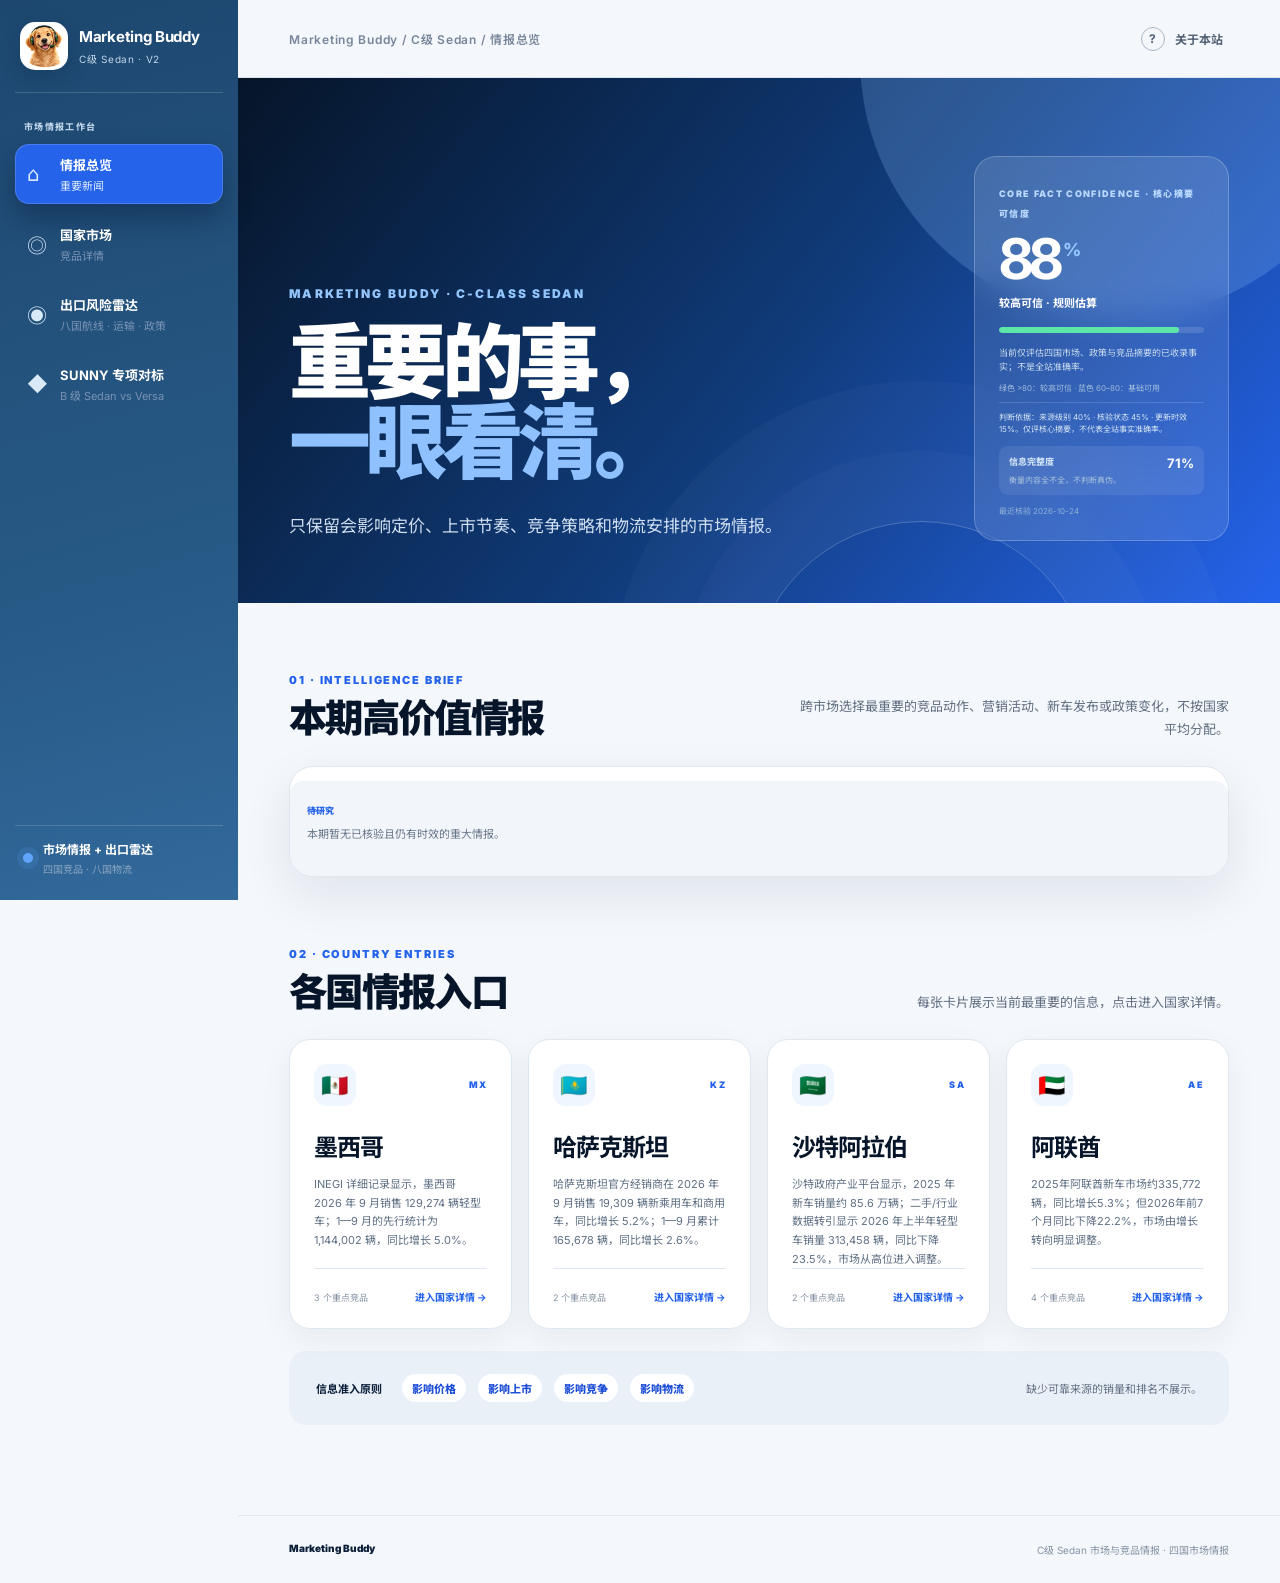
<file: index.html>
<!doctype html>
<html lang="zh-CN">
<head>
  <meta charset="utf-8">
  <meta name="viewport" content="width=device-width, initial-scale=1">
  <meta name="description" content="Marketing Buddy C级 Sedan 市场与竞品情报工作台">
  <title>Marketing Buddy · C级 Sedan</title>
  <link rel="preconnect" href="https://fonts.googleapis.com">
  <link rel="preconnect" href="https://fonts.gstatic.com" crossorigin>
  <link href="https://fonts.googleapis.com/css2?family=Inter:wght@400;500;600;700;800;900&family=Noto+Sans+SC:wght@400;500;600;700;800;900&display=swap" rel="stylesheet">
  <link rel="stylesheet" href="styles.css">
  <link rel="stylesheet" href="radar.css">
</head>
<body>
  <div class="site-shell">
    <aside class="sidebar">
      <a class="brand" href="#/overview" aria-label="Marketing Buddy 首页">
        <span class="brand-avatar"><img src="assets/marketing-buddy-golden-retriever.png" alt="Marketing Buddy 金毛标志"></span>
        <span><strong>Marketing Buddy</strong><small>C级 Sedan · V2</small></span>
      </a>

      <div class="nav-label">市场情报工作台</div>
      <nav aria-label="主要导航">
        <a class="nav-item" data-route="overview" href="#/overview"><span>⌂</span><strong>情报总览</strong><small>重要新闻</small></a>
        <a class="nav-item" data-route="markets" href="#/market/MX"><span>◎</span><strong>国家市场</strong><small>竞品详情</small></a>
        <a class="nav-item" data-route="radar" href="#/radar"><span>◉</span><strong>出口风险雷达</strong><small>八国航线 · 运输 · 政策</small></a>
        <a class="nav-item" href="reports/sunny-benchmark-mx.html"><span>◆</span><strong>SUNNY 专项对标</strong><small>B 级 Sedan vs Versa</small></a>
      </nav>

      <div class="sidebar-foot">
        <span class="version-dot"></span>
        <div><strong>市场情报 + 出口雷达</strong><small>四国竞品 · 八国物流</small></div>
      </div>
    </aside>

    <button id="drawerBackdrop" class="drawer-backdrop" aria-label="关闭导航"></button>

    <div class="workspace">
      <header class="topbar">
        <button id="mobileMenu" class="icon-button menu-button" aria-label="打开导航">☰</button>
        <div id="breadcrumb" class="breadcrumb">Marketing Buddy / C级 Sedan</div>
        <button id="helpButton" class="help-button"><span>?</span> 关于本站</button>
      </header>
      <main id="app" class="app" aria-live="polite"></main>
      <footer class="page-footer"><span>Marketing Buddy</span><p>C级 Sedan 市场与竞品情报 · 四国市场情报</p></footer>
    </div>
  </div>

  <dialog id="helpDialog" class="help-dialog">
    <button id="closeHelp" class="dialog-close" aria-label="关闭">×</button>
    <span class="dialog-kicker">ABOUT THIS REPORT</span>
    <h2>关于 Marketing Buddy</h2>
    <p>本站汇总四国 C级 Sedan 市场与竞品情报。已核验内容附原始来源；公开价格、优惠和船期会变化，请按链接复查。待复核内容仅作为研究线索。</p>
    <ul><li>不展示内部目标车型名称</li><li>不使用未经核验的销量和排名</li><li>每条正式信息保留可点击来源</li></ul>
  </dialog>

  <script src="data/public.bundle.js"></script>
  <script src="assets/radar-land.js"></script>
  <script src="data/radar.bundle.js"></script>
  <script src="radar.js"></script>
  <script src="app.js"></script>
</body>
</html>
</file>
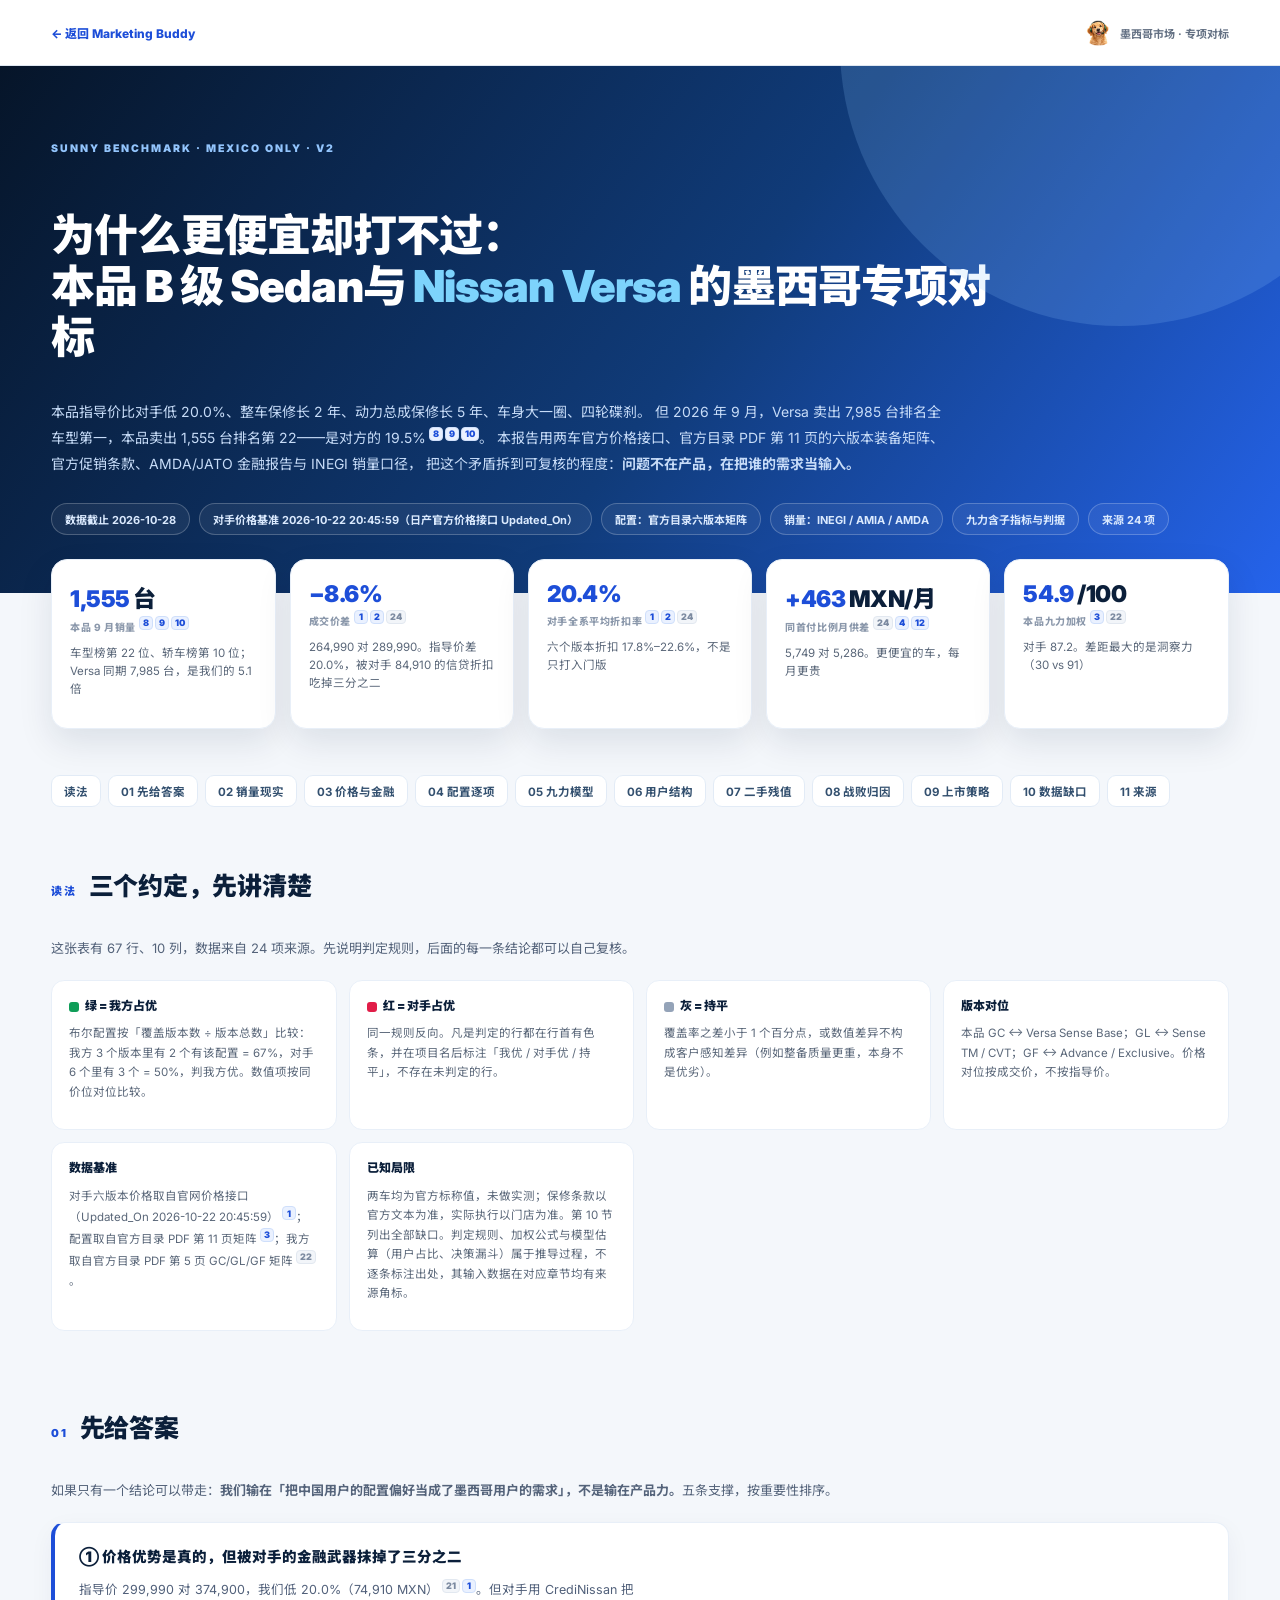
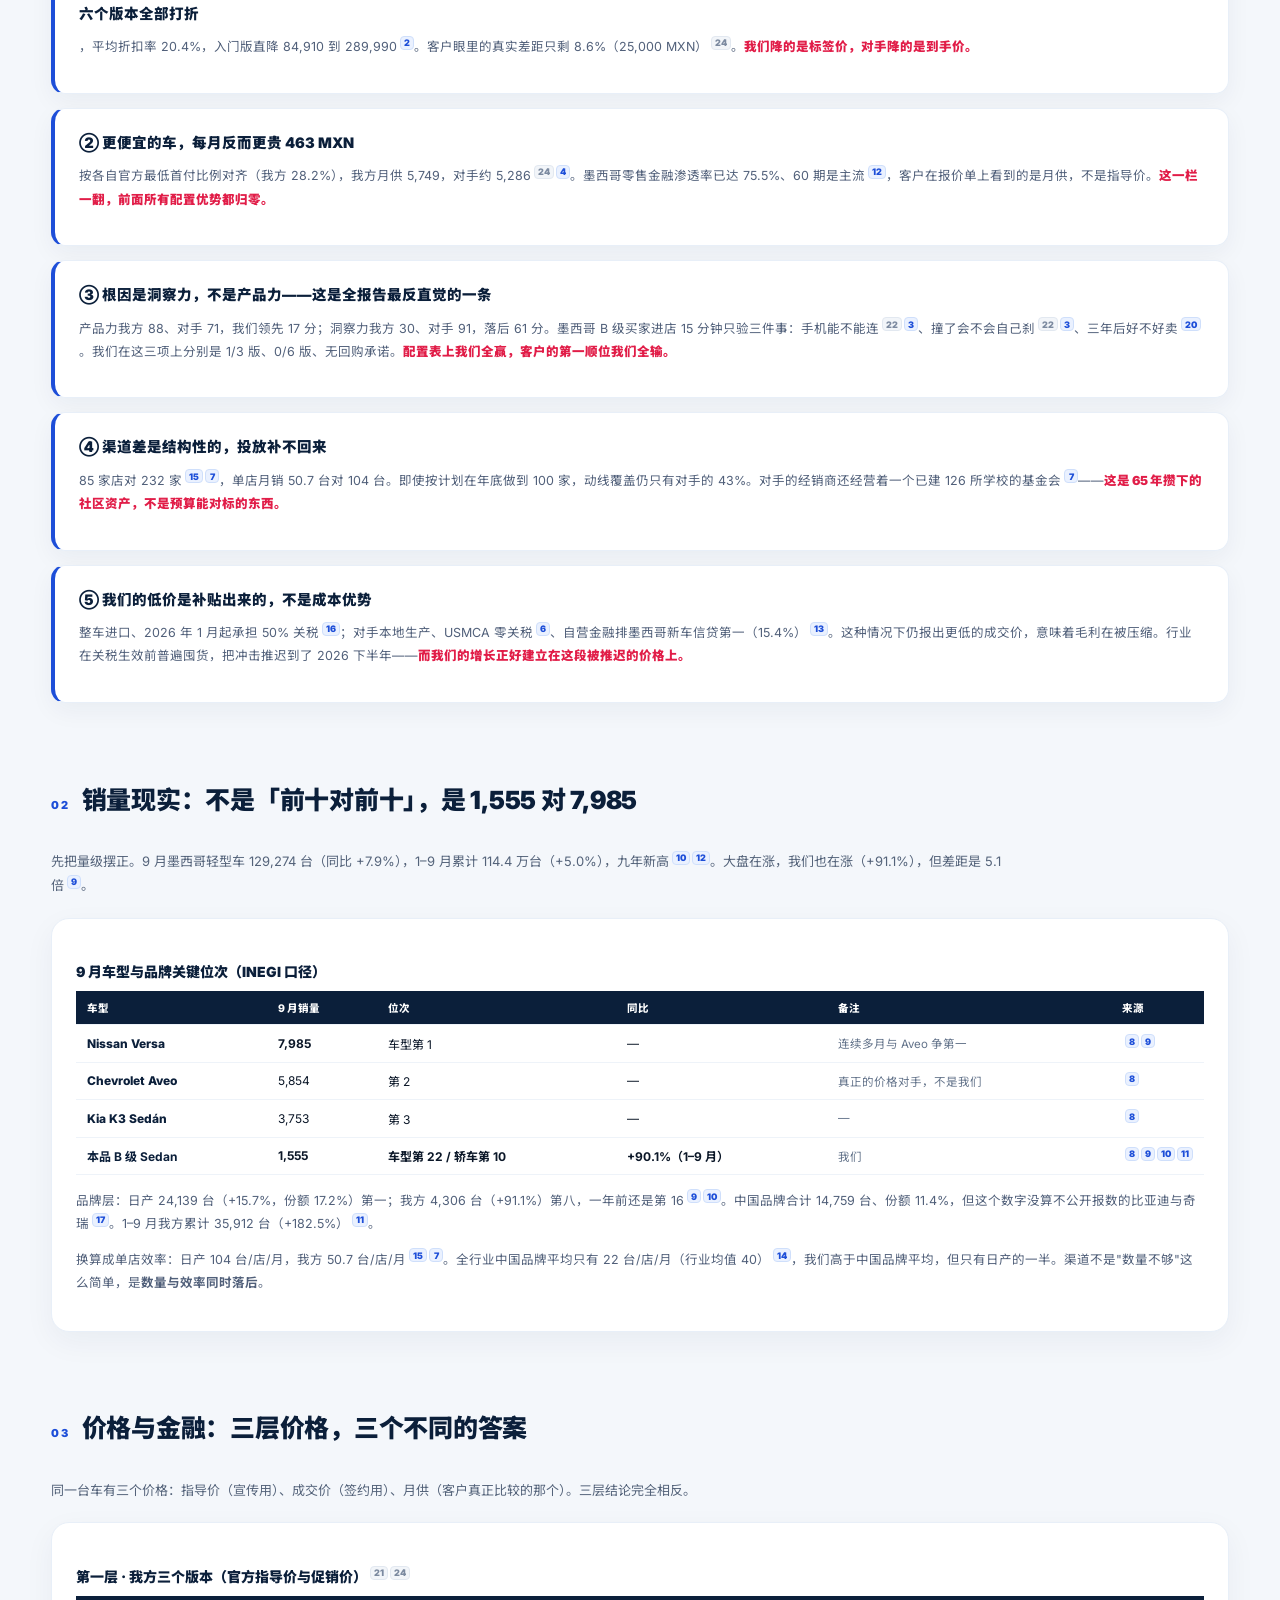
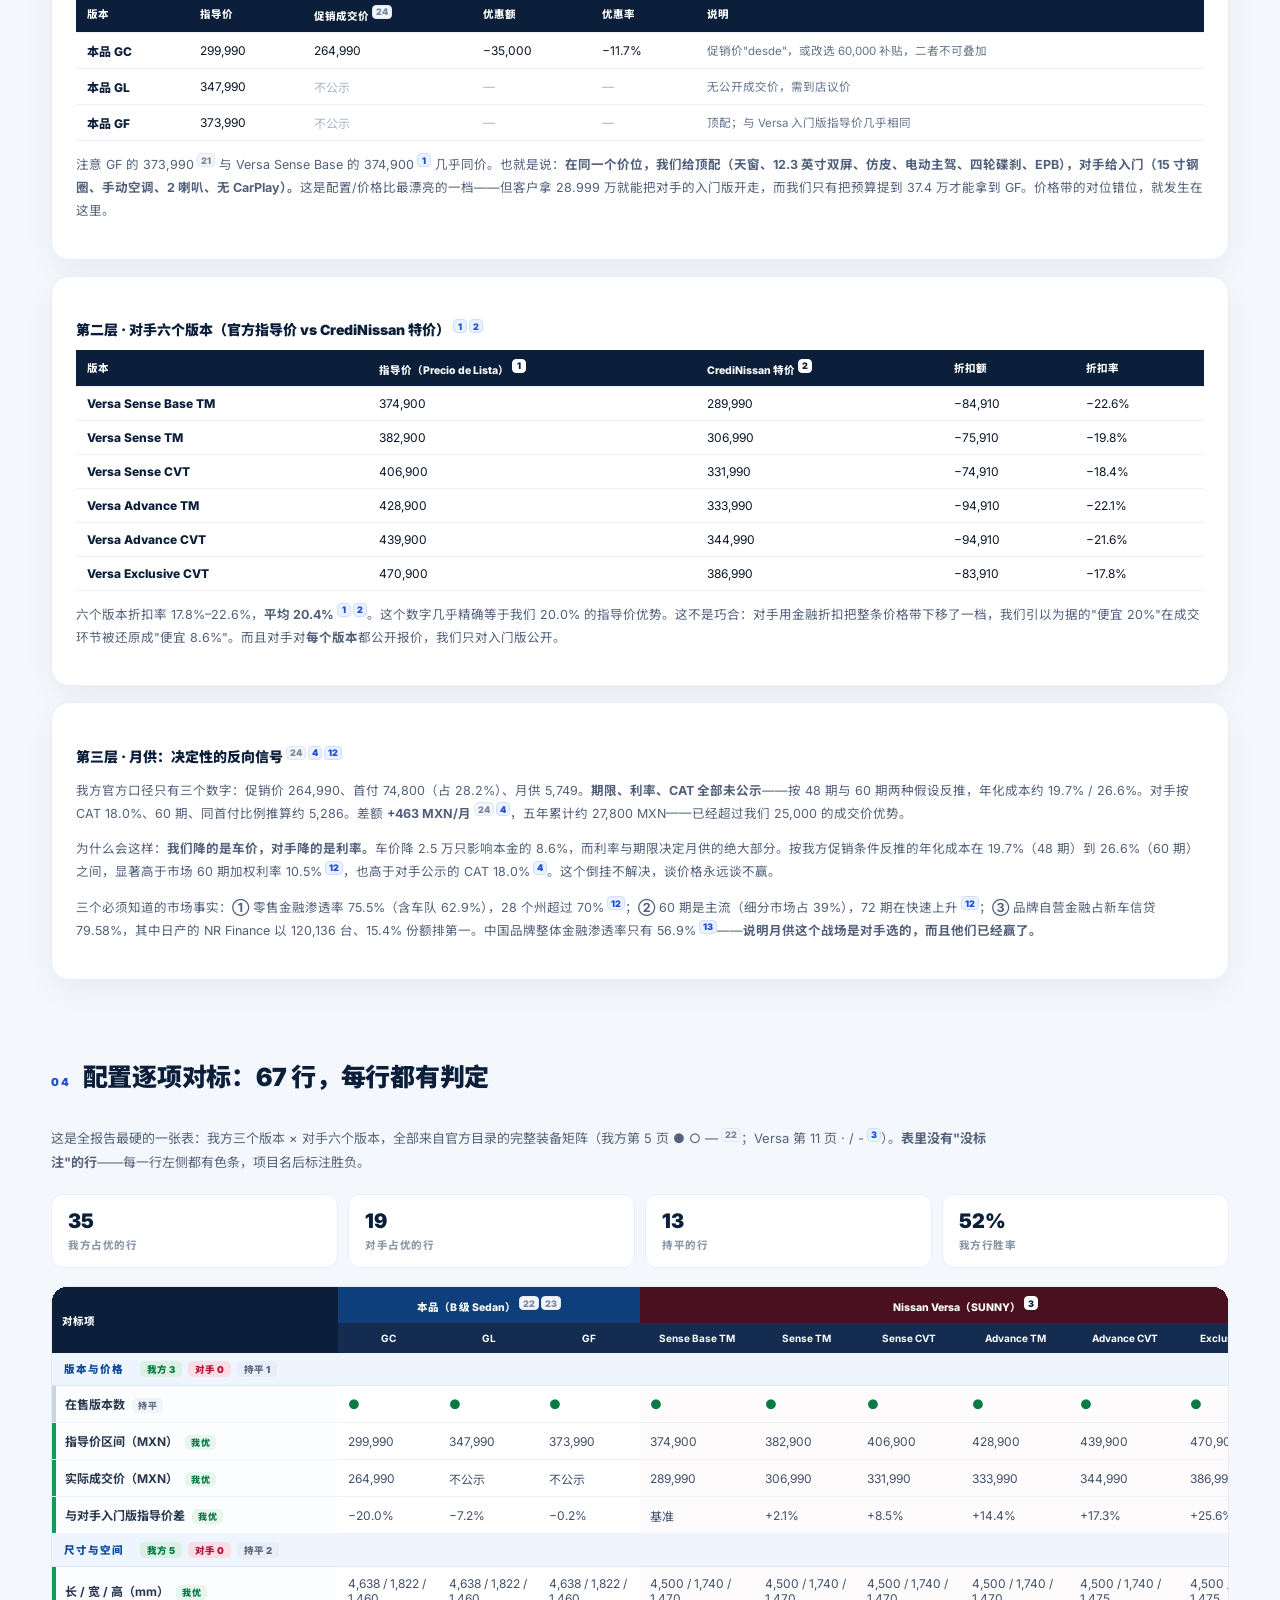
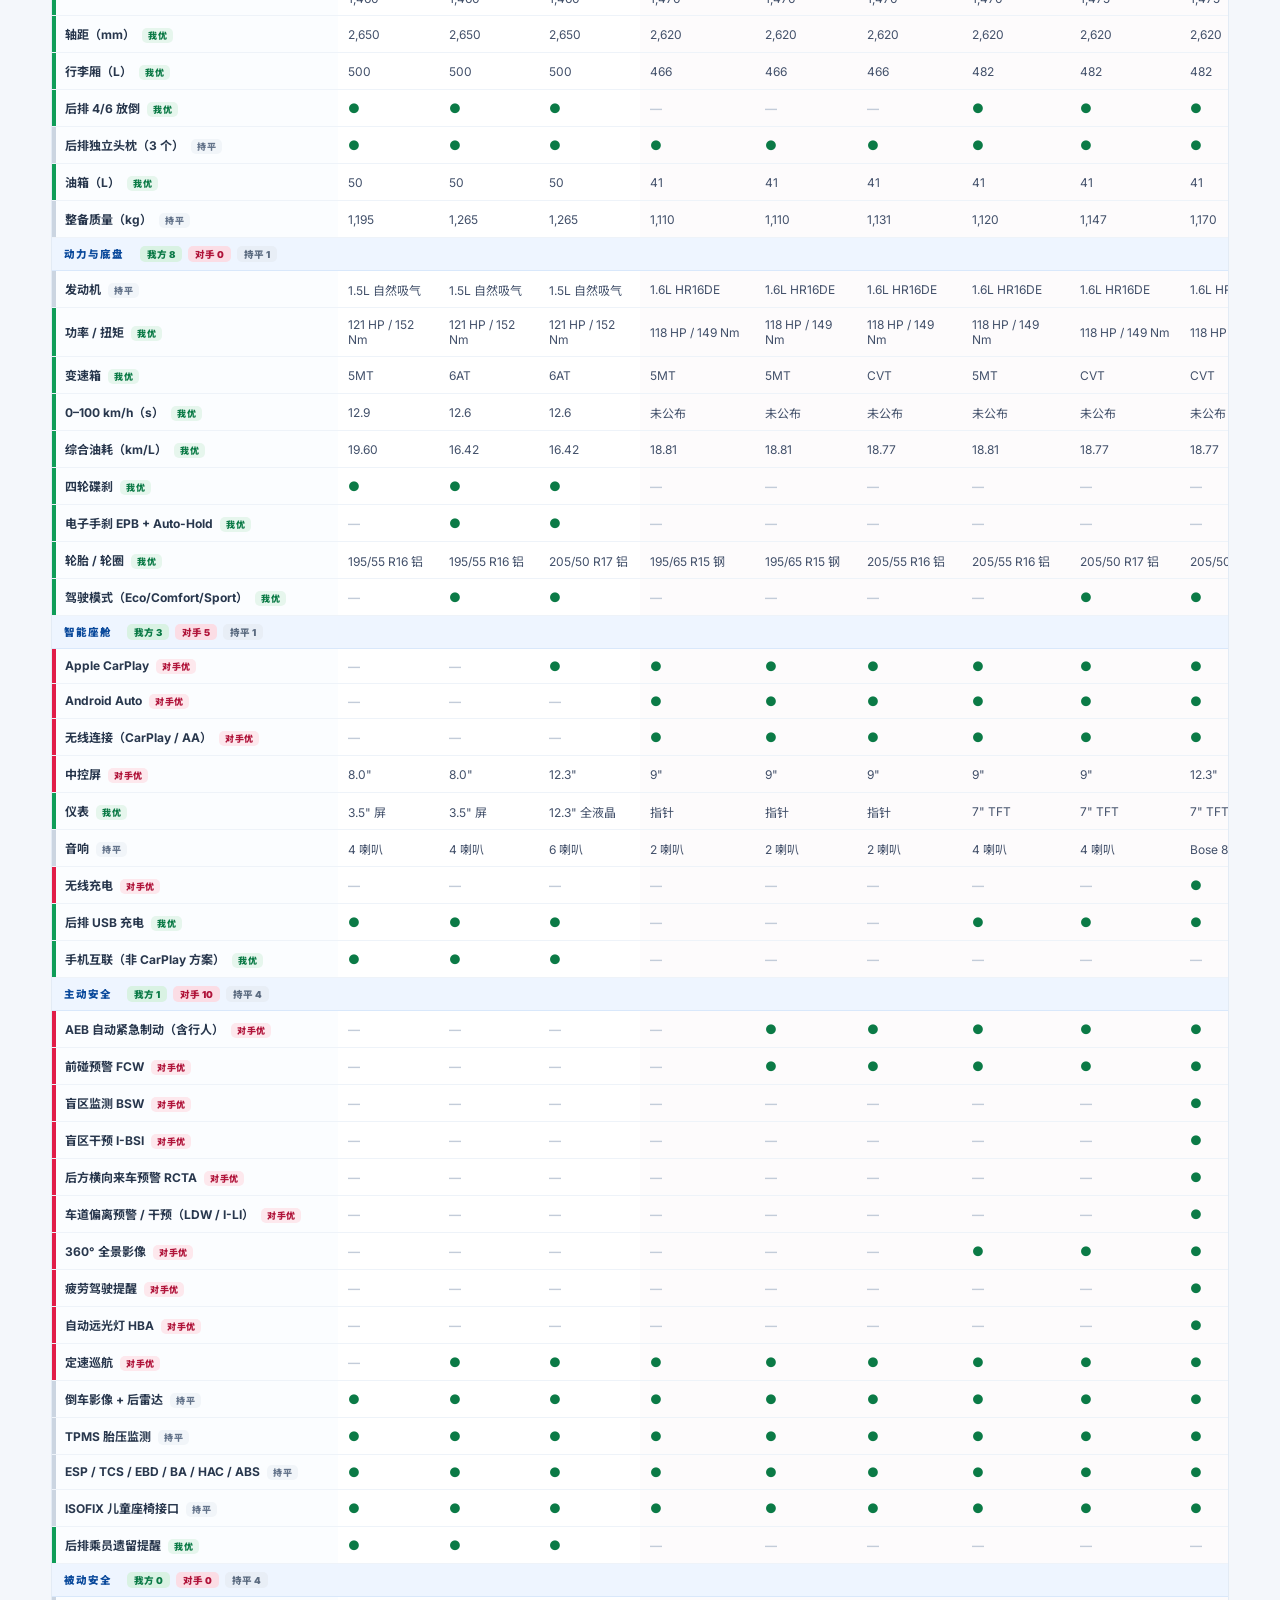
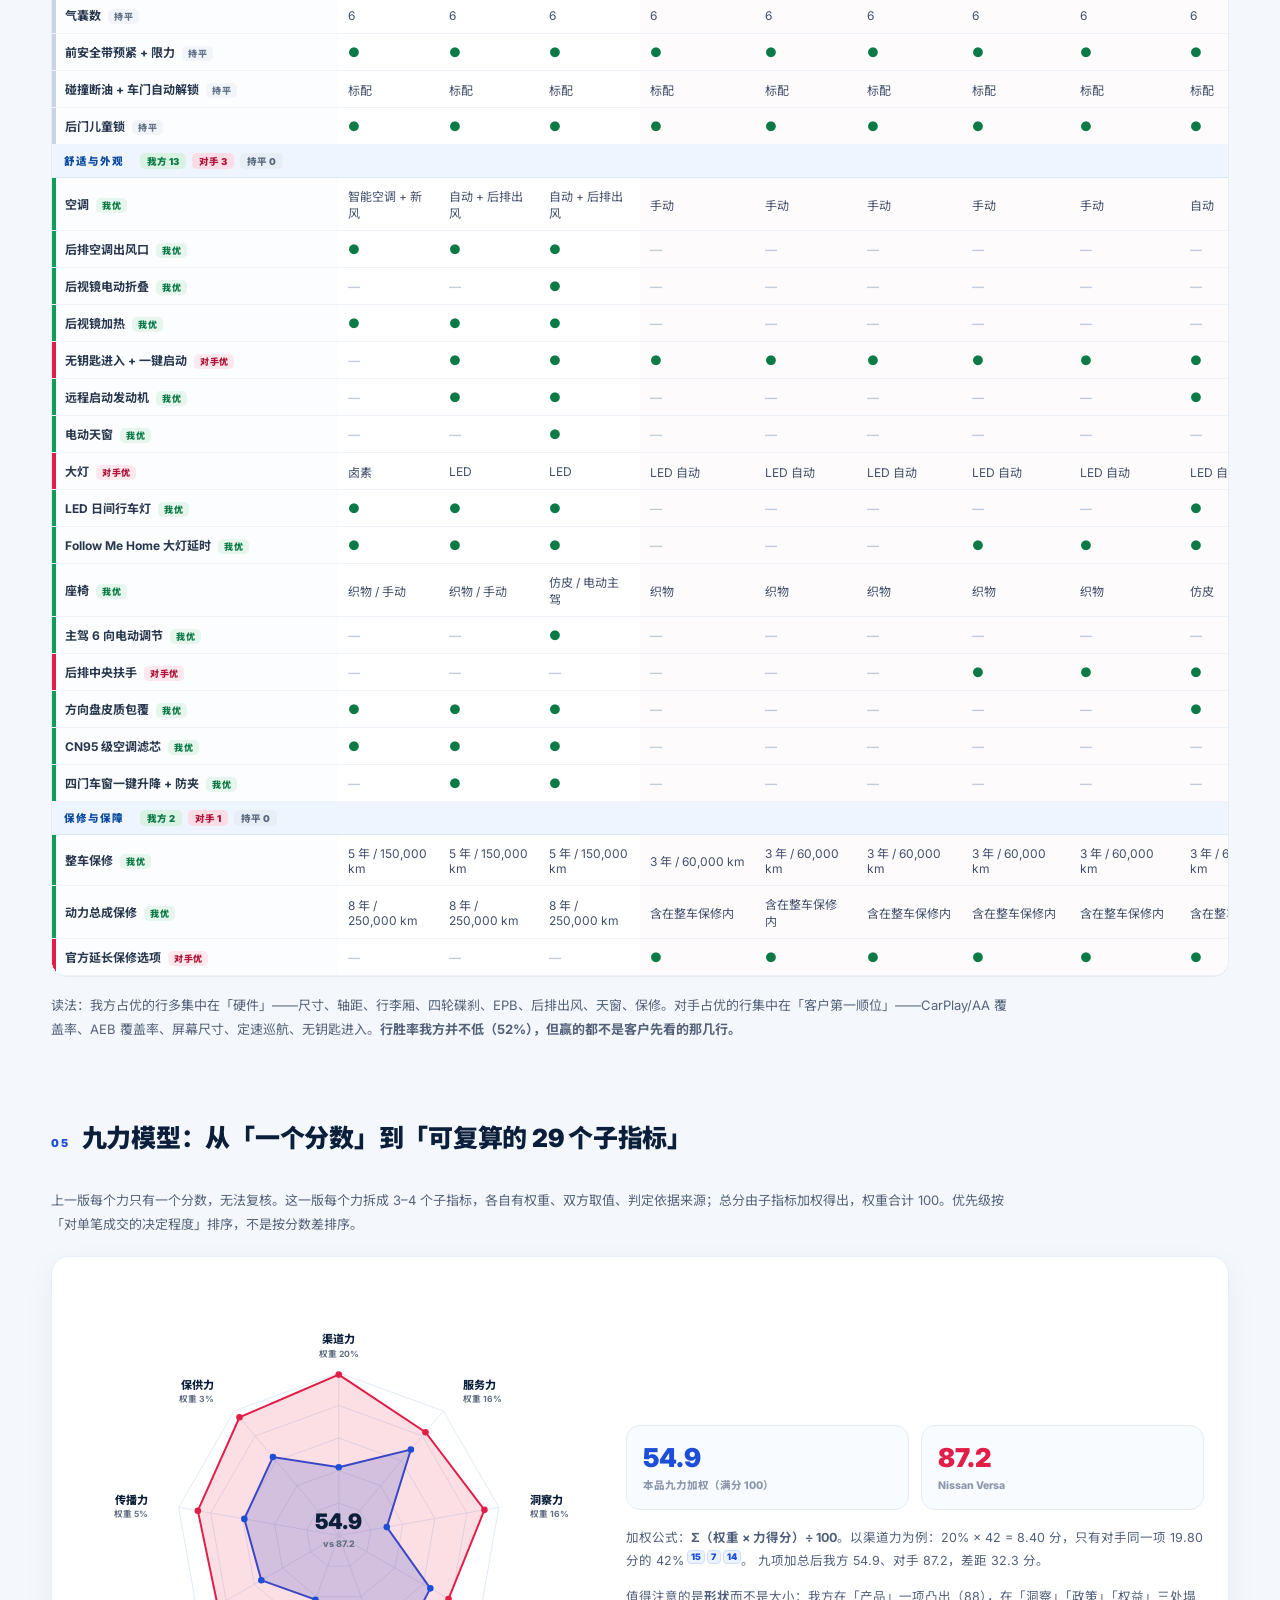
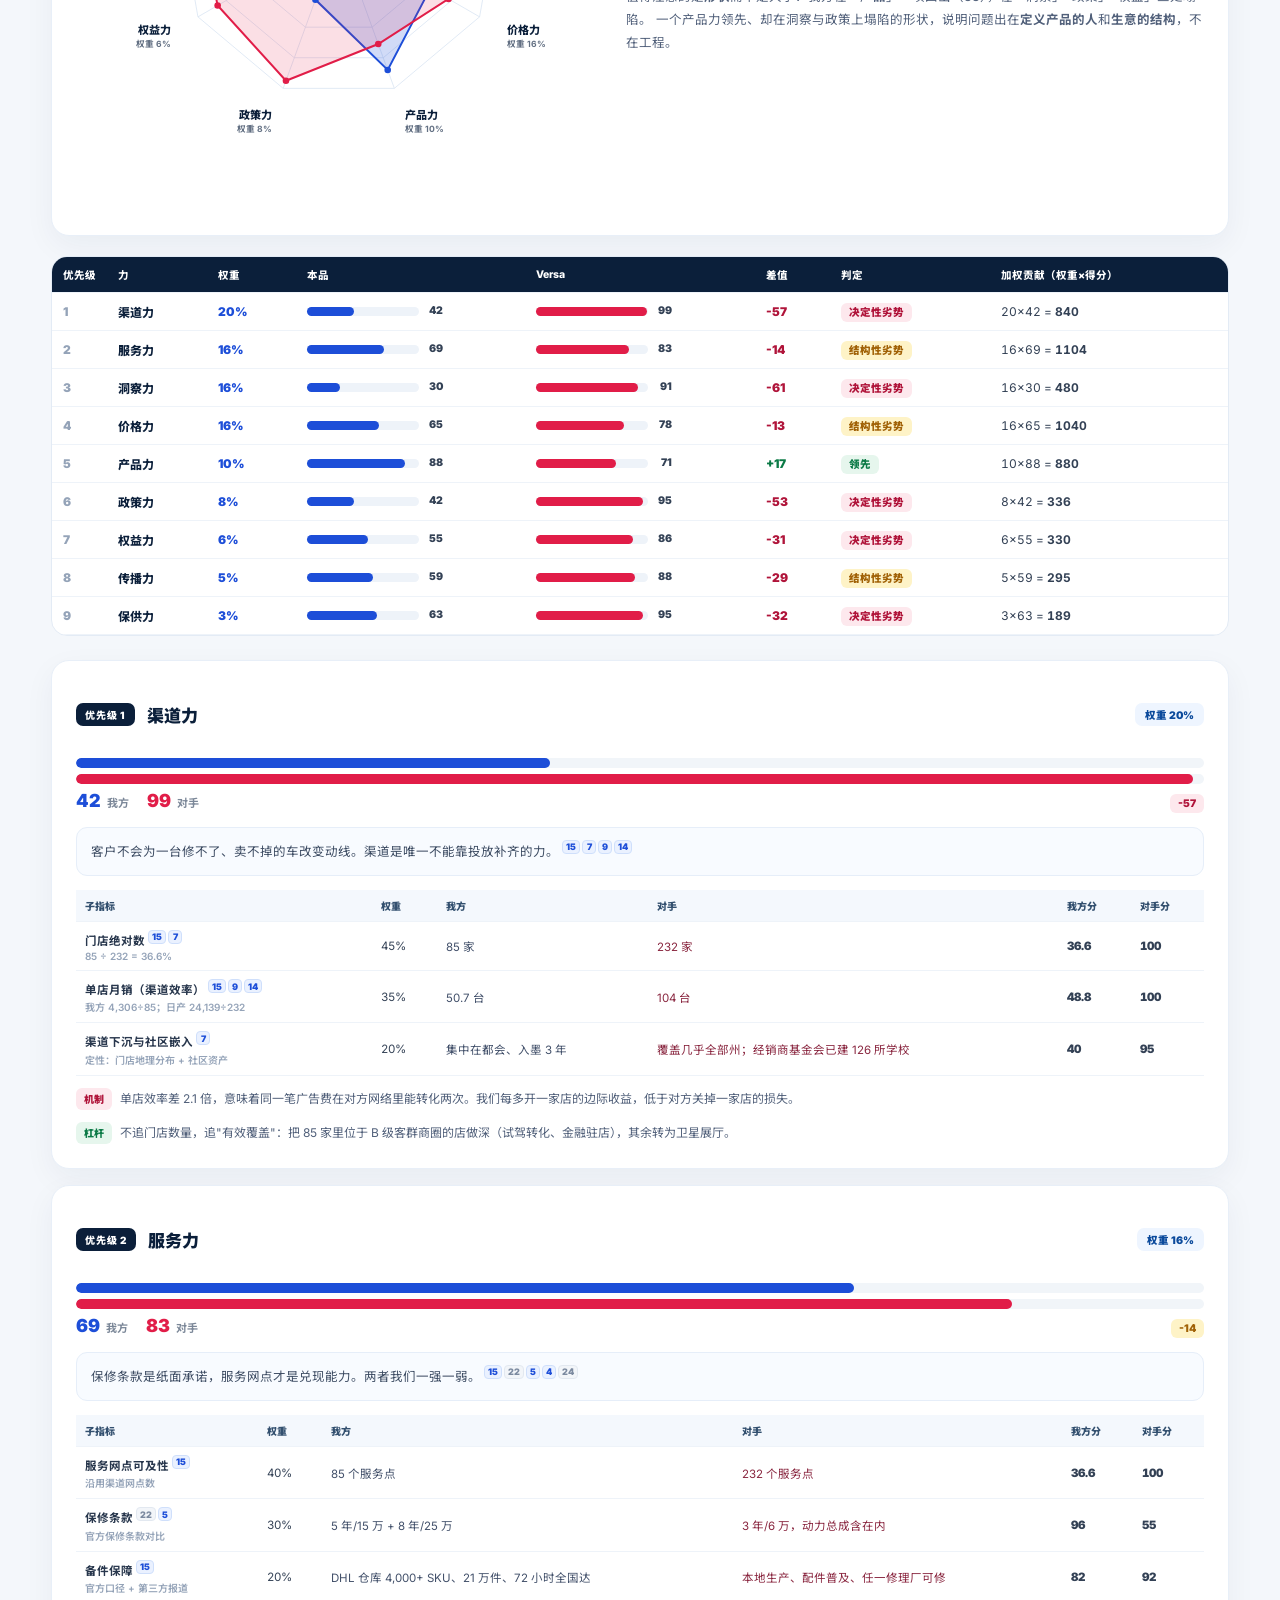
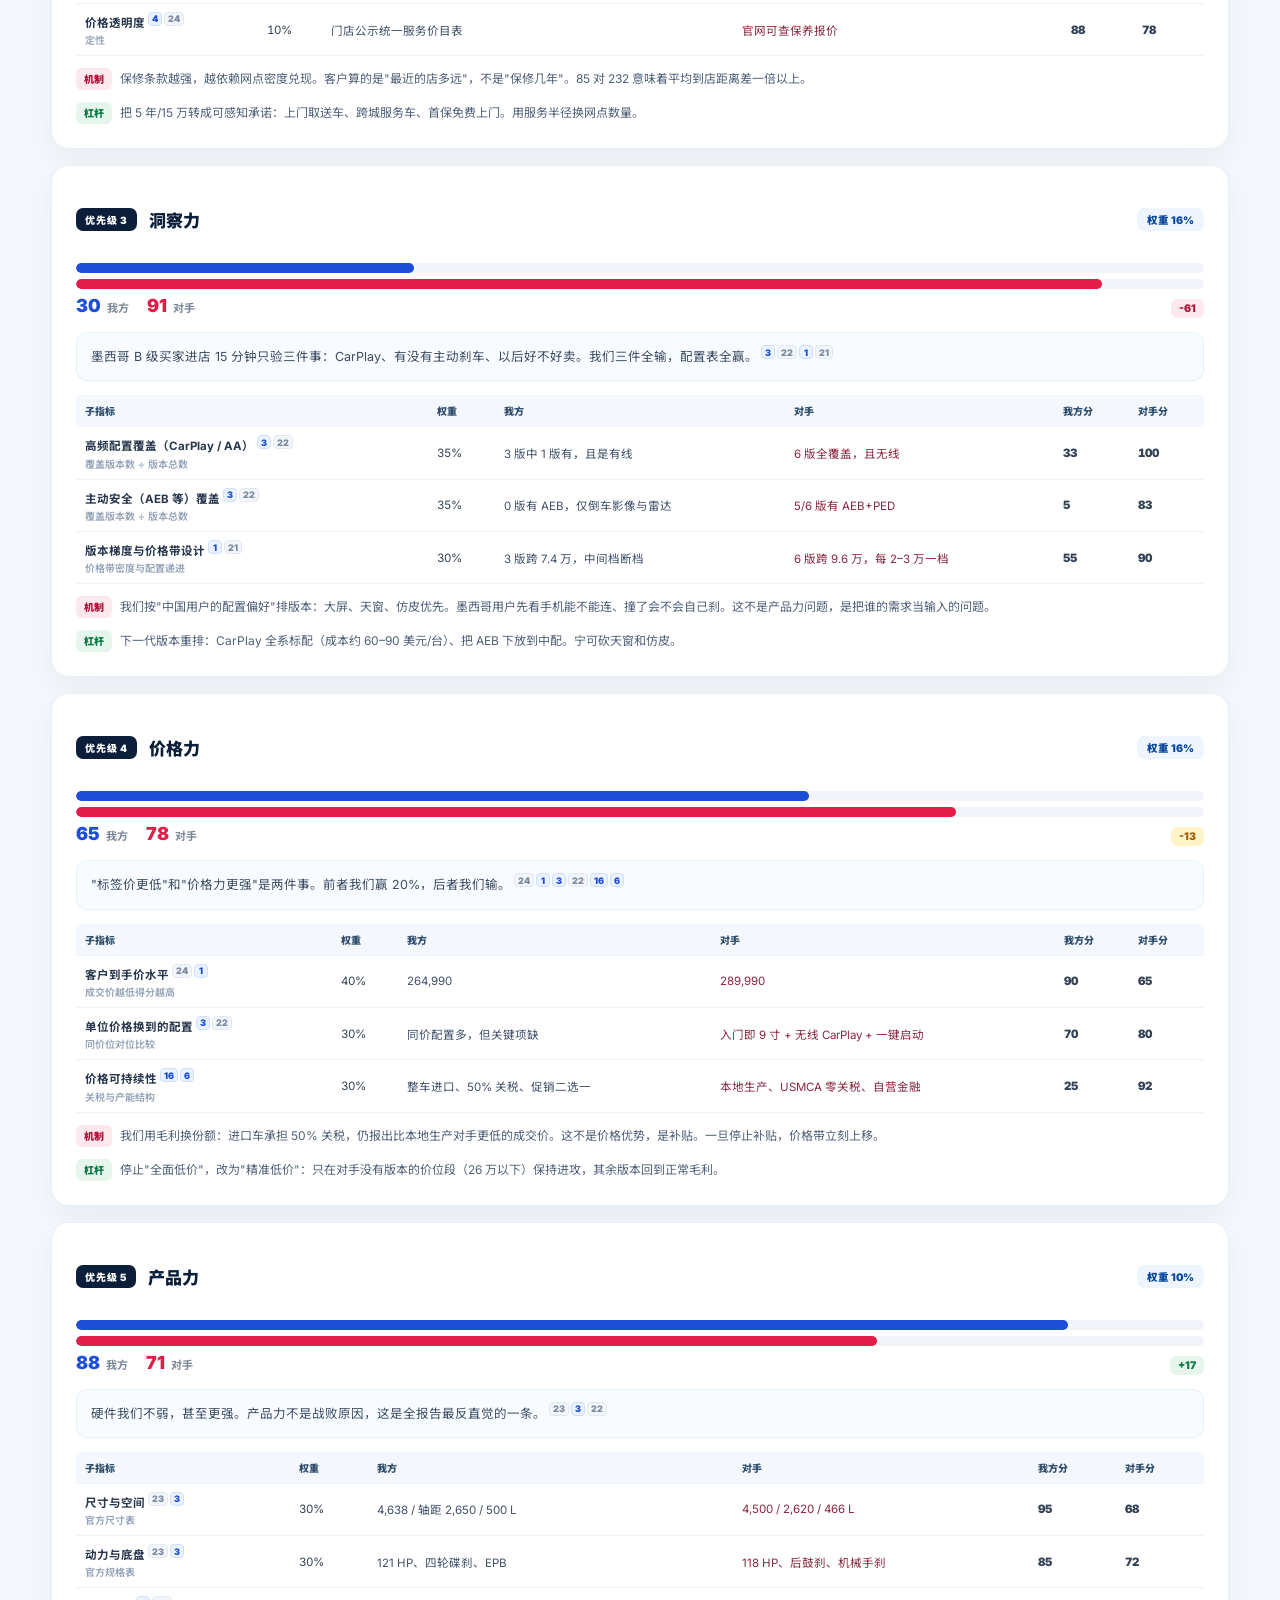
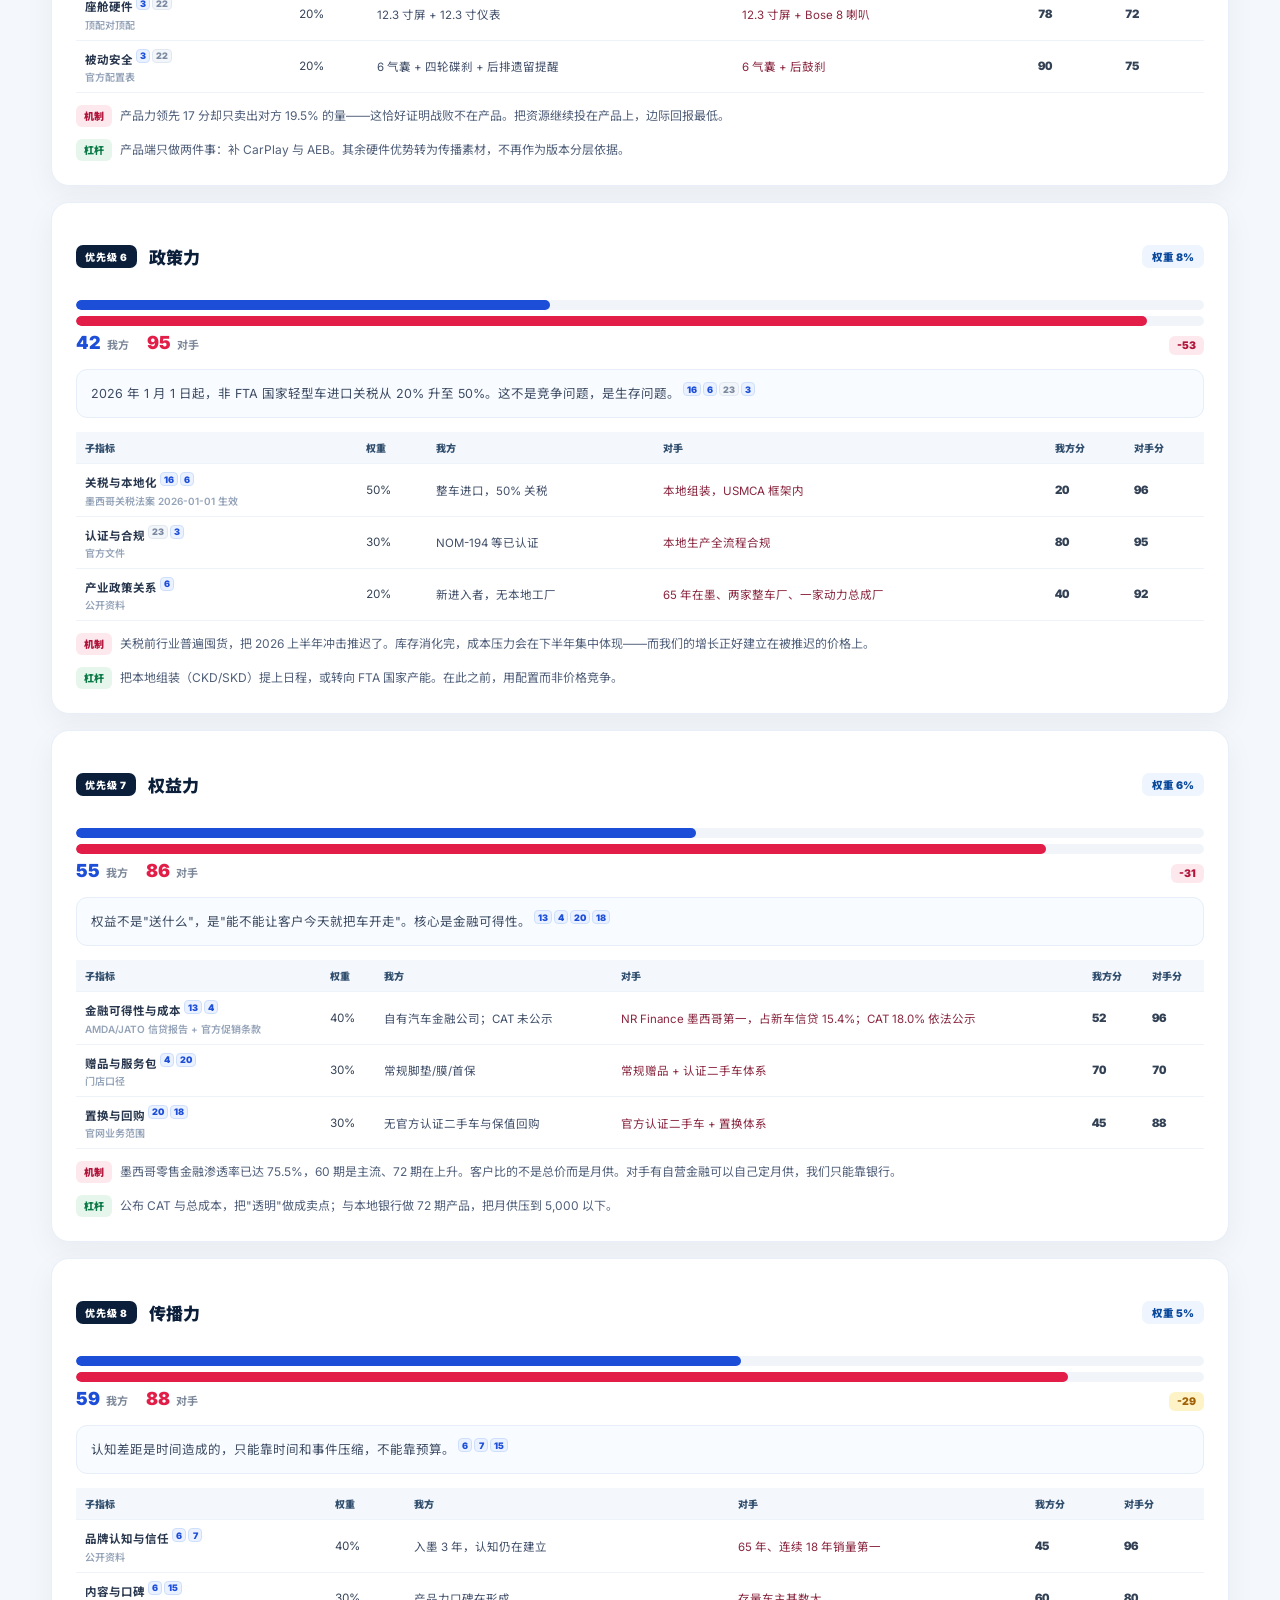
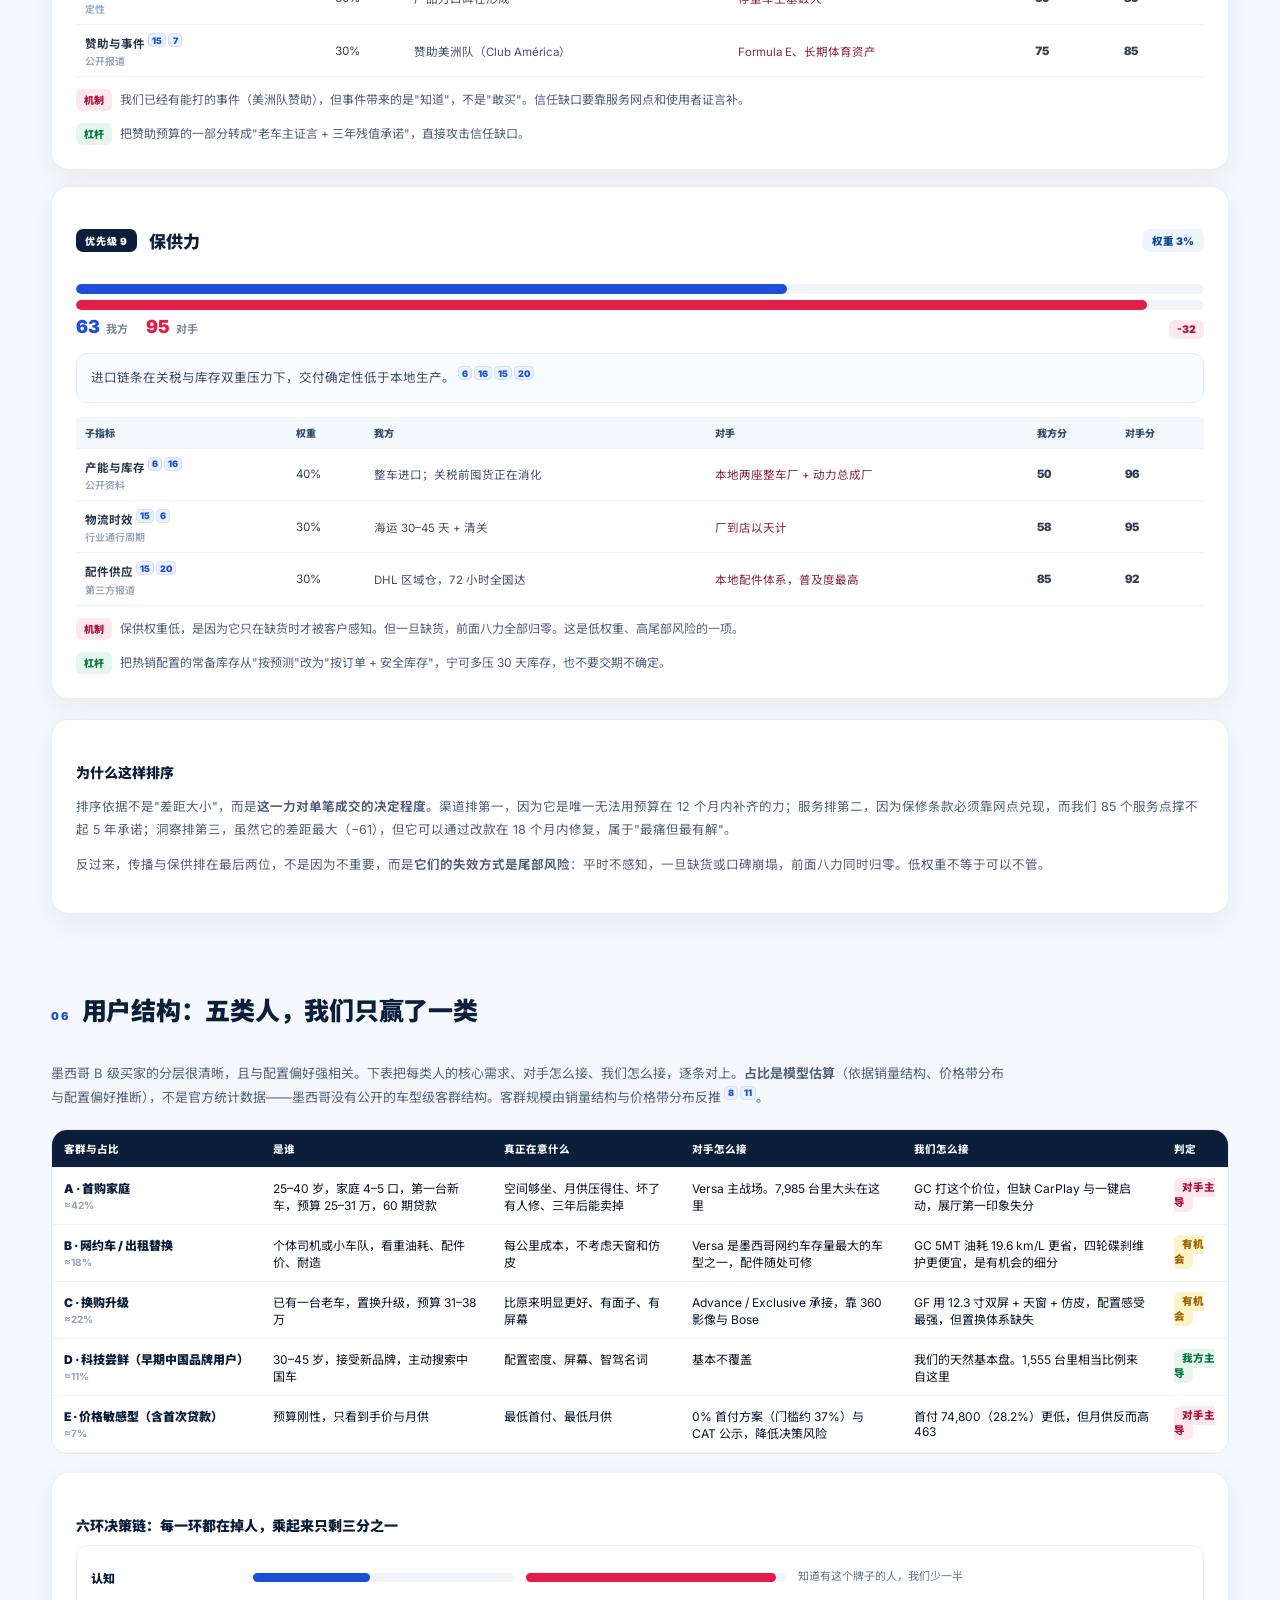
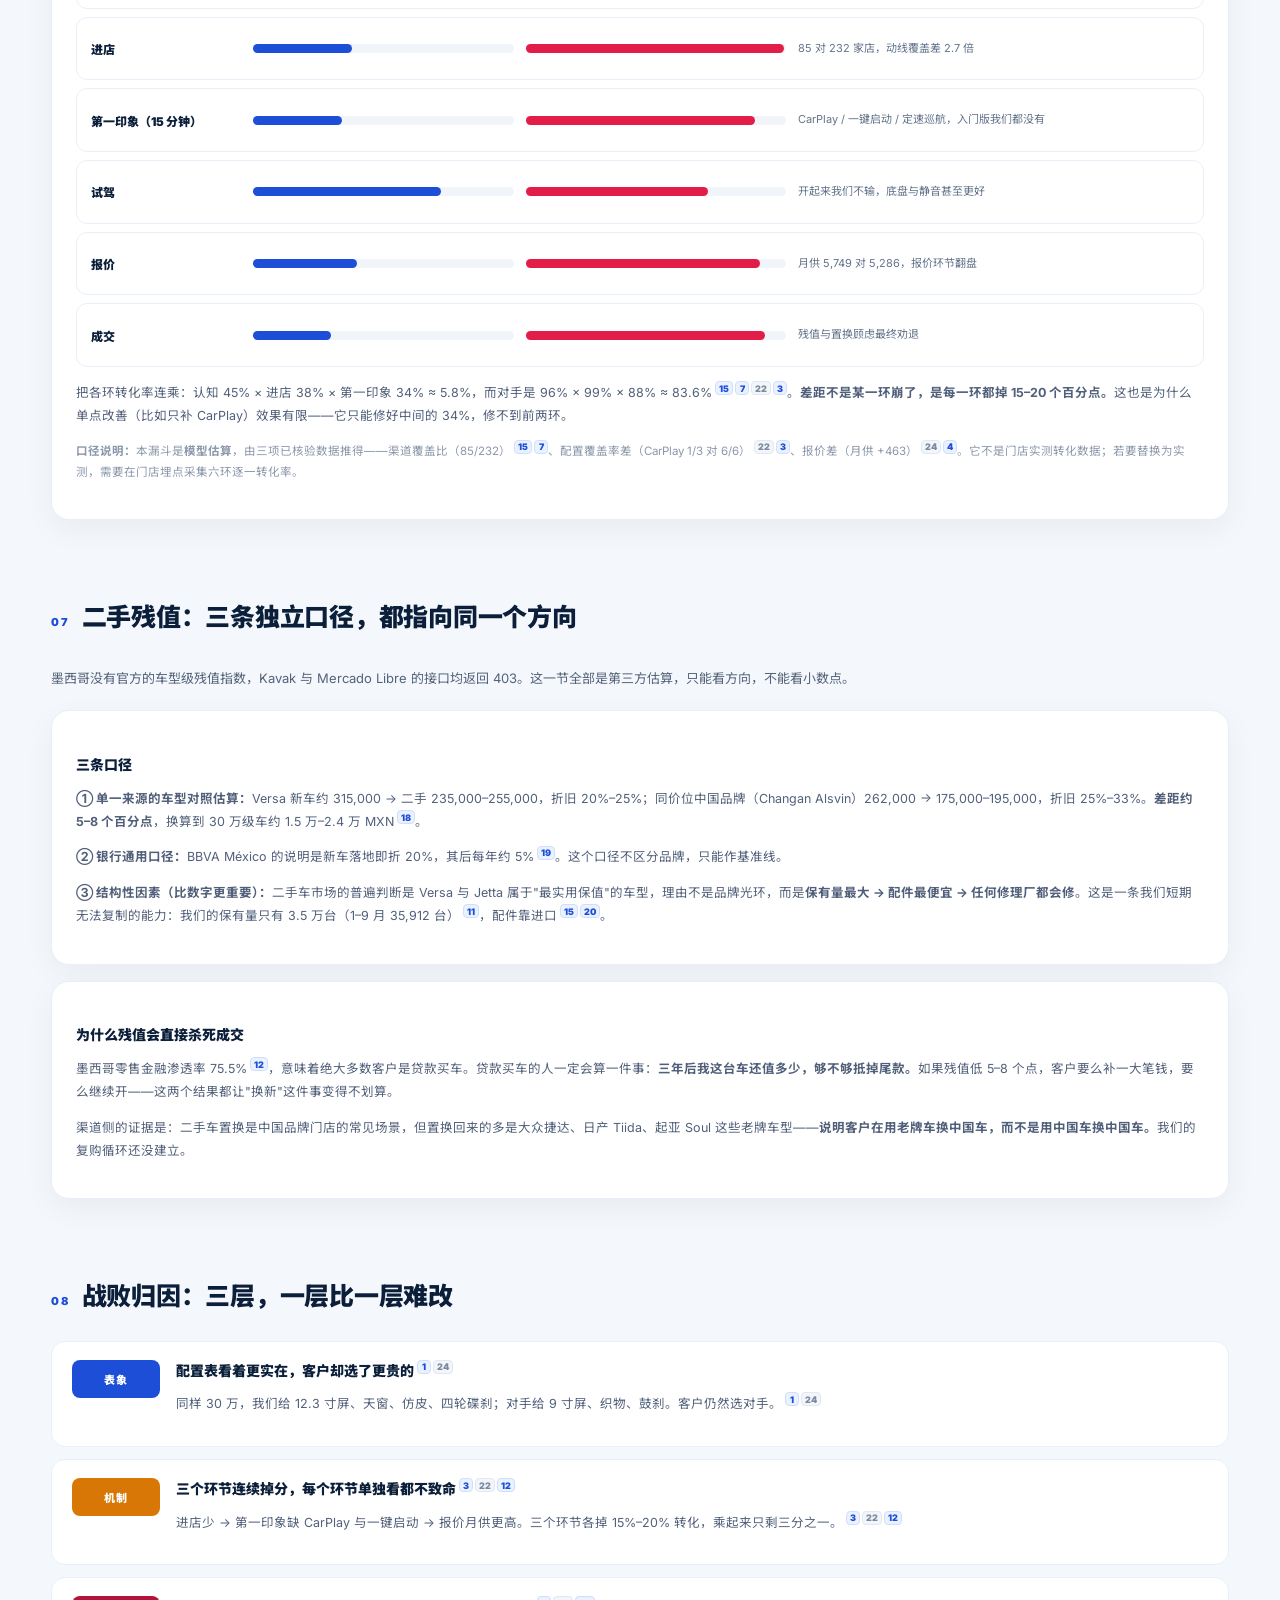
<file: reports/sunny-benchmark-mx.html>
<!doctype html>
<html lang="zh-CN">
<head>
<meta charset="utf-8">
<meta name="viewport" content="width=device-width, initial-scale=1">
<title>SUNNY 专项对标 · 本品 B 级 Sedan vs Nissan Versa 2026 · 墨西哥 | Marketing Buddy</title>
<meta name="description" content="本品 B 级 Sedan与日产 Versa（SUNNY）墨西哥市场专项对标：六版本价格与配置逐项对比、九力深层模型、用户结构与战败归因。">
<link rel="preconnect" href="https://fonts.googleapis.com">
<link rel="preconnect" href="https://fonts.gstatic.com" crossorigin>
<link href="https://fonts.googleapis.com/css2?family=Inter:wght@400;500;600;700;800;900&family=Noto+Sans+SC:wght@400;500;600;700;800;900&display=swap" rel="stylesheet">
<link rel="stylesheet" href="../styles.css">
<style>
  .rp-wrap { min-height:100vh; background:var(--canvas); }
  .rp-top { position:sticky; top:0; z-index:40; display:flex; align-items:center; gap:14px; height:66px; padding:0 clamp(18px,4vw,54px); background:rgba(255,255,255,.93); backdrop-filter:blur(16px); border-bottom:1px solid var(--line); }
  .rp-top .bk { display:inline-flex; align-items:center; gap:8px; font-size:12px; font-weight:800; color:var(--blue-700); }
  .rp-top .who { margin-left:auto; display:flex; align-items:center; gap:9px; font-size:11px; font-weight:700; color:var(--muted); }
  .rp-top .who img { width:26px; height:26px; border-radius:9px; object-fit:cover; }
  .rp { width:min(1320px,100%); margin:auto; padding:0 clamp(18px,4vw,54px) 96px; }

  .rp-hero { position:relative; overflow:hidden; margin:0 calc(clamp(18px,4vw,54px) * -1) 0; padding:70px clamp(18px,4vw,54px) 58px; color:#fff; background:linear-gradient(126deg,#061529 0%,#103b79 54%,#2563eb 100%); }
  .rp-hero::before { content:""; position:absolute; width:560px; height:560px; right:-120px; top:-300px; border-radius:50%; background:rgba(147,197,253,.18); }
  .rp-kick { display:inline-block; font-size:10.5px; font-weight:900; letter-spacing:.19em; color:#93c5fd; margin-bottom:18px; }
  .rp-hero h1 { font-size:clamp(26px,3.5vw,44px); line-height:1.16; font-weight:900; letter-spacing:-.02em; max-width:960px; }
  .rp-hero h1 span { color:#7dd3fc; }
  .rp-sub { margin-top:20px; max-width:900px; font-size:14px; line-height:1.85; color:#c7dcf8; }
  .rp-meta { display:flex; flex-wrap:wrap; gap:9px; margin-top:26px; }
  .rp-meta span { padding:7px 13px; border:1px solid rgba(255,255,255,.22); border-radius:999px; font-size:11px; font-weight:700; color:#dbeafe; background:rgba(255,255,255,.06); }

  .kpi5 { display:grid; grid-template-columns:repeat(5,1fr); gap:14px; margin:-34px 0 46px; position:relative; z-index:5; }
  .kpi5 > div { padding:20px 18px 18px; background:#fff; border-radius:16px; box-shadow:0 14px 34px rgba(11,31,58,.10); border:1px solid #e8eff8; }
  .kpi5 b { display:block; font-size:23px; font-weight:900; color:#0b1f3a; letter-spacing:-.02em; }
  .kpi5 b em { font-style:normal; color:#1d4ed8; }
  .kpi5 small { display:block; margin-top:2px; font-size:10px; font-weight:800; color:#8b98ab; letter-spacing:.06em; text-transform:uppercase; }
  .kpi5 p { margin-top:10px; font-size:11.5px; line-height:1.6; color:#5a6779; }

  .toc { display:flex; flex-wrap:wrap; gap:7px; margin-bottom:38px; }
  .toc a { padding:7px 12px; border-radius:9px; background:#fff; border:1px solid #e2ebf6; font-size:11.5px; font-weight:700; color:#33506f; }
  .toc a:hover { border-color:#b9d2f2; color:#1d4ed8; }

  .sec { margin-bottom:56px; scroll-margin-top:80px; }
  .sec-head { display:flex; align-items:baseline; gap:12px; margin-bottom:8px; }
  .sec-no { font-size:11px; font-weight:900; letter-spacing:.16em; color:#1d4ed8; }
  .sec-head h2 { font-size:clamp(19px,2.1vw,25px); font-weight:900; color:#0b1f3a; letter-spacing:-.01em; }
  .sec-lead { max-width:960px; font-size:13px; line-height:1.85; color:#54637a; margin-bottom:20px; }

  .card { padding:24px; background:#fff; border:1px solid #e8eff8; border-radius:18px; box-shadow:0 10px 30px rgba(20,48,88,.05); }
  .card + .card { margin-top:16px; }
  .card h4 { font-size:14px; font-weight:900; color:#0b1f3a; margin-bottom:10px; }
  .card p { font-size:12.5px; line-height:1.85; color:#51607a; }

  .answer { display:grid; gap:14px; }
  .ans { padding:22px 24px; background:#fff; border:1px solid #e8eff8; border-left:4px solid #1d4ed8; border-radius:14px; box-shadow:0 8px 24px rgba(20,48,88,.05); }
  .ans b { display:block; font-size:14.5px; font-weight:900; color:#0b1f3a; margin-bottom:7px; }
  .ans p { font-size:12.5px; line-height:1.85; color:#51607a; }
  .ans i { font-style:normal; font-weight:900; color:#e11d48; }
  .ans.u { border-left-color:#0f9d58; }
  .ans.u i { color:#0f7a44; }

  .legend { display:grid; grid-template-columns:repeat(auto-fit,minmax(240px,1fr)); gap:12px; }
  .lg { padding:15px 17px; background:#fff; border:1px solid #e8eff8; border-radius:13px; }
  .lg b { display:block; font-size:12px; font-weight:900; color:#0b1f3a; margin-bottom:6px; }
  .lg p { font-size:11.5px; line-height:1.7; color:#5a6779; }
  .sw { display:inline-block; width:10px; height:10px; border-radius:3px; margin-right:6px; vertical-align:middle; }
  .sw.us { background:#0f9d58; } .sw.them { background:#e11d48; } .sw.tie { background:#94a3b8; }

  .tbl-scroll { overflow-x:auto; border:1px solid #e3ebf5; border-radius:16px; background:#fff; }
  table.cmp { width:100%; min-width:1240px; border-collapse:collapse; font-size:12px; }
  table.cmp th, table.cmp td { padding:9px 10px; text-align:left; border-bottom:1px solid #eef3f9; vertical-align:middle; }
  table.cmp thead th { position:sticky; top:0; z-index:3; background:#0b1f3a; color:#fff; font-size:10.5px; font-weight:800; border-bottom:0; white-space:nowrap; }
  table.cmp thead tr:first-child th { height:33px; box-sizing:border-box; }
  table.cmp thead tr:nth-child(2) th { top:33px; background:#132c4f; font-size:10px; font-weight:700; }
  table.cmp thead th.hu { background:#0f3f7a; text-align:center; }
  table.cmp thead th.hv { background:#4a1020; text-align:center; }
  table.cmp thead th.vh { text-align:center; }
  table.cmp tbody th { width:286px; min-width:286px; font-weight:700; color:#28374d; background:#fbfdff; position:relative; padding-left:13px; }
  table.cmp tbody th::before { content:""; position:absolute; left:0; top:0; bottom:0; width:4px; }
  table.cmp tbody th.rv-us::before { background:#0f9d58; }
  table.cmp tbody th.rv-them::before { background:#e11d48; }
  table.cmp tbody th.rv-tie::before { background:#cbd5e1; }
  table.cmp td { color:#42506a; }
  table.cmp td.tv { background:#fdfbfc; }
  .yes { color:#0b7a46; font-weight:900; font-size:13px; }
  .no { color:#c3ccd9; font-weight:700; }
  .mk { display:inline-block; margin-left:7px; padding:1px 6px; border-radius:5px; font-style:normal; font-size:9px; font-weight:900; letter-spacing:.04em; white-space:nowrap; }
  .mk-us { background:#e6f6ed; color:#0b7a46; }
  .mk-them { background:#fde8ed; color:#b0143a; }
  .mk-tie { background:#f1f5f9; color:#64748b; }
  table.cmp tr.tbl-group td { background:#eef5ff; color:#0b4a9c; font-size:10.5px; font-weight:900; letter-spacing:.1em; padding:8px 12px; border-bottom:1px solid #d9e8fb; }
  .gstat { display:inline-flex; gap:6px; margin-left:12px; letter-spacing:0; }
  .gstat i { font-style:normal; padding:1px 7px; border-radius:5px; font-size:9.5px; font-weight:900; }
  .g-us { background:#d9f2e3; color:#0b7a46; }
  .g-them { background:#fbdde5; color:#b0143a; }
  .g-tie { background:#e8eef6; color:#5b6b80; }

  .sum { display:flex; flex-wrap:wrap; gap:10px; margin:16px 0 0; }
  .sum div { flex:1 1 170px; padding:14px 16px; background:#fff; border:1px solid #e8eff8; border-radius:12px; }
  .sum b { display:block; font-size:20px; font-weight:900; color:#0b1f3a; }
  .sum small { font-size:10.5px; font-weight:800; color:#8b98ab; letter-spacing:.05em; }

  .radar-wrap { display:grid; grid-template-columns:minmax(320px,1fr) minmax(360px,1.1fr); gap:24px; align-items:center; }
  .radar-wrap svg { width:100%; height:auto; }
  .radar-side .score { display:flex; gap:12px; margin-bottom:16px; }
  .radar-side .score > div { flex:1; padding:16px; border-radius:14px; background:#f8fbff; border:1px solid #e3ebf5; }
  .radar-side .score b { display:block; font-size:26px; font-weight:900; color:#1d4ed8; }
  .radar-side .score div:last-child b { color:#e11d48; }
  .radar-side .score small { font-size:10.5px; font-weight:800; color:#8b98ab; }

  .ftbl-scroll { overflow-x:auto; border:1px solid #e3ebf5; border-radius:16px; background:#fff; }
  table.ftbl { width:100%; min-width:900px; border-collapse:collapse; font-size:12px; }
  table.ftbl th, table.ftbl td { padding:10px 11px; text-align:left; border-bottom:1px solid #eef3f9; }
  table.ftbl thead th { background:#0b1f3a; color:#fff; font-size:10.5px; font-weight:800; white-space:nowrap; }
  table.ftbl td.rank { width:38px; font-weight:900; color:#94a3b8; }
  table.ftbl th[scope=row] { font-weight:800; color:#0b1f3a; white-space:nowrap; }
  .wcell { font-weight:900; color:#1d4ed8; }
  .num { font-variant-numeric:tabular-nums; color:#334155; }
  .num.b { font-weight:900; }
  .num .r { color:#b0143a; }
  .bar { position:relative; width:112px; height:9px; border-radius:5px; background:#eef3f9; }
  .bar span { position:absolute; inset:0 auto 0 0; border-radius:5px; background:#1d4ed8; }
  .bar.v span { background:#e11d48; }
  .bar i { position:absolute; right:-24px; top:-3px; font-style:normal; font-size:10.5px; font-weight:900; color:#334155; }
  .pos { color:#0b7a46; font-weight:900; }
  .neg { color:#b0143a; font-weight:900; }
  .v-bad { font-style:normal; font-weight:900; font-size:10.5px; color:#b0143a; background:#fde8ed; padding:3px 8px; border-radius:6px; }
  .v-warn { font-style:normal; font-weight:900; font-size:10.5px; color:#a16207; background:#fef3c7; padding:3px 8px; border-radius:6px; }
  .v-flat { font-style:normal; font-weight:900; font-size:10.5px; color:#475569; background:#f1f5f9; padding:3px 8px; border-radius:6px; }
  .v-good { font-style:normal; font-weight:900; font-size:10.5px; color:#0b7a46; background:#e6f6ed; padding:3px 8px; border-radius:6px; }

  .fcard { padding:24px; background:#fff; border:1px solid #e8eff8; border-radius:18px; box-shadow:0 10px 30px rgba(20,48,88,.05); margin-bottom:16px; }
  .fhead { display:flex; align-items:center; gap:12px; margin-bottom:14px; }
  .fpri { padding:4px 9px; border-radius:7px; background:#0b1f3a; color:#fff; font-size:10px; font-weight:900; letter-spacing:.08em; }
  .fhead h3 { font-size:17px; font-weight:900; color:#0b1f3a; }
  .fw { margin-left:auto; padding:4px 10px; border-radius:7px; background:#eef5ff; color:#0b4a9c; font-size:10.5px; font-weight:900; }
  .fscore { margin-bottom:14px; }
  .fbar { height:10px; border-radius:5px; background:#f1f5f9; overflow:hidden; margin-bottom:6px; }
  .fbar span { display:block; height:100%; background:#1d4ed8; border-radius:5px; }
  .fbar.them span { background:#e11d48; }
  .fnum { display:flex; align-items:baseline; gap:6px; font-size:11px; color:#7b8798; font-weight:700; }
  .fnum b { font-size:18px; font-weight:900; color:#1d4ed8; }
  .fnum b.r { color:#e11d48; margin-left:12px; }
  .fnum em { margin-left:auto; }
  .fthesis { font-size:12.5px; line-height:1.8; color:#3d4c63; padding:12px 14px; background:#f8fbff; border-radius:11px; border:1px solid #e6eef9; margin-bottom:14px; }
  .fsubwrap { overflow-x:auto; }
  table.fsub { width:100%; min-width:640px; border-collapse:collapse; font-size:11.5px; }
  table.fsub th, table.fsub td { padding:8px 9px; border-bottom:1px solid #eef3f9; text-align:left; }
  table.fsub thead th { background:#f4f8fd; color:#33506f; font-size:10px; font-weight:900; }
  table.fsub td.sn { font-weight:700; color:#28374d; }
  table.fsub td.sn small { display:block; margin-top:2px; font-size:10px; font-weight:600; color:#94a3b8; }
  table.fsub td.sv { color:#42506a; }
  table.fsub td.sv.r { color:#8a2740; }
  .fmech, .flever { margin-top:12px; font-size:12px; line-height:1.8; color:#51607a; }
  .fmech b, .flever b { display:inline-block; margin-right:8px; padding:2px 8px; border-radius:6px; font-size:10px; font-weight:900; }
  .fmech b { background:#fde8ed; color:#b0143a; }
  .flever b { background:#e6f6ed; color:#0b7a46; }

  table.pricet { width:100%; border-collapse:collapse; font-size:12px; }
  table.pricet th, table.pricet td { padding:9px 11px; border-bottom:1px solid #eef3f9; text-align:left; }
  table.pricet thead th { background:#0b1f3a; color:#fff; font-size:10.5px; font-weight:800; }
  table.pricet th[scope=row] { font-weight:800; color:#0b1f3a; white-space:nowrap; }
  table.pricet td.note, table.pricet td.note-cell { color:#64748b; font-size:11.5px; }
  .muted { color:#a8b3c2; }

  .funnel { display:grid; gap:8px; }
  .fn-row { display:grid; grid-template-columns:150px 1fr 1fr 1.5fr; gap:12px; align-items:center; padding:11px 14px; background:#fff; border:1px solid #e8eff8; border-radius:11px; }
  .fn-row b { font-size:12px; font-weight:900; color:#0b1f3a; }
  .fn-bar { position:relative; height:9px; border-radius:5px; background:#f1f5f9; }
  .fn-bar span { position:absolute; inset:0 auto 0 0; border-radius:5px; }
  .fn-bar.us span { background:#1d4ed8; }
  .fn-bar.them span { background:#e11d48; }
  .fn-row p { font-size:11px; color:#64748b; line-height:1.6; }

  table.utbl { width:100%; min-width:960px; border-collapse:collapse; font-size:12px; }
  table.utbl th, table.utbl td { padding:11px 12px; border-bottom:1px solid #eef3f9; text-align:left; vertical-align:top; }
  table.utbl thead th { background:#0b1f3a; color:#fff; font-size:10.5px; font-weight:800; }
  table.utbl td.seg { font-weight:900; color:#0b1f3a; white-space:nowrap; }
  table.utbl td.seg small { display:block; font-weight:700; color:#94a3b8; font-size:10px; margin-top:3px; }

  .attr3 { display:grid; gap:12px; }
  .at { display:grid; grid-template-columns:88px 1fr; gap:16px; padding:18px 20px; background:#fff; border:1px solid #e8eff8; border-radius:14px; }
  .at .lv { font-size:11px; font-weight:900; letter-spacing:.1em; color:#fff; background:#1d4ed8; border-radius:8px; display:flex; align-items:center; justify-content:center; height:38px; }
  .at:nth-child(2) .lv { background:#d97706; }
  .at:nth-child(3) .lv { background:#b0143a; }
  .at b { display:block; font-size:14px; font-weight:900; color:#0b1f3a; margin-bottom:6px; }
  .at p { font-size:12.5px; line-height:1.8; color:#51607a; }

  .acts { display:grid; gap:12px; }
  .act { display:grid; grid-template-columns:56px 1fr; gap:16px; padding:20px; background:#fff; border:1px solid #e8eff8; border-radius:15px; }
  .act .no { font-size:22px; font-weight:900; color:#dbe6f4; letter-spacing:-.03em; }
  .act h4 { font-size:14px; font-weight:900; color:#0b1f3a; margin-bottom:6px; }
  .act .meta { display:flex; flex-wrap:wrap; gap:7px; margin-bottom:9px; }
  .act .meta span { padding:3px 9px; border-radius:6px; background:#f1f6fd; color:#33506f; font-size:10px; font-weight:800; }
  .act p { font-size:12.5px; line-height:1.8; color:#51607a; }
  .act .kpi { margin-top:9px; padding:9px 12px; background:#f0faf4; border-left:3px solid #0f9d58; border-radius:8px; font-size:11.5px; color:#1a5c3a; }

  table.gtbl { width:100%; border-collapse:collapse; font-size:12px; }
  table.gtbl th, table.gtbl td { padding:10px 12px; border-bottom:1px solid #eef3f9; text-align:left; vertical-align:top; }
  table.gtbl thead th { background:#0b1f3a; color:#fff; font-size:10.5px; font-weight:800; }
  .lv-h { color:#b0143a; font-weight:900; }
  .lv-m { color:#a16207; font-weight:900; }
  .lv-l { color:#0b7a46; font-weight:900; }

  table.pricet td.srccell { white-space:nowrap; width:1%; }
  .refs { display:inline-flex; gap:2px; margin-left:3px; vertical-align:super; letter-spacing:normal; text-transform:none; }
  table.pricet thead a.ref, table.cmp thead a.ref, table.ftbl thead a.ref { background:#fff; border-color:#fff; color:#0b1f3a; }
  a.ref { display:inline-flex; align-items:center; justify-content:center; min-width:14px; height:14px; padding:0 3px; font-size:9px; font-weight:900; line-height:1; color:#1d4ed8; background:#eaf1ff; border:1px solid #cfdffb; border-radius:4px; text-decoration:none; }
  a.ref:hover { background:#1d4ed8; color:#fff; border-color:#1d4ed8; }
  .ref-own { display:inline-flex; align-items:center; justify-content:center; min-width:14px; height:14px; padding:0 3px; font-size:9px; font-weight:900; line-height:1; color:#7c8aa0; background:#f2f5f9; border:1px solid #e2e8f0; border-radius:4px; font-style:normal; cursor:help; }
  .src-cnt { font-size:9.5px; font-weight:800; color:#0f9d58; background:#eefaf3; border-radius:5px; padding:2px 6px; white-space:nowrap; }
  .src-cnt.zero { color:#94a3b8; background:#f4f6f9; }
  ul.src { list-style:none; display:grid; gap:8px; }
  ul.src li { display:grid; grid-template-columns:34px 1fr auto auto; gap:10px; align-items:center; padding:10px 13px; background:#fff; border:1px solid #e8eff8; border-radius:10px; font-size:12px; }
  .src-idx { font-size:10.5px; font-weight:900; color:#94a3b8; }
  ul.src a { color:#1d4ed8; font-weight:700; text-decoration:underline; text-underline-offset:2px; }
  .src-nolink { color:#475569; font-weight:700; }
  .src-kind { font-style:normal; font-size:9.5px; font-weight:900; padding:2px 7px; border-radius:5px; white-space:nowrap; }
  .k-off { background:#e6f6ed; color:#0b7a46; }
  .k-third { background:#eef5ff; color:#0b4a9c; }

  @media (max-width:1180px) { .kpi5 { grid-template-columns:repeat(2,1fr); } .radar-wrap { grid-template-columns:1fr; } }
  @media (max-width:720px) {
    .kpi5 { grid-template-columns:1fr; margin-top:-20px; }
    .fn-row { grid-template-columns:1fr; gap:6px; }
    .at, .act { grid-template-columns:1fr; }
    .at .lv { width:88px; }
  }
</style>
</head>
<body>
<div class="rp-wrap">
  <header class="rp-top">
    <a class="bk" href="../index.html#/overview">← 返回 Marketing Buddy</a>
    <div class="who"><img src="../assets/marketing-buddy-golden-retriever.png" alt=""> 墨西哥市场 · 专项对标</div>
  </header>

  <div class="rp">
    <section class="rp-hero">
      <span class="rp-kick">SUNNY BENCHMARK · MEXICO ONLY · V2</span>
      <h1>为什么更便宜却打不过：<br>本品 B 级 Sedan与 <span>Nissan Versa</span> 的墨西哥专项对标</h1>
      <p class="rp-sub">
        本品指导价比对手低 20.0%、整车保修长 2 年、动力总成保修长 5 年、车身大一圈、四轮碟刹。
        但 2026 年 9 月，Versa 卖出 7,985 台排名全车型第一，本品卖出 1,555 台排名第 22——是对方的 19.5%<span class="refs"><a class="ref" href="https://www.luznoticias.mx/2026-10-08/mexico/nissan-versa-chevrolet-aveo-y-kia-k3-lideran-las-ventas-de-autos-en-septiembre/308874" target="_blank" rel="noopener noreferrer" title="来源 08 · 9 月车型销量榜">8</a><a class="ref" href="https://www.shangyexinzhi.com/article/34442763.html" target="_blank" rel="noopener noreferrer" title="来源 09 · 9 月品牌与车型销量明细">9</a><a class="ref" href="https://www.globalautoinsight.com/read_news.php?id=11654" target="_blank" rel="noopener noreferrer" title="来源 10 · 9 月轻型车销量复核">10</a></span>。
        本报告用两车官方价格接口、官方目录 PDF 第 11 页的六版本装备矩阵、官方促销条款、AMDA/JATO 金融报告与 INEGI 销量口径，
        把这个矛盾拆到可复核的程度：<b>问题不在产品，在把谁的需求当输入。</b>
      </p>
      <div class="rp-meta">
        <span>数据截止 2026-10-28</span>
        <span>对手价格基准 2026-10-22 20:45:59（日产官方价格接口 Updated_On）</span>
        <span>配置：官方目录六版本矩阵</span>
        <span>销量：INEGI / AMIA / AMDA</span>
        <span>九力含子指标与判据</span>
        <span>来源 24 项</span>
      </div>
    </section>

    <div class="kpi5">
      <div>
        <b><em>1,555</em> 台</b>
        <small>本品 9 月销量<span class="refs"><a class="ref" href="https://www.luznoticias.mx/2026-10-08/mexico/nissan-versa-chevrolet-aveo-y-kia-k3-lideran-las-ventas-de-autos-en-septiembre/308874" target="_blank" rel="noopener noreferrer" title="来源 08 · 9 月车型销量榜">8</a><a class="ref" href="https://www.shangyexinzhi.com/article/34442763.html" target="_blank" rel="noopener noreferrer" title="来源 09 · 9 月品牌与车型销量明细">9</a><a class="ref" href="https://www.globalautoinsight.com/read_news.php?id=11654" target="_blank" rel="noopener noreferrer" title="来源 10 · 9 月轻型车销量复核">10</a></span></small>
        <p>车型榜第 22 位、轿车榜第 10 位；Versa 同期 7,985 台，是我们的 5.1 倍</p>
      </div><div>
        <b><em>−8.6%</em> </b>
        <small>成交价差<span class="refs"><a class="ref" href="https://www.nissan.com.mx/vehiculos/todos/versa/precios-y-versiones.html" target="_blank" rel="noopener noreferrer" title="来源 01 · 对手官方价格与版本页">1</a><a class="ref" href="https://www.nissan.com.mx/vehiculos/todos/versa.html" target="_blank" rel="noopener noreferrer" title="来源 02 · 对手官方车型页（指导价与信贷特价双口径）">2</a><span class="ref-own" title="来源 24 · 我方官方促销页（内部存档）">24</span></span></small>
        <p>264,990 对 289,990。指导价差 20.0%，被对手 84,910 的信贷折扣吃掉三分之二</p>
      </div><div>
        <b><em>20.4%</em> </b>
        <small>对手全系平均折扣率<span class="refs"><a class="ref" href="https://www.nissan.com.mx/vehiculos/todos/versa/precios-y-versiones.html" target="_blank" rel="noopener noreferrer" title="来源 01 · 对手官方价格与版本页">1</a><a class="ref" href="https://www.nissan.com.mx/vehiculos/todos/versa.html" target="_blank" rel="noopener noreferrer" title="来源 02 · 对手官方车型页（指导价与信贷特价双口径）">2</a><span class="ref-own" title="来源 24 · 我方官方促销页（内部存档）">24</span></span></small>
        <p>六个版本折扣 17.8%–22.6%，不是只打入门版</p>
      </div><div>
        <b><em>+463</em> MXN/月</b>
        <small>同首付比例月供差<span class="refs"><span class="ref-own" title="来源 24 · 我方官方促销页（内部存档）">24</span><a class="ref" href="https://www.nissan.com.mx/content/dam/Nissan/mexico/assets/home/nissan-2025-terminos_promociones_oferta_comercial_posventa.pdf" target="_blank" rel="noopener noreferrer" title="来源 04 · 对手促销条款与 CAT 披露 PDF">4</a><a class="ref" href="https://mexicobusiness.news/automotive/news/mexico-auto-financing-hits-record-755-early-2026" target="_blank" rel="noopener noreferrer" title="来源 12 · 金融渗透率报告">12</a></span></small>
        <p>5,749 对 5,286。更便宜的车，每月更贵</p>
      </div><div>
        <b><em>54.9</em> /100</b>
        <small>本品九力加权<span class="refs"><a class="ref" href="https://www.nissan.com.mx/content/dam/Nissan/mexico/assets/versa/my26/vlp/catalogos/nissan-2026-versa-catalogo.pdf" target="_blank" rel="noopener noreferrer" title="来源 03 · 对手官方目录 PDF（六版本装备矩阵）">3</a><span class="ref-own" title="来源 22 · 我方官方目录 PDF（内部存档）">22</span></span></small>
        <p>对手 87.2。差距最大的是洞察力（30 vs 91）</p>
      </div>
    </div>

    <nav class="toc">
      <a href="#how">读法</a>
      <a href="#answer">01 先给答案</a>
      <a href="#sales">02 销量现实</a>
      <a href="#price">03 价格与金融</a>
      <a href="#spec">04 配置逐项</a>
      <a href="#forces">05 九力模型</a>
      <a href="#users">06 用户结构</a>
      <a href="#resale">07 二手残值</a>
      <a href="#attrib">08 战败归因</a>
      <a href="#plan">09 上市策略</a>
      <a href="#gaps">10 数据缺口</a>
      <a href="#src">11 来源</a>
    </nav>

    <section class="sec" id="how">
      <div class="sec-head"><span class="sec-no">读法</span><h2>三个约定，先讲清楚</h2></div>
      <p class="sec-lead">这张表有 67 行、10 列，数据来自 24 项来源。先说明判定规则，后面的每一条结论都可以自己复核。</p>
      <div class="legend">
        <div class="lg"><b><span class="sw us"></span>绿 = 我方占优</b><p>布尔配置按「覆盖版本数 ÷ 版本总数」比较：我方 3 个版本里有 2 个有该配置 = 67%，对手 6 个里有 3 个 = 50%，判我方优。数值项按同价位对位比较。</p></div>
        <div class="lg"><b><span class="sw them"></span>红 = 对手占优</b><p>同一规则反向。凡是判定的行都在行首有色条，并在项目名后标注「我优 / 对手优 / 持平」，不存在未判定的行。</p></div>
        <div class="lg"><b><span class="sw tie"></span>灰 = 持平</b><p>覆盖率之差小于 1 个百分点，或数值差异不构成客户感知差异（例如整备质量更重，本身不是优劣）。</p></div>
        <div class="lg"><b>版本对位</b><p>本品 GC ↔ Versa Sense Base；GL ↔ Sense TM / CVT；GF ↔ Advance / Exclusive。价格对位按成交价，不按指导价。</p></div>
        <div class="lg"><b>数据基准</b><p>对手六版本价格取自官网价格接口（Updated_On 2026-10-22 20:45:59）<span class="refs"><a class="ref" href="https://www.nissan.com.mx/vehiculos/todos/versa/precios-y-versiones.html" target="_blank" rel="noopener noreferrer" title="来源 01 · 对手官方价格与版本页">1</a></span>；配置取自官方目录 PDF 第 11 页矩阵<span class="refs"><a class="ref" href="https://www.nissan.com.mx/content/dam/Nissan/mexico/assets/versa/my26/vlp/catalogos/nissan-2026-versa-catalogo.pdf" target="_blank" rel="noopener noreferrer" title="来源 03 · 对手官方目录 PDF（六版本装备矩阵）">3</a></span>；我方取自官方目录 PDF 第 5 页 GC/GL/GF 矩阵<span class="refs"><span class="ref-own" title="来源 22 · 我方官方目录 PDF（内部存档）">22</span></span>。</p></div>
        <div class="lg"><b>已知局限</b><p>两车均为官方标称值，未做实测；保修条款以官方文本为准，实际执行以门店为准。第 10 节列出全部缺口。判定规则、加权公式与模型估算（用户占比、决策漏斗）属于推导过程，不逐条标注出处，其输入数据在对应章节均有来源角标。</p></div>
      </div>
    </section>

    <section class="sec" id="answer">
      <div class="sec-head"><span class="sec-no">01</span><h2>先给答案</h2></div>
      <p class="sec-lead">如果只有一个结论可以带走：<b>我们输在「把中国用户的配置偏好当成了墨西哥用户的需求」，不是输在产品力。</b>五条支撑，按重要性排序。</p>
      <div class="answer">
        <div class="ans"><b>① 价格优势是真的，但被对手的金融武器抹掉了三分之二</b>
          <p>指导价 299,990 对 374,900，我们低 20.0%（74,910 MXN）<span class="refs"><span class="ref-own" title="来源 21 · 我方官方车型页（内部存档）">21</span><a class="ref" href="https://www.nissan.com.mx/vehiculos/todos/versa/precios-y-versiones.html" target="_blank" rel="noopener noreferrer" title="来源 01 · 对手官方价格与版本页">1</a></span>。但对手用 CrediNissan 把 <b>六个版本全部打折</b>，平均折扣率 20.4%，入门版直降 84,910 到 289,990<span class="refs"><a class="ref" href="https://www.nissan.com.mx/vehiculos/todos/versa.html" target="_blank" rel="noopener noreferrer" title="来源 02 · 对手官方车型页（指导价与信贷特价双口径）">2</a></span>。客户眼里的真实差距只剩 8.6%（25,000 MXN）<span class="refs"><span class="ref-own" title="来源 24 · 我方官方促销页（内部存档）">24</span></span>。<i>我们降的是标签价，对手降的是到手价。</i></p></div>
        <div class="ans"><b>② 更便宜的车，每月反而更贵 463 MXN</b>
          <p>按各自官方最低首付比例对齐（我方 28.2%），我方月供 5,749，对手约 5,286<span class="refs"><span class="ref-own" title="来源 24 · 我方官方促销页（内部存档）">24</span><a class="ref" href="https://www.nissan.com.mx/content/dam/Nissan/mexico/assets/home/nissan-2025-terminos_promociones_oferta_comercial_posventa.pdf" target="_blank" rel="noopener noreferrer" title="来源 04 · 对手促销条款与 CAT 披露 PDF">4</a></span>。墨西哥零售金融渗透率已达 75.5%、60 期是主流<span class="refs"><a class="ref" href="https://mexicobusiness.news/automotive/news/mexico-auto-financing-hits-record-755-early-2026" target="_blank" rel="noopener noreferrer" title="来源 12 · 金融渗透率报告">12</a></span>，客户在报价单上看到的是月供，不是指导价。<i>这一栏一翻，前面所有配置优势都归零。</i></p></div>
        <div class="ans"><b>③ 根因是洞察力，不是产品力——这是全报告最反直觉的一条</b>
          <p>产品力我方 88、对手 71，我们领先 17 分；洞察力我方 30、对手 91，落后 61 分。墨西哥 B 级买家进店 15 分钟只验三件事：手机能不能连<span class="refs"><span class="ref-own" title="来源 22 · 我方官方目录 PDF（内部存档）">22</span><a class="ref" href="https://www.nissan.com.mx/content/dam/Nissan/mexico/assets/versa/my26/vlp/catalogos/nissan-2026-versa-catalogo.pdf" target="_blank" rel="noopener noreferrer" title="来源 03 · 对手官方目录 PDF（六版本装备矩阵）">3</a></span>、撞了会不会自己刹<span class="refs"><span class="ref-own" title="来源 22 · 我方官方目录 PDF（内部存档）">22</span><a class="ref" href="https://www.nissan.com.mx/content/dam/Nissan/mexico/assets/versa/my26/vlp/catalogos/nissan-2026-versa-catalogo.pdf" target="_blank" rel="noopener noreferrer" title="来源 03 · 对手官方目录 PDF（六版本装备矩阵）">3</a></span>、三年后好不好卖<span class="refs"><a class="ref" href="https://www.abrova.com/post/used-car-market-in-mexico" target="_blank" rel="noopener noreferrer" title="来源 20 · 二手车市场结构">20</a></span>。我们在这三项上分别是 1/3 版、0/6 版、无回购承诺。<i>配置表上我们全赢，客户的第一顺位我们全输。</i></p></div>
        <div class="ans"><b>④ 渠道差是结构性的，投放补不回来</b>
          <p>85 家店对 232 家<span class="refs"><a class="ref" href="https://english.dotdotnews.com/a/202605/29/AP6a192d3ce4b09ea23316c56e.html" target="_blank" rel="noopener noreferrer" title="来源 15 · 我方网络与备件公开报道">15</a><a class="ref" href="https://za.headtopics.com/news/nissan-domina-el-mercado-en-mexico-con-unidades-vendidas-y-82462715" target="_blank" rel="noopener noreferrer" title="来源 07 · 对手经销商网络规模与社区资产">7</a></span>，单店月销 50.7 台对 104 台。即使按计划在年底做到 100 家，动线覆盖仍只有对手的 43%。对手的经销商还经营着一个已建 126 所学校的基金会<span class="refs"><a class="ref" href="https://za.headtopics.com/news/nissan-domina-el-mercado-en-mexico-con-unidades-vendidas-y-82462715" target="_blank" rel="noopener noreferrer" title="来源 07 · 对手经销商网络规模与社区资产">7</a></span>——<i>这是 65 年攒下的社区资产，不是预算能对标的东西。</i></p></div>
        <div class="ans"><b>⑤ 我们的低价是补贴出来的，不是成本优势</b>
          <p>整车进口、2026 年 1 月起承担 50% 关税<span class="refs"><a class="ref" href="https://www.ccpitcq.org.cn/web/article/web/content_1450422120825958400.html" target="_blank" rel="noopener noreferrer" title="来源 16 · 关税法案要点">16</a></span>；对手本地生产、USMCA 零关税<span class="refs"><a class="ref" href="https://www.aftermarketinternational.com/en/news/latest-news/9755-nissan-celebrates-65-years-in-mexico-and-reinforces-its-global-strategic-importance.html" target="_blank" rel="noopener noreferrer" title="来源 06 · 对手 65 周年资料：本地生产与销量地位">6</a></span>、自营金融排墨西哥新车信贷第一（15.4%）<span class="refs"><a class="ref" href="https://mexicobusiness.news/automotive/news/mexico-auto-financing-hits-nine-year-high-through-july-2026" target="_blank" rel="noopener noreferrer" title="来源 13 · 信贷市场份额报告">13</a></span>。这种情况下仍报出更低的成交价，意味着毛利在被压缩。行业在关税生效前普遍囤货，把冲击推迟到了 2026 下半年——<i>而我们的增长正好建立在这段被推迟的价格上。</i></p></div>
      </div>
    </section>

    <section class="sec" id="sales">
      <div class="sec-head"><span class="sec-no">02</span><h2>销量现实：不是「前十对前十」，是 1,555 对 7,985</h2></div>
      <p class="sec-lead">先把量级摆正。9 月墨西哥轻型车 129,274 台（同比 +7.9%），1–9 月累计 114.4 万台（+5.0%），九年新高<span class="refs"><a class="ref" href="https://www.globalautoinsight.com/read_news.php?id=11654" target="_blank" rel="noopener noreferrer" title="来源 10 · 9 月轻型车销量复核">10</a><a class="ref" href="https://mexicobusiness.news/automotive/news/mexico-auto-financing-hits-record-755-early-2026" target="_blank" rel="noopener noreferrer" title="来源 12 · 金融渗透率报告">12</a></span>。大盘在涨，我们也在涨（+91.1%），但差距是 5.1 倍<span class="refs"><a class="ref" href="https://www.shangyexinzhi.com/article/34442763.html" target="_blank" rel="noopener noreferrer" title="来源 09 · 9 月品牌与车型销量明细">9</a></span>。</p>
      <div class="card">
        <h4>9 月车型与品牌关键位次（INEGI 口径）</h4>
        <div class="tbl-scroll" style="border:0;border-radius:0">
          <table class="pricet">
            <thead><tr><th>车型</th><th>9 月销量</th><th>位次</th><th>同比</th><th>备注</th><th>来源</th></tr></thead>
            <tbody>
              <tr><th scope="row">Nissan Versa</th><td><b>7,985</b></td><td>车型第 1</td><td>—</td><td class="note-cell">连续多月与 Aveo 争第一</td><td class="srccell"><span class="refs"><a class="ref" href="https://www.luznoticias.mx/2026-10-08/mexico/nissan-versa-chevrolet-aveo-y-kia-k3-lideran-las-ventas-de-autos-en-septiembre/308874" target="_blank" rel="noopener noreferrer" title="来源 08 · 9 月车型销量榜">8</a><a class="ref" href="https://www.shangyexinzhi.com/article/34442763.html" target="_blank" rel="noopener noreferrer" title="来源 09 · 9 月品牌与车型销量明细">9</a></span></td></tr>
              <tr><th scope="row">Chevrolet Aveo</th><td>5,854</td><td>第 2</td><td>—</td><td class="note-cell">真正的价格对手，不是我们</td><td class="srccell"><span class="refs"><a class="ref" href="https://www.luznoticias.mx/2026-10-08/mexico/nissan-versa-chevrolet-aveo-y-kia-k3-lideran-las-ventas-de-autos-en-septiembre/308874" target="_blank" rel="noopener noreferrer" title="来源 08 · 9 月车型销量榜">8</a></span></td></tr>
              <tr><th scope="row">Kia K3 Sedán</th><td>3,753</td><td>第 3</td><td>—</td><td class="note-cell">—</td><td class="srccell"><span class="refs"><a class="ref" href="https://www.luznoticias.mx/2026-10-08/mexico/nissan-versa-chevrolet-aveo-y-kia-k3-lideran-las-ventas-de-autos-en-septiembre/308874" target="_blank" rel="noopener noreferrer" title="来源 08 · 9 月车型销量榜">8</a></span></td></tr>
              <tr><th scope="row"><b>本品 B 级 Sedan</b></th><td><b>1,555</b></td><td><b>车型第 22 / 轿车第 10</b></td><td><b>+90.1%（1–9 月）</b></td><td class="note-cell">我们</td><td class="srccell"><span class="refs"><a class="ref" href="https://www.luznoticias.mx/2026-10-08/mexico/nissan-versa-chevrolet-aveo-y-kia-k3-lideran-las-ventas-de-autos-en-septiembre/308874" target="_blank" rel="noopener noreferrer" title="来源 08 · 9 月车型销量榜">8</a><a class="ref" href="https://www.shangyexinzhi.com/article/34442763.html" target="_blank" rel="noopener noreferrer" title="来源 09 · 9 月品牌与车型销量明细">9</a><a class="ref" href="https://www.globalautoinsight.com/read_news.php?id=11654" target="_blank" rel="noopener noreferrer" title="来源 10 · 9 月轻型车销量复核">10</a><a class="ref" href="https://www.focus2move.com/mexico-best-selling-cars/" target="_blank" rel="noopener noreferrer" title="来源 11 · 1–9 月车型排名">11</a></span></td></tr>
            </tbody>
          </table>
        </div>
        <p style="margin-top:14px">品牌层：日产 24,139 台（+15.7%，份额 17.2%）第一；我方 4,306 台（+91.1%）第八，一年前还是第 16<span class="refs"><a class="ref" href="https://www.shangyexinzhi.com/article/34442763.html" target="_blank" rel="noopener noreferrer" title="来源 09 · 9 月品牌与车型销量明细">9</a><a class="ref" href="https://www.globalautoinsight.com/read_news.php?id=11654" target="_blank" rel="noopener noreferrer" title="来源 10 · 9 月轻型车销量复核">10</a></span>。中国品牌合计 14,759 台、份额 11.4%，但这个数字没算不公开报数的比亚迪与奇瑞<span class="refs"><a class="ref" href="https://www.cnr.cn/2013qcpd/2015xc/20260806/t20260806_527749564.shtml" target="_blank" rel="noopener noreferrer" title="来源 17 · 中国品牌在墨份额">17</a></span>。1–9 月我方累计 35,912 台（+182.5%）<span class="refs"><a class="ref" href="https://www.focus2move.com/mexico-best-selling-cars/" target="_blank" rel="noopener noreferrer" title="来源 11 · 1–9 月车型排名">11</a></span>。</p>
        <p style="margin-top:10px">换算成单店效率：日产 104 台/店/月，我方 50.7 台/店/月<span class="refs"><a class="ref" href="https://english.dotdotnews.com/a/202605/29/AP6a192d3ce4b09ea23316c56e.html" target="_blank" rel="noopener noreferrer" title="来源 15 · 我方网络与备件公开报道">15</a><a class="ref" href="https://za.headtopics.com/news/nissan-domina-el-mercado-en-mexico-con-unidades-vendidas-y-82462715" target="_blank" rel="noopener noreferrer" title="来源 07 · 对手经销商网络规模与社区资产">7</a></span>。全行业中国品牌平均只有 22 台/店/月（行业均值 40）<span class="refs"><a class="ref" href="https://mexicodailypost.com/chinese-car-dealerships-are-expected-to-close" target="_blank" rel="noopener noreferrer" title="来源 14 · 渠道效率行业数据">14</a></span>，我们高于中国品牌平均，但只有日产的一半。渠道不是"数量不够"这么简单，是<b>数量与效率同时落后</b>。</p>
      </div>
    </section>

    <section class="sec" id="price">
      <div class="sec-head"><span class="sec-no">03</span><h2>价格与金融：三层价格，三个不同的答案</h2></div>
      <p class="sec-lead">同一台车有三个价格：指导价（宣传用）、成交价（签约用）、月供（客户真正比较的那个）。三层结论完全相反。</p>

      <div class="card">
        <h4>第一层 · 我方三个版本（官方指导价与促销价）<span class="refs"><span class="ref-own" title="来源 21 · 我方官方车型页（内部存档）">21</span><span class="ref-own" title="来源 24 · 我方官方促销页（内部存档）">24</span></span></h4>
        <div class="tbl-scroll" style="border:0;border-radius:0">
          <table class="pricet">
            <thead><tr><th>版本</th><th>指导价</th><th>促销成交价<span class="refs"><span class="ref-own" title="来源 24 · 我方官方促销页（内部存档）">24</span></span></th><th>优惠额</th><th>优惠率</th><th>说明</th></tr></thead>
            <tbody><tr>
  <th scope="row">本品 GC</th>
  <td>299,990</td>
  <td>264,990</td>
  <td>−35,000</td>
  <td>−11.7%</td>
  <td class="note">促销价"desde"，或改选 60,000 补贴，二者不可叠加</td>
</tr><tr>
  <th scope="row">本品 GL</th>
  <td>347,990</td>
  <td><span class="muted">不公示</span></td>
  <td><span class="muted">—</span></td>
  <td><span class="muted">—</span></td>
  <td class="note">无公开成交价，需到店议价</td>
</tr><tr>
  <th scope="row">本品 GF</th>
  <td>373,990</td>
  <td><span class="muted">不公示</span></td>
  <td><span class="muted">—</span></td>
  <td><span class="muted">—</span></td>
  <td class="note">顶配；与 Versa 入门版指导价几乎相同</td>
</tr></tbody>
          </table>
        </div>
        <p style="margin-top:12px">注意 GF 的 373,990<span class="refs"><span class="ref-own" title="来源 21 · 我方官方车型页（内部存档）">21</span></span> 与 Versa Sense Base 的 374,900<span class="refs"><a class="ref" href="https://www.nissan.com.mx/vehiculos/todos/versa/precios-y-versiones.html" target="_blank" rel="noopener noreferrer" title="来源 01 · 对手官方价格与版本页">1</a></span> 几乎同价。也就是说：<b>在同一个价位，我们给顶配（天窗、12.3 英寸双屏、仿皮、电动主驾、四轮碟刹、EPB），对手给入门（15 寸钢圈、手动空调、2 喇叭、无 CarPlay）。</b>这是配置/价格比最漂亮的一档——但客户拿 28.999 万就能把对手的入门版开走，而我们只有把预算提到 37.4 万才能拿到 GF。价格带的对位错位，就发生在这里。</p>
      </div>

      <div class="card">
        <h4>第二层 · 对手六个版本（官方指导价 vs CrediNissan 特价）<span class="refs"><a class="ref" href="https://www.nissan.com.mx/vehiculos/todos/versa/precios-y-versiones.html" target="_blank" rel="noopener noreferrer" title="来源 01 · 对手官方价格与版本页">1</a><a class="ref" href="https://www.nissan.com.mx/vehiculos/todos/versa.html" target="_blank" rel="noopener noreferrer" title="来源 02 · 对手官方车型页（指导价与信贷特价双口径）">2</a></span></h4>
        <div class="tbl-scroll" style="border:0;border-radius:0">
          <table class="pricet">
            <thead><tr><th>版本</th><th>指导价（Precio de Lista）<span class="refs"><a class="ref" href="https://www.nissan.com.mx/vehiculos/todos/versa/precios-y-versiones.html" target="_blank" rel="noopener noreferrer" title="来源 01 · 对手官方价格与版本页">1</a></span></th><th>CrediNissan 特价<span class="refs"><a class="ref" href="https://www.nissan.com.mx/vehiculos/todos/versa.html" target="_blank" rel="noopener noreferrer" title="来源 02 · 对手官方车型页（指导价与信贷特价双口径）">2</a></span></th><th>折扣额</th><th>折扣率</th></tr></thead>
            <tbody><tr>
    <th scope="row">Versa Sense Base TM</th>
    <td>374,900</td>
    <td>289,990</td>
    <td>−84,910</td>
    <td>−22.6%</td>
  </tr><tr>
    <th scope="row">Versa Sense TM</th>
    <td>382,900</td>
    <td>306,990</td>
    <td>−75,910</td>
    <td>−19.8%</td>
  </tr><tr>
    <th scope="row">Versa Sense CVT</th>
    <td>406,900</td>
    <td>331,990</td>
    <td>−74,910</td>
    <td>−18.4%</td>
  </tr><tr>
    <th scope="row">Versa Advance TM</th>
    <td>428,900</td>
    <td>333,990</td>
    <td>−94,910</td>
    <td>−22.1%</td>
  </tr><tr>
    <th scope="row">Versa Advance CVT</th>
    <td>439,900</td>
    <td>344,990</td>
    <td>−94,910</td>
    <td>−21.6%</td>
  </tr><tr>
    <th scope="row">Versa Exclusive CVT</th>
    <td>470,900</td>
    <td>386,990</td>
    <td>−83,910</td>
    <td>−17.8%</td>
  </tr></tbody>
          </table>
        </div>
        <p style="margin-top:12px">六个版本折扣率 17.8%–22.6%，<b>平均 20.4%</b><span class="refs"><a class="ref" href="https://www.nissan.com.mx/vehiculos/todos/versa/precios-y-versiones.html" target="_blank" rel="noopener noreferrer" title="来源 01 · 对手官方价格与版本页">1</a><a class="ref" href="https://www.nissan.com.mx/vehiculos/todos/versa.html" target="_blank" rel="noopener noreferrer" title="来源 02 · 对手官方车型页（指导价与信贷特价双口径）">2</a></span>。这个数字几乎精确等于我们 20.0% 的指导价优势。这不是巧合：对手用金融折扣把整条价格带下移了一档，我们引以为据的"便宜 20%"在成交环节被还原成"便宜 8.6%"。而且对手对<b>每个版本</b>都公开报价，我们只对入门版公开。</p>
      </div>

      <div class="card">
        <h4>第三层 · 月供：决定性的反向信号<span class="refs"><span class="ref-own" title="来源 24 · 我方官方促销页（内部存档）">24</span><a class="ref" href="https://www.nissan.com.mx/content/dam/Nissan/mexico/assets/home/nissan-2025-terminos_promociones_oferta_comercial_posventa.pdf" target="_blank" rel="noopener noreferrer" title="来源 04 · 对手促销条款与 CAT 披露 PDF">4</a><a class="ref" href="https://mexicobusiness.news/automotive/news/mexico-auto-financing-hits-record-755-early-2026" target="_blank" rel="noopener noreferrer" title="来源 12 · 金融渗透率报告">12</a></span></h4>
        <p>我方官方口径只有三个数字：促销价 264,990、首付 74,800（占 28.2%）、月供 5,749。<b>期限、利率、CAT 全部未公示</b>——按 48 期与 60 期两种假设反推，年化成本约 19.7% / 26.6%。对手按 CAT 18.0%、60 期、同首付比例推算约 5,286。差额 <b>+463 MXN/月</b><span class="refs"><span class="ref-own" title="来源 24 · 我方官方促销页（内部存档）">24</span><a class="ref" href="https://www.nissan.com.mx/content/dam/Nissan/mexico/assets/home/nissan-2025-terminos_promociones_oferta_comercial_posventa.pdf" target="_blank" rel="noopener noreferrer" title="来源 04 · 对手促销条款与 CAT 披露 PDF">4</a></span>，五年累计约 27,800 MXN——已经超过我们 25,000 的成交价优势。</p>
        <p style="margin-top:10px">为什么会这样：<b>我们降的是车价，对手降的是利率。</b>车价降 2.5 万只影响本金的 8.6%，而利率与期限决定月供的绝大部分。按我方促销条件反推的年化成本在 19.7%（48 期）到 26.6%（60 期）之间，显著高于市场 60 期加权利率 10.5%<span class="refs"><a class="ref" href="https://mexicobusiness.news/automotive/news/mexico-auto-financing-hits-record-755-early-2026" target="_blank" rel="noopener noreferrer" title="来源 12 · 金融渗透率报告">12</a></span>，也高于对手公示的 CAT 18.0%<span class="refs"><a class="ref" href="https://www.nissan.com.mx/content/dam/Nissan/mexico/assets/home/nissan-2025-terminos_promociones_oferta_comercial_posventa.pdf" target="_blank" rel="noopener noreferrer" title="来源 04 · 对手促销条款与 CAT 披露 PDF">4</a></span>。这个倒挂不解决，谈价格永远谈不赢。</p>
        <p style="margin-top:10px">三个必须知道的市场事实：<b>①</b> 零售金融渗透率 75.5%（含车队 62.9%），28 个州超过 70%<span class="refs"><a class="ref" href="https://mexicobusiness.news/automotive/news/mexico-auto-financing-hits-record-755-early-2026" target="_blank" rel="noopener noreferrer" title="来源 12 · 金融渗透率报告">12</a></span>；<b>②</b> 60 期是主流（细分市场占 39%），72 期在快速上升<span class="refs"><a class="ref" href="https://mexicobusiness.news/automotive/news/mexico-auto-financing-hits-record-755-early-2026" target="_blank" rel="noopener noreferrer" title="来源 12 · 金融渗透率报告">12</a></span>；<b>③</b> 品牌自营金融占新车信贷 79.58%，其中日产的 NR Finance 以 120,136 台、15.4% 份额排第一。中国品牌整体金融渗透率只有 56.9%<span class="refs"><a class="ref" href="https://mexicobusiness.news/automotive/news/mexico-auto-financing-hits-nine-year-high-through-july-2026" target="_blank" rel="noopener noreferrer" title="来源 13 · 信贷市场份额报告">13</a></span>——<b>说明月供这个战场是对手选的，而且他们已经赢了。</b></p>
      </div>
    </section>

    <section class="sec" id="spec">
      <div class="sec-head"><span class="sec-no">04</span><h2>配置逐项对标：67 行，每行都有判定</h2></div>
      <p class="sec-lead">这是全报告最硬的一张表：我方三个版本 × 对手六个版本，全部来自官方目录的完整装备矩阵（我方第 5 页 ● ○ —<span class="refs"><span class="ref-own" title="来源 22 · 我方官方目录 PDF（内部存档）">22</span></span>；Versa 第 11 页 · / -<span class="refs"><a class="ref" href="https://www.nissan.com.mx/content/dam/Nissan/mexico/assets/versa/my26/vlp/catalogos/nissan-2026-versa-catalogo.pdf" target="_blank" rel="noopener noreferrer" title="来源 03 · 对手官方目录 PDF（六版本装备矩阵）">3</a></span>）。<b>表里没有"没标注"的行</b>——每一行左侧都有色条，项目名后标注胜负。</p>
      <div class="sum">
        <div><b class="pos">35</b><small>我方占优的行</small></div>
        <div><b class="neg">19</b><small>对手占优的行</small></div>
        <div><b>13</b><small>持平的行</small></div>
        <div><b>52%</b><small>我方行胜率</small></div>
      </div>
      <div class="tbl-scroll" style="margin-top:18px">
        <table class="cmp">
          <thead>
            <tr>
              <th rowspan="2">对标项</th>
              <th colspan="3" class="hu">本品（B 级 Sedan）<span class="refs"><span class="ref-own" title="来源 22 · 我方官方目录 PDF（内部存档）">22</span><span class="ref-own" title="来源 23 · 我方官方技术参数表（内部存档）">23</span></span></th>
              <th colspan="6" class="hv">Nissan Versa（SUNNY）<span class="refs"><a class="ref" href="https://www.nissan.com.mx/content/dam/Nissan/mexico/assets/versa/my26/vlp/catalogos/nissan-2026-versa-catalogo.pdf" target="_blank" rel="noopener noreferrer" title="来源 03 · 对手官方目录 PDF（六版本装备矩阵）">3</a></span></th>
            </tr>
            <tr>
              <th class="vh hu">GC</th><th class="vh hu">GL</th><th class="vh hu">GF</th>
              <th class="vh hv">Sense Base TM</th><th class="vh hv">Sense TM</th><th class="vh hv">Sense CVT</th><th class="vh hv">Advance TM</th><th class="vh hv">Advance CVT</th><th class="vh hv">Exclusive CVT</th>
            </tr>
          </thead>
          <tbody><tr class="tbl-group"><td colspan="10">版本与价格
    <span class="gstat"><i class="g-us">我方 3</i><i class="g-them">对手 0</i><i class="g-tie">持平 1</i></span></td></tr><tr><th scope="row" class="rv-tie">在售版本数<em class="mk mk-tie">持平</em></th><td><span class="yes">●</span></td><td><span class="yes">●</span></td><td><span class="yes">●</span></td><td class="tv"><span class="yes">●</span></td><td class="tv"><span class="yes">●</span></td><td class="tv"><span class="yes">●</span></td><td class="tv"><span class="yes">●</span></td><td class="tv"><span class="yes">●</span></td><td class="tv"><span class="yes">●</span></td></tr><tr><th scope="row" class="rv-us">指导价区间（MXN）<em class="mk mk-us">我优</em></th><td>299,990</td><td>347,990</td><td>373,990</td><td class="tv">374,900</td><td class="tv">382,900</td><td class="tv">406,900</td><td class="tv">428,900</td><td class="tv">439,900</td><td class="tv">470,900</td></tr><tr><th scope="row" class="rv-us">实际成交价（MXN）<em class="mk mk-us">我优</em></th><td>264,990</td><td>不公示</td><td>不公示</td><td class="tv">289,990</td><td class="tv">306,990</td><td class="tv">331,990</td><td class="tv">333,990</td><td class="tv">344,990</td><td class="tv">386,990</td></tr><tr><th scope="row" class="rv-us">与对手入门版指导价差<em class="mk mk-us">我优</em></th><td>−20.0%</td><td>−7.2%</td><td>−0.2%</td><td class="tv">基准</td><td class="tv">+2.1%</td><td class="tv">+8.5%</td><td class="tv">+14.4%</td><td class="tv">+17.3%</td><td class="tv">+25.6%</td></tr><tr class="tbl-group"><td colspan="10">尺寸与空间
    <span class="gstat"><i class="g-us">我方 5</i><i class="g-them">对手 0</i><i class="g-tie">持平 2</i></span></td></tr><tr><th scope="row" class="rv-us">长 / 宽 / 高（mm）<em class="mk mk-us">我优</em></th><td>4,638 / 1,822 / 1,460</td><td>4,638 / 1,822 / 1,460</td><td>4,638 / 1,822 / 1,460</td><td class="tv">4,500 / 1,740 / 1,470</td><td class="tv">4,500 / 1,740 / 1,470</td><td class="tv">4,500 / 1,740 / 1,470</td><td class="tv">4,500 / 1,740 / 1,470</td><td class="tv">4,500 / 1,740 / 1,475</td><td class="tv">4,500 / 1,740 / 1,475</td></tr><tr><th scope="row" class="rv-us">轴距（mm）<em class="mk mk-us">我优</em></th><td>2,650</td><td>2,650</td><td>2,650</td><td class="tv">2,620</td><td class="tv">2,620</td><td class="tv">2,620</td><td class="tv">2,620</td><td class="tv">2,620</td><td class="tv">2,620</td></tr><tr><th scope="row" class="rv-us">行李厢（L）<em class="mk mk-us">我优</em></th><td>500</td><td>500</td><td>500</td><td class="tv">466</td><td class="tv">466</td><td class="tv">466</td><td class="tv">482</td><td class="tv">482</td><td class="tv">482</td></tr><tr><th scope="row" class="rv-us">后排 4/6 放倒<em class="mk mk-us">我优</em></th><td><span class="yes">●</span></td><td><span class="yes">●</span></td><td><span class="yes">●</span></td><td class="tv"><span class="no">—</span></td><td class="tv"><span class="no">—</span></td><td class="tv"><span class="no">—</span></td><td class="tv"><span class="yes">●</span></td><td class="tv"><span class="yes">●</span></td><td class="tv"><span class="yes">●</span></td></tr><tr><th scope="row" class="rv-tie">后排独立头枕（3 个）<em class="mk mk-tie">持平</em></th><td><span class="yes">●</span></td><td><span class="yes">●</span></td><td><span class="yes">●</span></td><td class="tv"><span class="yes">●</span></td><td class="tv"><span class="yes">●</span></td><td class="tv"><span class="yes">●</span></td><td class="tv"><span class="yes">●</span></td><td class="tv"><span class="yes">●</span></td><td class="tv"><span class="yes">●</span></td></tr><tr><th scope="row" class="rv-us">油箱（L）<em class="mk mk-us">我优</em></th><td>50</td><td>50</td><td>50</td><td class="tv">41</td><td class="tv">41</td><td class="tv">41</td><td class="tv">41</td><td class="tv">41</td><td class="tv">41</td></tr><tr><th scope="row" class="rv-tie">整备质量（kg）<em class="mk mk-tie">持平</em></th><td>1,195</td><td>1,265</td><td>1,265</td><td class="tv">1,110</td><td class="tv">1,110</td><td class="tv">1,131</td><td class="tv">1,120</td><td class="tv">1,147</td><td class="tv">1,170</td></tr><tr class="tbl-group"><td colspan="10">动力与底盘
    <span class="gstat"><i class="g-us">我方 8</i><i class="g-them">对手 0</i><i class="g-tie">持平 1</i></span></td></tr><tr><th scope="row" class="rv-tie">发动机<em class="mk mk-tie">持平</em></th><td>1.5L 自然吸气</td><td>1.5L 自然吸气</td><td>1.5L 自然吸气</td><td class="tv">1.6L HR16DE</td><td class="tv">1.6L HR16DE</td><td class="tv">1.6L HR16DE</td><td class="tv">1.6L HR16DE</td><td class="tv">1.6L HR16DE</td><td class="tv">1.6L HR16DE</td></tr><tr><th scope="row" class="rv-us">功率 / 扭矩<em class="mk mk-us">我优</em></th><td>121 HP / 152 Nm</td><td>121 HP / 152 Nm</td><td>121 HP / 152 Nm</td><td class="tv">118 HP / 149 Nm</td><td class="tv">118 HP / 149 Nm</td><td class="tv">118 HP / 149 Nm</td><td class="tv">118 HP / 149 Nm</td><td class="tv">118 HP / 149 Nm</td><td class="tv">118 HP / 149 Nm</td></tr><tr><th scope="row" class="rv-us">变速箱<em class="mk mk-us">我优</em></th><td>5MT</td><td>6AT</td><td>6AT</td><td class="tv">5MT</td><td class="tv">5MT</td><td class="tv">CVT</td><td class="tv">5MT</td><td class="tv">CVT</td><td class="tv">CVT</td></tr><tr><th scope="row" class="rv-us">0–100 km/h（s）<em class="mk mk-us">我优</em></th><td>12.9</td><td>12.6</td><td>12.6</td><td class="tv">未公布</td><td class="tv">未公布</td><td class="tv">未公布</td><td class="tv">未公布</td><td class="tv">未公布</td><td class="tv">未公布</td></tr><tr><th scope="row" class="rv-us">综合油耗（km/L）<em class="mk mk-us">我优</em></th><td>19.60</td><td>16.42</td><td>16.42</td><td class="tv">18.81</td><td class="tv">18.81</td><td class="tv">18.77</td><td class="tv">18.81</td><td class="tv">18.77</td><td class="tv">18.77</td></tr><tr><th scope="row" class="rv-us">四轮碟刹<em class="mk mk-us">我优</em></th><td><span class="yes">●</span></td><td><span class="yes">●</span></td><td><span class="yes">●</span></td><td class="tv"><span class="no">—</span></td><td class="tv"><span class="no">—</span></td><td class="tv"><span class="no">—</span></td><td class="tv"><span class="no">—</span></td><td class="tv"><span class="no">—</span></td><td class="tv"><span class="no">—</span></td></tr><tr><th scope="row" class="rv-us">电子手刹 EPB + Auto-Hold<em class="mk mk-us">我优</em></th><td><span class="no">—</span></td><td><span class="yes">●</span></td><td><span class="yes">●</span></td><td class="tv"><span class="no">—</span></td><td class="tv"><span class="no">—</span></td><td class="tv"><span class="no">—</span></td><td class="tv"><span class="no">—</span></td><td class="tv"><span class="no">—</span></td><td class="tv"><span class="no">—</span></td></tr><tr><th scope="row" class="rv-us">轮胎 / 轮圈<em class="mk mk-us">我优</em></th><td>195/55 R16 铝</td><td>195/55 R16 铝</td><td>205/50 R17 铝</td><td class="tv">195/65 R15 钢</td><td class="tv">195/65 R15 钢</td><td class="tv">205/55 R16 铝</td><td class="tv">205/55 R16 铝</td><td class="tv">205/50 R17 铝</td><td class="tv">205/50 R17 铝</td></tr><tr><th scope="row" class="rv-us">驾驶模式（Eco/Comfort/Sport）<em class="mk mk-us">我优</em></th><td><span class="no">—</span></td><td><span class="yes">●</span></td><td><span class="yes">●</span></td><td class="tv"><span class="no">—</span></td><td class="tv"><span class="no">—</span></td><td class="tv"><span class="no">—</span></td><td class="tv"><span class="no">—</span></td><td class="tv"><span class="yes">●</span></td><td class="tv"><span class="yes">●</span></td></tr><tr class="tbl-group"><td colspan="10">智能座舱
    <span class="gstat"><i class="g-us">我方 3</i><i class="g-them">对手 5</i><i class="g-tie">持平 1</i></span></td></tr><tr><th scope="row" class="rv-them">Apple CarPlay<em class="mk mk-them">对手优</em></th><td><span class="no">—</span></td><td><span class="no">—</span></td><td><span class="yes">●</span></td><td class="tv"><span class="yes">●</span></td><td class="tv"><span class="yes">●</span></td><td class="tv"><span class="yes">●</span></td><td class="tv"><span class="yes">●</span></td><td class="tv"><span class="yes">●</span></td><td class="tv"><span class="yes">●</span></td></tr><tr><th scope="row" class="rv-them">Android Auto<em class="mk mk-them">对手优</em></th><td><span class="no">—</span></td><td><span class="no">—</span></td><td><span class="no">—</span></td><td class="tv"><span class="yes">●</span></td><td class="tv"><span class="yes">●</span></td><td class="tv"><span class="yes">●</span></td><td class="tv"><span class="yes">●</span></td><td class="tv"><span class="yes">●</span></td><td class="tv"><span class="yes">●</span></td></tr><tr><th scope="row" class="rv-them">无线连接（CarPlay / AA）<em class="mk mk-them">对手优</em></th><td><span class="no">—</span></td><td><span class="no">—</span></td><td><span class="no">—</span></td><td class="tv"><span class="yes">●</span></td><td class="tv"><span class="yes">●</span></td><td class="tv"><span class="yes">●</span></td><td class="tv"><span class="yes">●</span></td><td class="tv"><span class="yes">●</span></td><td class="tv"><span class="yes">●</span></td></tr><tr><th scope="row" class="rv-them">中控屏<em class="mk mk-them">对手优</em></th><td>8.0"</td><td>8.0"</td><td>12.3"</td><td class="tv">9"</td><td class="tv">9"</td><td class="tv">9"</td><td class="tv">9"</td><td class="tv">9"</td><td class="tv">12.3"</td></tr><tr><th scope="row" class="rv-us">仪表<em class="mk mk-us">我优</em></th><td>3.5" 屏</td><td>3.5" 屏</td><td>12.3" 全液晶</td><td class="tv">指针</td><td class="tv">指针</td><td class="tv">指针</td><td class="tv">7" TFT</td><td class="tv">7" TFT</td><td class="tv">7" TFT</td></tr><tr><th scope="row" class="rv-tie">音响<em class="mk mk-tie">持平</em></th><td>4 喇叭</td><td>4 喇叭</td><td>6 喇叭</td><td class="tv">2 喇叭</td><td class="tv">2 喇叭</td><td class="tv">2 喇叭</td><td class="tv">4 喇叭</td><td class="tv">4 喇叭</td><td class="tv">Bose 8 喇叭</td></tr><tr><th scope="row" class="rv-them">无线充电<em class="mk mk-them">对手优</em></th><td><span class="no">—</span></td><td><span class="no">—</span></td><td><span class="no">—</span></td><td class="tv"><span class="no">—</span></td><td class="tv"><span class="no">—</span></td><td class="tv"><span class="no">—</span></td><td class="tv"><span class="no">—</span></td><td class="tv"><span class="no">—</span></td><td class="tv"><span class="yes">●</span></td></tr><tr><th scope="row" class="rv-us">后排 USB 充电<em class="mk mk-us">我优</em></th><td><span class="yes">●</span></td><td><span class="yes">●</span></td><td><span class="yes">●</span></td><td class="tv"><span class="no">—</span></td><td class="tv"><span class="no">—</span></td><td class="tv"><span class="no">—</span></td><td class="tv"><span class="yes">●</span></td><td class="tv"><span class="yes">●</span></td><td class="tv"><span class="yes">●</span></td></tr><tr><th scope="row" class="rv-us">手机互联（非 CarPlay 方案）<em class="mk mk-us">我优</em></th><td><span class="yes">●</span></td><td><span class="yes">●</span></td><td><span class="yes">●</span></td><td class="tv"><span class="no">—</span></td><td class="tv"><span class="no">—</span></td><td class="tv"><span class="no">—</span></td><td class="tv"><span class="no">—</span></td><td class="tv"><span class="no">—</span></td><td class="tv"><span class="no">—</span></td></tr><tr class="tbl-group"><td colspan="10">主动安全
    <span class="gstat"><i class="g-us">我方 1</i><i class="g-them">对手 10</i><i class="g-tie">持平 4</i></span></td></tr><tr><th scope="row" class="rv-them">AEB 自动紧急制动（含行人）<em class="mk mk-them">对手优</em></th><td><span class="no">—</span></td><td><span class="no">—</span></td><td><span class="no">—</span></td><td class="tv"><span class="no">—</span></td><td class="tv"><span class="yes">●</span></td><td class="tv"><span class="yes">●</span></td><td class="tv"><span class="yes">●</span></td><td class="tv"><span class="yes">●</span></td><td class="tv"><span class="yes">●</span></td></tr><tr><th scope="row" class="rv-them">前碰预警 FCW<em class="mk mk-them">对手优</em></th><td><span class="no">—</span></td><td><span class="no">—</span></td><td><span class="no">—</span></td><td class="tv"><span class="no">—</span></td><td class="tv"><span class="yes">●</span></td><td class="tv"><span class="yes">●</span></td><td class="tv"><span class="yes">●</span></td><td class="tv"><span class="yes">●</span></td><td class="tv"><span class="yes">●</span></td></tr><tr><th scope="row" class="rv-them">盲区监测 BSW<em class="mk mk-them">对手优</em></th><td><span class="no">—</span></td><td><span class="no">—</span></td><td><span class="no">—</span></td><td class="tv"><span class="no">—</span></td><td class="tv"><span class="no">—</span></td><td class="tv"><span class="no">—</span></td><td class="tv"><span class="no">—</span></td><td class="tv"><span class="no">—</span></td><td class="tv"><span class="yes">●</span></td></tr><tr><th scope="row" class="rv-them">盲区干预 I-BSI<em class="mk mk-them">对手优</em></th><td><span class="no">—</span></td><td><span class="no">—</span></td><td><span class="no">—</span></td><td class="tv"><span class="no">—</span></td><td class="tv"><span class="no">—</span></td><td class="tv"><span class="no">—</span></td><td class="tv"><span class="no">—</span></td><td class="tv"><span class="no">—</span></td><td class="tv"><span class="yes">●</span></td></tr><tr><th scope="row" class="rv-them">后方横向来车预警 RCTA<em class="mk mk-them">对手优</em></th><td><span class="no">—</span></td><td><span class="no">—</span></td><td><span class="no">—</span></td><td class="tv"><span class="no">—</span></td><td class="tv"><span class="no">—</span></td><td class="tv"><span class="no">—</span></td><td class="tv"><span class="no">—</span></td><td class="tv"><span class="no">—</span></td><td class="tv"><span class="yes">●</span></td></tr><tr><th scope="row" class="rv-them">车道偏离预警 / 干预（LDW / I-LI）<em class="mk mk-them">对手优</em></th><td><span class="no">—</span></td><td><span class="no">—</span></td><td><span class="no">—</span></td><td class="tv"><span class="no">—</span></td><td class="tv"><span class="no">—</span></td><td class="tv"><span class="no">—</span></td><td class="tv"><span class="no">—</span></td><td class="tv"><span class="no">—</span></td><td class="tv"><span class="yes">●</span></td></tr><tr><th scope="row" class="rv-them">360° 全景影像<em class="mk mk-them">对手优</em></th><td><span class="no">—</span></td><td><span class="no">—</span></td><td><span class="no">—</span></td><td class="tv"><span class="no">—</span></td><td class="tv"><span class="no">—</span></td><td class="tv"><span class="no">—</span></td><td class="tv"><span class="yes">●</span></td><td class="tv"><span class="yes">●</span></td><td class="tv"><span class="yes">●</span></td></tr><tr><th scope="row" class="rv-them">疲劳驾驶提醒<em class="mk mk-them">对手优</em></th><td><span class="no">—</span></td><td><span class="no">—</span></td><td><span class="no">—</span></td><td class="tv"><span class="no">—</span></td><td class="tv"><span class="no">—</span></td><td class="tv"><span class="no">—</span></td><td class="tv"><span class="no">—</span></td><td class="tv"><span class="no">—</span></td><td class="tv"><span class="yes">●</span></td></tr><tr><th scope="row" class="rv-them">自动远光灯 HBA<em class="mk mk-them">对手优</em></th><td><span class="no">—</span></td><td><span class="no">—</span></td><td><span class="no">—</span></td><td class="tv"><span class="no">—</span></td><td class="tv"><span class="no">—</span></td><td class="tv"><span class="no">—</span></td><td class="tv"><span class="no">—</span></td><td class="tv"><span class="no">—</span></td><td class="tv"><span class="yes">●</span></td></tr><tr><th scope="row" class="rv-them">定速巡航<em class="mk mk-them">对手优</em></th><td><span class="no">—</span></td><td><span class="yes">●</span></td><td><span class="yes">●</span></td><td class="tv"><span class="yes">●</span></td><td class="tv"><span class="yes">●</span></td><td class="tv"><span class="yes">●</span></td><td class="tv"><span class="yes">●</span></td><td class="tv"><span class="yes">●</span></td><td class="tv"><span class="yes">●</span></td></tr><tr><th scope="row" class="rv-tie">倒车影像 + 后雷达<em class="mk mk-tie">持平</em></th><td><span class="yes">●</span></td><td><span class="yes">●</span></td><td><span class="yes">●</span></td><td class="tv"><span class="yes">●</span></td><td class="tv"><span class="yes">●</span></td><td class="tv"><span class="yes">●</span></td><td class="tv"><span class="yes">●</span></td><td class="tv"><span class="yes">●</span></td><td class="tv"><span class="yes">●</span></td></tr><tr><th scope="row" class="rv-tie">TPMS 胎压监测<em class="mk mk-tie">持平</em></th><td><span class="yes">●</span></td><td><span class="yes">●</span></td><td><span class="yes">●</span></td><td class="tv"><span class="yes">●</span></td><td class="tv"><span class="yes">●</span></td><td class="tv"><span class="yes">●</span></td><td class="tv"><span class="yes">●</span></td><td class="tv"><span class="yes">●</span></td><td class="tv"><span class="yes">●</span></td></tr><tr><th scope="row" class="rv-tie">ESP / TCS / EBD / BA / HAC / ABS<em class="mk mk-tie">持平</em></th><td><span class="yes">●</span></td><td><span class="yes">●</span></td><td><span class="yes">●</span></td><td class="tv"><span class="yes">●</span></td><td class="tv"><span class="yes">●</span></td><td class="tv"><span class="yes">●</span></td><td class="tv"><span class="yes">●</span></td><td class="tv"><span class="yes">●</span></td><td class="tv"><span class="yes">●</span></td></tr><tr><th scope="row" class="rv-tie">ISOFIX 儿童座椅接口<em class="mk mk-tie">持平</em></th><td><span class="yes">●</span></td><td><span class="yes">●</span></td><td><span class="yes">●</span></td><td class="tv"><span class="yes">●</span></td><td class="tv"><span class="yes">●</span></td><td class="tv"><span class="yes">●</span></td><td class="tv"><span class="yes">●</span></td><td class="tv"><span class="yes">●</span></td><td class="tv"><span class="yes">●</span></td></tr><tr><th scope="row" class="rv-us">后排乘员遗留提醒<em class="mk mk-us">我优</em></th><td><span class="yes">●</span></td><td><span class="yes">●</span></td><td><span class="yes">●</span></td><td class="tv"><span class="no">—</span></td><td class="tv"><span class="no">—</span></td><td class="tv"><span class="no">—</span></td><td class="tv"><span class="no">—</span></td><td class="tv"><span class="no">—</span></td><td class="tv"><span class="no">—</span></td></tr><tr class="tbl-group"><td colspan="10">被动安全
    <span class="gstat"><i class="g-us">我方 0</i><i class="g-them">对手 0</i><i class="g-tie">持平 4</i></span></td></tr><tr><th scope="row" class="rv-tie">气囊数<em class="mk mk-tie">持平</em></th><td>6</td><td>6</td><td>6</td><td class="tv">6</td><td class="tv">6</td><td class="tv">6</td><td class="tv">6</td><td class="tv">6</td><td class="tv">6</td></tr><tr><th scope="row" class="rv-tie">前安全带预紧 + 限力<em class="mk mk-tie">持平</em></th><td><span class="yes">●</span></td><td><span class="yes">●</span></td><td><span class="yes">●</span></td><td class="tv"><span class="yes">●</span></td><td class="tv"><span class="yes">●</span></td><td class="tv"><span class="yes">●</span></td><td class="tv"><span class="yes">●</span></td><td class="tv"><span class="yes">●</span></td><td class="tv"><span class="yes">●</span></td></tr><tr><th scope="row" class="rv-tie">碰撞断油 + 车门自动解锁<em class="mk mk-tie">持平</em></th><td>标配</td><td>标配</td><td>标配</td><td class="tv">标配</td><td class="tv">标配</td><td class="tv">标配</td><td class="tv">标配</td><td class="tv">标配</td><td class="tv">标配</td></tr><tr><th scope="row" class="rv-tie">后门儿童锁<em class="mk mk-tie">持平</em></th><td><span class="yes">●</span></td><td><span class="yes">●</span></td><td><span class="yes">●</span></td><td class="tv"><span class="yes">●</span></td><td class="tv"><span class="yes">●</span></td><td class="tv"><span class="yes">●</span></td><td class="tv"><span class="yes">●</span></td><td class="tv"><span class="yes">●</span></td><td class="tv"><span class="yes">●</span></td></tr><tr class="tbl-group"><td colspan="10">舒适与外观
    <span class="gstat"><i class="g-us">我方 13</i><i class="g-them">对手 3</i><i class="g-tie">持平 0</i></span></td></tr><tr><th scope="row" class="rv-us">空调<em class="mk mk-us">我优</em></th><td>智能空调 + 新风</td><td>自动 + 后排出风</td><td>自动 + 后排出风</td><td class="tv">手动</td><td class="tv">手动</td><td class="tv">手动</td><td class="tv">手动</td><td class="tv">手动</td><td class="tv">自动</td></tr><tr><th scope="row" class="rv-us">后排空调出风口<em class="mk mk-us">我优</em></th><td><span class="yes">●</span></td><td><span class="yes">●</span></td><td><span class="yes">●</span></td><td class="tv"><span class="no">—</span></td><td class="tv"><span class="no">—</span></td><td class="tv"><span class="no">—</span></td><td class="tv"><span class="no">—</span></td><td class="tv"><span class="no">—</span></td><td class="tv"><span class="no">—</span></td></tr><tr><th scope="row" class="rv-us">后视镜电动折叠<em class="mk mk-us">我优</em></th><td><span class="no">—</span></td><td><span class="no">—</span></td><td><span class="yes">●</span></td><td class="tv"><span class="no">—</span></td><td class="tv"><span class="no">—</span></td><td class="tv"><span class="no">—</span></td><td class="tv"><span class="no">—</span></td><td class="tv"><span class="no">—</span></td><td class="tv"><span class="no">—</span></td></tr><tr><th scope="row" class="rv-us">后视镜加热<em class="mk mk-us">我优</em></th><td><span class="yes">●</span></td><td><span class="yes">●</span></td><td><span class="yes">●</span></td><td class="tv"><span class="no">—</span></td><td class="tv"><span class="no">—</span></td><td class="tv"><span class="no">—</span></td><td class="tv"><span class="no">—</span></td><td class="tv"><span class="no">—</span></td><td class="tv"><span class="no">—</span></td></tr><tr><th scope="row" class="rv-them">无钥匙进入 + 一键启动<em class="mk mk-them">对手优</em></th><td><span class="no">—</span></td><td><span class="yes">●</span></td><td><span class="yes">●</span></td><td class="tv"><span class="yes">●</span></td><td class="tv"><span class="yes">●</span></td><td class="tv"><span class="yes">●</span></td><td class="tv"><span class="yes">●</span></td><td class="tv"><span class="yes">●</span></td><td class="tv"><span class="yes">●</span></td></tr><tr><th scope="row" class="rv-us">远程启动发动机<em class="mk mk-us">我优</em></th><td><span class="no">—</span></td><td><span class="yes">●</span></td><td><span class="yes">●</span></td><td class="tv"><span class="no">—</span></td><td class="tv"><span class="no">—</span></td><td class="tv"><span class="no">—</span></td><td class="tv"><span class="no">—</span></td><td class="tv"><span class="no">—</span></td><td class="tv"><span class="yes">●</span></td></tr><tr><th scope="row" class="rv-us">电动天窗<em class="mk mk-us">我优</em></th><td><span class="no">—</span></td><td><span class="no">—</span></td><td><span class="yes">●</span></td><td class="tv"><span class="no">—</span></td><td class="tv"><span class="no">—</span></td><td class="tv"><span class="no">—</span></td><td class="tv"><span class="no">—</span></td><td class="tv"><span class="no">—</span></td><td class="tv"><span class="no">—</span></td></tr><tr><th scope="row" class="rv-them">大灯<em class="mk mk-them">对手优</em></th><td>卤素</td><td>LED</td><td>LED</td><td class="tv">LED 自动</td><td class="tv">LED 自动</td><td class="tv">LED 自动</td><td class="tv">LED 自动</td><td class="tv">LED 自动</td><td class="tv">LED 自动</td></tr><tr><th scope="row" class="rv-us">LED 日间行车灯<em class="mk mk-us">我优</em></th><td><span class="yes">●</span></td><td><span class="yes">●</span></td><td><span class="yes">●</span></td><td class="tv"><span class="no">—</span></td><td class="tv"><span class="no">—</span></td><td class="tv"><span class="no">—</span></td><td class="tv"><span class="no">—</span></td><td class="tv"><span class="no">—</span></td><td class="tv"><span class="yes">●</span></td></tr><tr><th scope="row" class="rv-us">Follow Me Home 大灯延时<em class="mk mk-us">我优</em></th><td><span class="yes">●</span></td><td><span class="yes">●</span></td><td><span class="yes">●</span></td><td class="tv"><span class="no">—</span></td><td class="tv"><span class="no">—</span></td><td class="tv"><span class="no">—</span></td><td class="tv"><span class="yes">●</span></td><td class="tv"><span class="yes">●</span></td><td class="tv"><span class="yes">●</span></td></tr><tr><th scope="row" class="rv-us">座椅<em class="mk mk-us">我优</em></th><td>织物 / 手动</td><td>织物 / 手动</td><td>仿皮 / 电动主驾</td><td class="tv">织物</td><td class="tv">织物</td><td class="tv">织物</td><td class="tv">织物</td><td class="tv">织物</td><td class="tv">仿皮</td></tr><tr><th scope="row" class="rv-us">主驾 6 向电动调节<em class="mk mk-us">我优</em></th><td><span class="no">—</span></td><td><span class="no">—</span></td><td><span class="yes">●</span></td><td class="tv"><span class="no">—</span></td><td class="tv"><span class="no">—</span></td><td class="tv"><span class="no">—</span></td><td class="tv"><span class="no">—</span></td><td class="tv"><span class="no">—</span></td><td class="tv"><span class="no">—</span></td></tr><tr><th scope="row" class="rv-them">后排中央扶手<em class="mk mk-them">对手优</em></th><td><span class="no">—</span></td><td><span class="no">—</span></td><td><span class="no">—</span></td><td class="tv"><span class="no">—</span></td><td class="tv"><span class="no">—</span></td><td class="tv"><span class="no">—</span></td><td class="tv"><span class="yes">●</span></td><td class="tv"><span class="yes">●</span></td><td class="tv"><span class="yes">●</span></td></tr><tr><th scope="row" class="rv-us">方向盘皮质包覆<em class="mk mk-us">我优</em></th><td><span class="yes">●</span></td><td><span class="yes">●</span></td><td><span class="yes">●</span></td><td class="tv"><span class="no">—</span></td><td class="tv"><span class="no">—</span></td><td class="tv"><span class="no">—</span></td><td class="tv"><span class="no">—</span></td><td class="tv"><span class="no">—</span></td><td class="tv"><span class="yes">●</span></td></tr><tr><th scope="row" class="rv-us">CN95 级空调滤芯<em class="mk mk-us">我优</em></th><td><span class="yes">●</span></td><td><span class="yes">●</span></td><td><span class="yes">●</span></td><td class="tv"><span class="no">—</span></td><td class="tv"><span class="no">—</span></td><td class="tv"><span class="no">—</span></td><td class="tv"><span class="no">—</span></td><td class="tv"><span class="no">—</span></td><td class="tv"><span class="no">—</span></td></tr><tr><th scope="row" class="rv-us">四门车窗一键升降 + 防夹<em class="mk mk-us">我优</em></th><td><span class="no">—</span></td><td><span class="yes">●</span></td><td><span class="yes">●</span></td><td class="tv"><span class="no">—</span></td><td class="tv"><span class="no">—</span></td><td class="tv"><span class="no">—</span></td><td class="tv"><span class="no">—</span></td><td class="tv"><span class="no">—</span></td><td class="tv"><span class="no">—</span></td></tr><tr class="tbl-group"><td colspan="10">保修与保障
    <span class="gstat"><i class="g-us">我方 2</i><i class="g-them">对手 1</i><i class="g-tie">持平 0</i></span></td></tr><tr><th scope="row" class="rv-us">整车保修<em class="mk mk-us">我优</em></th><td>5 年 / 150,000 km</td><td>5 年 / 150,000 km</td><td>5 年 / 150,000 km</td><td class="tv">3 年 / 60,000 km</td><td class="tv">3 年 / 60,000 km</td><td class="tv">3 年 / 60,000 km</td><td class="tv">3 年 / 60,000 km</td><td class="tv">3 年 / 60,000 km</td><td class="tv">3 年 / 60,000 km</td></tr><tr><th scope="row" class="rv-us">动力总成保修<em class="mk mk-us">我优</em></th><td>8 年 / 250,000 km</td><td>8 年 / 250,000 km</td><td>8 年 / 250,000 km</td><td class="tv">含在整车保修内</td><td class="tv">含在整车保修内</td><td class="tv">含在整车保修内</td><td class="tv">含在整车保修内</td><td class="tv">含在整车保修内</td><td class="tv">含在整车保修内</td></tr><tr><th scope="row" class="rv-them">官方延长保修选项<em class="mk mk-them">对手优</em></th><td><span class="no">—</span></td><td><span class="no">—</span></td><td><span class="no">—</span></td><td class="tv"><span class="yes">●</span></td><td class="tv"><span class="yes">●</span></td><td class="tv"><span class="yes">●</span></td><td class="tv"><span class="yes">●</span></td><td class="tv"><span class="yes">●</span></td><td class="tv"><span class="yes">●</span></td></tr></tbody>
        </table>
      </div>
      <p class="sec-lead" style="margin-top:16px">读法：我方占优的行多集中在「硬件」——尺寸、轴距、行李厢、四轮碟刹、EPB、后排出风、天窗、保修。对手占优的行集中在「客户第一顺位」——CarPlay/AA 覆盖率、AEB 覆盖率、屏幕尺寸、定速巡航、无钥匙进入。<b>行胜率我方并不低（52%），但赢的都不是客户先看的那几行。</b></p>
    </section>

    <section class="sec" id="forces">
      <div class="sec-head"><span class="sec-no">05</span><h2>九力模型：从「一个分数」到「可复算的 29 个子指标」</h2></div>
      <p class="sec-lead">上一版每个力只有一个分数，无法复核。这一版每个力拆成 3–4 个子指标，各自有权重、双方取值、判定依据来源；总分由子指标加权得出，权重合计 100。优先级按「对单笔成交的决定程度」排序，不是按分数差排序。</p>

      <div class="card" style="margin-bottom:20px">
        <div class="radar-wrap">
          <div><svg viewBox="0 0 640 640" role="img" aria-label="九力雷达图">
  <polygon points="320.0,270.4 345.5,279.7 359.0,303.1 354.3,329.8 333.5,347.2 306.5,347.2 285.7,329.8 281.0,303.1 294.5,279.7" fill="none" stroke="#dbe6f3" stroke-width="1"/><polygon points="320.0,230.8 370.9,249.3 398.0,296.2 388.6,349.6 347.1,384.4 292.9,384.4 251.4,349.6 242.0,296.2 269.1,249.3" fill="none" stroke="#dbe6f3" stroke-width="1"/><polygon points="320.0,191.2 396.4,219.0 437.0,289.4 422.9,369.4 360.6,421.6 279.4,421.6 217.1,369.4 203.0,289.4 243.6,219.0" fill="none" stroke="#dbe6f3" stroke-width="1"/><polygon points="320.0,151.6 421.8,188.7 476.0,282.5 457.2,389.2 374.2,458.8 265.8,458.8 182.8,389.2 164.0,282.5 218.2,188.7" fill="none" stroke="#dbe6f3" stroke-width="1"/><polygon points="320.0,112.0 447.3,158.3 515.0,275.6 491.5,409.0 387.7,496.1 252.3,496.1 148.5,409.0 125.0,275.6 192.7,158.3" fill="none" stroke="#dbe6f3" stroke-width="1"/><line x1="320" y1="310" x2="320.0" y2="112.0" stroke="#dbe6f3" stroke-width="1"/><line x1="320" y1="310" x2="447.3" y2="158.3" stroke="#dbe6f3" stroke-width="1"/><line x1="320" y1="310" x2="515.0" y2="275.6" stroke="#dbe6f3" stroke-width="1"/><line x1="320" y1="310" x2="491.5" y2="409.0" stroke="#dbe6f3" stroke-width="1"/><line x1="320" y1="310" x2="387.7" y2="496.1" stroke="#dbe6f3" stroke-width="1"/><line x1="320" y1="310" x2="252.3" y2="496.1" stroke="#dbe6f3" stroke-width="1"/><line x1="320" y1="310" x2="148.5" y2="409.0" stroke="#dbe6f3" stroke-width="1"/><line x1="320" y1="310" x2="125.0" y2="275.6" stroke="#dbe6f3" stroke-width="1"/><line x1="320" y1="310" x2="192.7" y2="158.3" stroke="#dbe6f3" stroke-width="1"/>
  <polygon points="320.0,226.8 407.8,205.3 378.5,299.7 431.5,374.3 379.6,473.7 291.6,388.1 225.7,364.4 205.0,289.7 239.8,214.4" fill="rgba(29,78,216,.20)" stroke="#1d4ed8" stroke-width="2.4"/>
  <polygon points="320.0,114.0 425.6,184.1 497.4,278.7 453.7,387.2 368.1,442.1 255.7,486.8 172.5,395.1 148.4,279.7 199.1,165.9" fill="rgba(225,29,72,.14)" stroke="#e11d48" stroke-width="2.4"/>
  <circle cx="320.0" cy="226.8" r="4" fill="#1d4ed8"/><circle cx="320.0" cy="114.0" r="4" fill="#e11d48"/><circle cx="407.8" cy="205.3" r="4" fill="#1d4ed8"/><circle cx="425.6" cy="184.1" r="4" fill="#e11d48"/><circle cx="378.5" cy="299.7" r="4" fill="#1d4ed8"/><circle cx="497.4" cy="278.7" r="4" fill="#e11d48"/><circle cx="431.5" cy="374.3" r="4" fill="#1d4ed8"/><circle cx="453.7" cy="387.2" r="4" fill="#e11d48"/><circle cx="379.6" cy="473.7" r="4" fill="#1d4ed8"/><circle cx="368.1" cy="442.1" r="4" fill="#e11d48"/><circle cx="291.6" cy="388.1" r="4" fill="#1d4ed8"/><circle cx="255.7" cy="486.8" r="4" fill="#e11d48"/><circle cx="225.7" cy="364.4" r="4" fill="#1d4ed8"/><circle cx="172.5" cy="395.1" r="4" fill="#e11d48"/><circle cx="205.0" cy="289.7" r="4" fill="#1d4ed8"/><circle cx="148.4" cy="279.7" r="4" fill="#e11d48"/><circle cx="239.8" cy="214.4" r="4" fill="#1d4ed8"/><circle cx="199.1" cy="165.9" r="4" fill="#e11d48"/><text x="320.0" y="76.0" text-anchor="middle" font-size="13.5" font-weight="800" fill="#0b1f3a">渠道力</text><text x="320.0" y="92.0" text-anchor="middle" font-size="10.5" font-weight="700" fill="#637083">权重 20%</text><text x="471.7" y="131.2" text-anchor="start" font-size="13.5" font-weight="800" fill="#0b1f3a">服务力</text><text x="471.7" y="147.2" text-anchor="start" font-size="10.5" font-weight="700" fill="#637083">权重 16%</text><text x="552.4" y="271.0" text-anchor="start" font-size="13.5" font-weight="800" fill="#0b1f3a">洞察力</text><text x="552.4" y="287.0" text-anchor="start" font-size="10.5" font-weight="700" fill="#637083">权重 16%</text><text x="524.4" y="430.0" text-anchor="start" font-size="13.5" font-weight="800" fill="#0b1f3a">价格力</text><text x="524.4" y="446.0" text-anchor="start" font-size="10.5" font-weight="700" fill="#637083">权重 16%</text><text x="400.7" y="533.8" text-anchor="start" font-size="13.5" font-weight="800" fill="#0b1f3a">产品力</text><text x="400.7" y="549.8" text-anchor="start" font-size="10.5" font-weight="700" fill="#637083">权重 10%</text><text x="239.3" y="533.8" text-anchor="end" font-size="13.5" font-weight="800" fill="#0b1f3a">政策力</text><text x="239.3" y="549.8" text-anchor="end" font-size="10.5" font-weight="700" fill="#637083">权重 8%</text><text x="115.6" y="430.0" text-anchor="end" font-size="13.5" font-weight="800" fill="#0b1f3a">权益力</text><text x="115.6" y="446.0" text-anchor="end" font-size="10.5" font-weight="700" fill="#637083">权重 6%</text><text x="87.6" y="271.0" text-anchor="end" font-size="13.5" font-weight="800" fill="#0b1f3a">传播力</text><text x="87.6" y="287.0" text-anchor="end" font-size="10.5" font-weight="700" fill="#637083">权重 5%</text><text x="168.3" y="131.2" text-anchor="end" font-size="13.5" font-weight="800" fill="#0b1f3a">保供力</text><text x="168.3" y="147.2" text-anchor="end" font-size="10.5" font-weight="700" fill="#637083">权重 3%</text>
  <text x="320" y="302" text-anchor="middle" font-size="26" font-weight="900" fill="#0b1f3a">54.9</text>
  <text x="320" y="324" text-anchor="middle" font-size="11" font-weight="800" fill="#637083">vs 87.2</text>
</svg></div>
          <div class="radar-side">
            <div class="score">
              <div><b>54.9</b><small>本品九力加权（满分 100）</small></div>
              <div><b>87.2</b><small>Nissan Versa</small></div>
            </div>
            <p style="font-size:12.5px;line-height:1.85;color:#51607a">
              加权公式：<b>Σ（权重 × 力得分）÷ 100</b>。以渠道力为例：20% × 42 = 8.40 分，只有对手同一项 19.80 分的 42%<span class="refs"><a class="ref" href="https://english.dotdotnews.com/a/202605/29/AP6a192d3ce4b09ea23316c56e.html" target="_blank" rel="noopener noreferrer" title="来源 15 · 我方网络与备件公开报道">15</a><a class="ref" href="https://za.headtopics.com/news/nissan-domina-el-mercado-en-mexico-con-unidades-vendidas-y-82462715" target="_blank" rel="noopener noreferrer" title="来源 07 · 对手经销商网络规模与社区资产">7</a><a class="ref" href="https://mexicodailypost.com/chinese-car-dealerships-are-expected-to-close" target="_blank" rel="noopener noreferrer" title="来源 14 · 渠道效率行业数据">14</a></span>。
              九项加总后我方 54.9、对手 87.2，差距 32.3 分。
            </p>
            <p style="font-size:12.5px;line-height:1.85;color:#51607a;margin-top:10px">
              值得注意的是<b>形状</b>而不是大小：我方在「产品」一项凸出（88），在「洞察」「政策」「权益」三处塌陷。
              一个产品力领先、却在洞察与政策上塌陷的形状，说明问题出在<b>定义产品的人</b>和<b>生意的结构</b>，不在工程。
            </p>
          </div>
        </div>
      </div>

      <div class="ftbl-scroll" style="margin-bottom:24px">
        <table class="ftbl">
          <thead><tr><th>优先级</th><th>力</th><th>权重</th><th>本品</th><th>Versa</th><th>差值</th><th>判定</th><th>加权贡献（权重×得分）</th></tr></thead>
          <tbody><tr>
    <td class="rank">1</td>
    <th scope="row">渠道力</th>
    <td class="wcell">20%</td>
    <td><div class="bar"><span style="width:42%"></span><i>42</i></div></td>
    <td><div class="bar v"><span style="width:99%"></span><i>99</i></div></td>
    <td><span class="neg">-57</span></td>
    <td><em class="v-bad">决定性劣势</em></td>
    <td class="num">20×42 = <b>840</b></td>
  </tr><tr>
    <td class="rank">2</td>
    <th scope="row">服务力</th>
    <td class="wcell">16%</td>
    <td><div class="bar"><span style="width:69%"></span><i>69</i></div></td>
    <td><div class="bar v"><span style="width:83%"></span><i>83</i></div></td>
    <td><span class="neg">-14</span></td>
    <td><em class="v-warn">结构性劣势</em></td>
    <td class="num">16×69 = <b>1104</b></td>
  </tr><tr>
    <td class="rank">3</td>
    <th scope="row">洞察力</th>
    <td class="wcell">16%</td>
    <td><div class="bar"><span style="width:30%"></span><i>30</i></div></td>
    <td><div class="bar v"><span style="width:91%"></span><i>91</i></div></td>
    <td><span class="neg">-61</span></td>
    <td><em class="v-bad">决定性劣势</em></td>
    <td class="num">16×30 = <b>480</b></td>
  </tr><tr>
    <td class="rank">4</td>
    <th scope="row">价格力</th>
    <td class="wcell">16%</td>
    <td><div class="bar"><span style="width:65%"></span><i>65</i></div></td>
    <td><div class="bar v"><span style="width:78%"></span><i>78</i></div></td>
    <td><span class="neg">-13</span></td>
    <td><em class="v-warn">结构性劣势</em></td>
    <td class="num">16×65 = <b>1040</b></td>
  </tr><tr>
    <td class="rank">5</td>
    <th scope="row">产品力</th>
    <td class="wcell">10%</td>
    <td><div class="bar"><span style="width:88%"></span><i>88</i></div></td>
    <td><div class="bar v"><span style="width:71%"></span><i>71</i></div></td>
    <td><span class="pos">+17</span></td>
    <td><em class="v-good">领先</em></td>
    <td class="num">10×88 = <b>880</b></td>
  </tr><tr>
    <td class="rank">6</td>
    <th scope="row">政策力</th>
    <td class="wcell">8%</td>
    <td><div class="bar"><span style="width:42%"></span><i>42</i></div></td>
    <td><div class="bar v"><span style="width:95%"></span><i>95</i></div></td>
    <td><span class="neg">-53</span></td>
    <td><em class="v-bad">决定性劣势</em></td>
    <td class="num">8×42 = <b>336</b></td>
  </tr><tr>
    <td class="rank">7</td>
    <th scope="row">权益力</th>
    <td class="wcell">6%</td>
    <td><div class="bar"><span style="width:55%"></span><i>55</i></div></td>
    <td><div class="bar v"><span style="width:86%"></span><i>86</i></div></td>
    <td><span class="neg">-31</span></td>
    <td><em class="v-bad">决定性劣势</em></td>
    <td class="num">6×55 = <b>330</b></td>
  </tr><tr>
    <td class="rank">8</td>
    <th scope="row">传播力</th>
    <td class="wcell">5%</td>
    <td><div class="bar"><span style="width:59%"></span><i>59</i></div></td>
    <td><div class="bar v"><span style="width:88%"></span><i>88</i></div></td>
    <td><span class="neg">-29</span></td>
    <td><em class="v-warn">结构性劣势</em></td>
    <td class="num">5×59 = <b>295</b></td>
  </tr><tr>
    <td class="rank">9</td>
    <th scope="row">保供力</th>
    <td class="wcell">3%</td>
    <td><div class="bar"><span style="width:63%"></span><i>63</i></div></td>
    <td><div class="bar v"><span style="width:95%"></span><i>95</i></div></td>
    <td><span class="neg">-32</span></td>
    <td><em class="v-bad">决定性劣势</em></td>
    <td class="num">3×63 = <b>189</b></td>
  </tr></tbody>
        </table>
      </div>

      
  <article class="fcard">
    <div class="fhead">
      <span class="fpri">优先级 1</span>
      <h3>渠道力</h3>
      <span class="fw">权重 20%</span>
    </div>
    <div class="fscore">
      <div class="fbar"><span style="width:42%"></span></div>
      <div class="fbar them"><span style="width:99%"></span></div>
      <div class="fnum"><b>42</b><span>我方</span><b class="r">99</b><span>对手</span><em class="v-bad">-57</em></div>
    </div>
    <p class="fthesis">客户不会为一台修不了、卖不掉的车改变动线。渠道是唯一不能靠投放补齐的力。<span class="refs"><a class="ref" href="https://english.dotdotnews.com/a/202605/29/AP6a192d3ce4b09ea23316c56e.html" target="_blank" rel="noopener noreferrer" title="来源 15 · 我方网络与备件公开报道">15</a><a class="ref" href="https://za.headtopics.com/news/nissan-domina-el-mercado-en-mexico-con-unidades-vendidas-y-82462715" target="_blank" rel="noopener noreferrer" title="来源 07 · 对手经销商网络规模与社区资产">7</a><a class="ref" href="https://www.shangyexinzhi.com/article/34442763.html" target="_blank" rel="noopener noreferrer" title="来源 09 · 9 月品牌与车型销量明细">9</a><a class="ref" href="https://mexicodailypost.com/chinese-car-dealerships-are-expected-to-close" target="_blank" rel="noopener noreferrer" title="来源 14 · 渠道效率行业数据">14</a></span></p>
    <div class="fsubwrap">
      <table class="fsub">
        <thead><tr><th>子指标</th><th>权重</th><th>我方</th><th>对手</th><th>我方分</th><th>对手分</th></tr></thead>
        <tbody>
          <tr>
            <td class="sn">门店绝对数<span class="refs"><a class="ref" href="https://english.dotdotnews.com/a/202605/29/AP6a192d3ce4b09ea23316c56e.html" target="_blank" rel="noopener noreferrer" title="来源 15 · 我方网络与备件公开报道">15</a><a class="ref" href="https://za.headtopics.com/news/nissan-domina-el-mercado-en-mexico-con-unidades-vendidas-y-82462715" target="_blank" rel="noopener noreferrer" title="来源 07 · 对手经销商网络规模与社区资产">7</a></span><small>85 ÷ 232 = 36.6%</small></td>
            <td class="num">45%</td>
            <td class="sv">85 家</td>
            <td class="sv r">232 家</td>
            <td class="num b">36.6</td>
            <td class="num b r">100</td>
          </tr><tr>
            <td class="sn">单店月销（渠道效率）<span class="refs"><a class="ref" href="https://english.dotdotnews.com/a/202605/29/AP6a192d3ce4b09ea23316c56e.html" target="_blank" rel="noopener noreferrer" title="来源 15 · 我方网络与备件公开报道">15</a><a class="ref" href="https://www.shangyexinzhi.com/article/34442763.html" target="_blank" rel="noopener noreferrer" title="来源 09 · 9 月品牌与车型销量明细">9</a><a class="ref" href="https://mexicodailypost.com/chinese-car-dealerships-are-expected-to-close" target="_blank" rel="noopener noreferrer" title="来源 14 · 渠道效率行业数据">14</a></span><small>我方 4,306÷85；日产 24,139÷232</small></td>
            <td class="num">35%</td>
            <td class="sv">50.7 台</td>
            <td class="sv r">104 台</td>
            <td class="num b">48.8</td>
            <td class="num b r">100</td>
          </tr><tr>
            <td class="sn">渠道下沉与社区嵌入<span class="refs"><a class="ref" href="https://za.headtopics.com/news/nissan-domina-el-mercado-en-mexico-con-unidades-vendidas-y-82462715" target="_blank" rel="noopener noreferrer" title="来源 07 · 对手经销商网络规模与社区资产">7</a></span><small>定性：门店地理分布 + 社区资产</small></td>
            <td class="num">20%</td>
            <td class="sv">集中在都会、入墨 3 年</td>
            <td class="sv r">覆盖几乎全部州；经销商基金会已建 126 所学校</td>
            <td class="num b">40</td>
            <td class="num b r">95</td>
          </tr>
        </tbody>
      </table>
    </div>
    <div class="fmech"><b>机制</b>单店效率差 2.1 倍，意味着同一笔广告费在对方网络里能转化两次。我们每多开一家店的边际收益，低于对方关掉一家店的损失。</div>
    <div class="flever"><b>杠杆</b>不追门店数量，追"有效覆盖"：把 85 家里位于 B 级客群商圈的店做深（试驾转化、金融驻店），其余转为卫星展厅。</div>
  </article>
  <article class="fcard">
    <div class="fhead">
      <span class="fpri">优先级 2</span>
      <h3>服务力</h3>
      <span class="fw">权重 16%</span>
    </div>
    <div class="fscore">
      <div class="fbar"><span style="width:69%"></span></div>
      <div class="fbar them"><span style="width:83%"></span></div>
      <div class="fnum"><b>69</b><span>我方</span><b class="r">83</b><span>对手</span><em class="v-warn">-14</em></div>
    </div>
    <p class="fthesis">保修条款是纸面承诺，服务网点才是兑现能力。两者我们一强一弱。<span class="refs"><a class="ref" href="https://english.dotdotnews.com/a/202605/29/AP6a192d3ce4b09ea23316c56e.html" target="_blank" rel="noopener noreferrer" title="来源 15 · 我方网络与备件公开报道">15</a><span class="ref-own" title="来源 22 · 我方官方目录 PDF（内部存档）">22</span><a class="ref" href="https://www.nissan.com.mx/duenos-nissan/respaldo-nissan/garantia-extendida.html" target="_blank" rel="noopener noreferrer" title="来源 05 · 对手官方延长保修说明">5</a><a class="ref" href="https://www.nissan.com.mx/content/dam/Nissan/mexico/assets/home/nissan-2025-terminos_promociones_oferta_comercial_posventa.pdf" target="_blank" rel="noopener noreferrer" title="来源 04 · 对手促销条款与 CAT 披露 PDF">4</a><span class="ref-own" title="来源 24 · 我方官方促销页（内部存档）">24</span></span></p>
    <div class="fsubwrap">
      <table class="fsub">
        <thead><tr><th>子指标</th><th>权重</th><th>我方</th><th>对手</th><th>我方分</th><th>对手分</th></tr></thead>
        <tbody>
          <tr>
            <td class="sn">服务网点可及性<span class="refs"><a class="ref" href="https://english.dotdotnews.com/a/202605/29/AP6a192d3ce4b09ea23316c56e.html" target="_blank" rel="noopener noreferrer" title="来源 15 · 我方网络与备件公开报道">15</a></span><small>沿用渠道网点数</small></td>
            <td class="num">40%</td>
            <td class="sv">85 个服务点</td>
            <td class="sv r">232 个服务点</td>
            <td class="num b">36.6</td>
            <td class="num b r">100</td>
          </tr><tr>
            <td class="sn">保修条款<span class="refs"><span class="ref-own" title="来源 22 · 我方官方目录 PDF（内部存档）">22</span><a class="ref" href="https://www.nissan.com.mx/duenos-nissan/respaldo-nissan/garantia-extendida.html" target="_blank" rel="noopener noreferrer" title="来源 05 · 对手官方延长保修说明">5</a></span><small>官方保修条款对比</small></td>
            <td class="num">30%</td>
            <td class="sv">5 年/15 万 + 8 年/25 万</td>
            <td class="sv r">3 年/6 万，动力总成含在内</td>
            <td class="num b">96</td>
            <td class="num b r">55</td>
          </tr><tr>
            <td class="sn">备件保障<span class="refs"><a class="ref" href="https://english.dotdotnews.com/a/202605/29/AP6a192d3ce4b09ea23316c56e.html" target="_blank" rel="noopener noreferrer" title="来源 15 · 我方网络与备件公开报道">15</a></span><small>官方口径 + 第三方报道</small></td>
            <td class="num">20%</td>
            <td class="sv">DHL 仓库 4,000+ SKU、21 万件、72 小时全国达</td>
            <td class="sv r">本地生产、配件普及、任一修理厂可修</td>
            <td class="num b">82</td>
            <td class="num b r">92</td>
          </tr><tr>
            <td class="sn">价格透明度<span class="refs"><a class="ref" href="https://www.nissan.com.mx/content/dam/Nissan/mexico/assets/home/nissan-2025-terminos_promociones_oferta_comercial_posventa.pdf" target="_blank" rel="noopener noreferrer" title="来源 04 · 对手促销条款与 CAT 披露 PDF">4</a><span class="ref-own" title="来源 24 · 我方官方促销页（内部存档）">24</span></span><small>定性</small></td>
            <td class="num">10%</td>
            <td class="sv">门店公示统一服务价目表</td>
            <td class="sv r">官网可查保养报价</td>
            <td class="num b">88</td>
            <td class="num b r">78</td>
          </tr>
        </tbody>
      </table>
    </div>
    <div class="fmech"><b>机制</b>保修条款越强，越依赖网点密度兑现。客户算的是"最近的店多远"，不是"保修几年"。85 对 232 意味着平均到店距离差一倍以上。</div>
    <div class="flever"><b>杠杆</b>把 5 年/15 万转成可感知承诺：上门取送车、跨城服务车、首保免费上门。用服务半径换网点数量。</div>
  </article>
  <article class="fcard">
    <div class="fhead">
      <span class="fpri">优先级 3</span>
      <h3>洞察力</h3>
      <span class="fw">权重 16%</span>
    </div>
    <div class="fscore">
      <div class="fbar"><span style="width:30%"></span></div>
      <div class="fbar them"><span style="width:91%"></span></div>
      <div class="fnum"><b>30</b><span>我方</span><b class="r">91</b><span>对手</span><em class="v-bad">-61</em></div>
    </div>
    <p class="fthesis">墨西哥 B 级买家进店 15 分钟只验三件事：CarPlay、有没有主动刹车、以后好不好卖。我们三件全输，配置表全赢。<span class="refs"><a class="ref" href="https://www.nissan.com.mx/content/dam/Nissan/mexico/assets/versa/my26/vlp/catalogos/nissan-2026-versa-catalogo.pdf" target="_blank" rel="noopener noreferrer" title="来源 03 · 对手官方目录 PDF（六版本装备矩阵）">3</a><span class="ref-own" title="来源 22 · 我方官方目录 PDF（内部存档）">22</span><a class="ref" href="https://www.nissan.com.mx/vehiculos/todos/versa/precios-y-versiones.html" target="_blank" rel="noopener noreferrer" title="来源 01 · 对手官方价格与版本页">1</a><span class="ref-own" title="来源 21 · 我方官方车型页（内部存档）">21</span></span></p>
    <div class="fsubwrap">
      <table class="fsub">
        <thead><tr><th>子指标</th><th>权重</th><th>我方</th><th>对手</th><th>我方分</th><th>对手分</th></tr></thead>
        <tbody>
          <tr>
            <td class="sn">高频配置覆盖（CarPlay / AA）<span class="refs"><a class="ref" href="https://www.nissan.com.mx/content/dam/Nissan/mexico/assets/versa/my26/vlp/catalogos/nissan-2026-versa-catalogo.pdf" target="_blank" rel="noopener noreferrer" title="来源 03 · 对手官方目录 PDF（六版本装备矩阵）">3</a><span class="ref-own" title="来源 22 · 我方官方目录 PDF（内部存档）">22</span></span><small>覆盖版本数 ÷ 版本总数</small></td>
            <td class="num">35%</td>
            <td class="sv">3 版中 1 版有，且是有线</td>
            <td class="sv r">6 版全覆盖，且无线</td>
            <td class="num b">33</td>
            <td class="num b r">100</td>
          </tr><tr>
            <td class="sn">主动安全（AEB 等）覆盖<span class="refs"><a class="ref" href="https://www.nissan.com.mx/content/dam/Nissan/mexico/assets/versa/my26/vlp/catalogos/nissan-2026-versa-catalogo.pdf" target="_blank" rel="noopener noreferrer" title="来源 03 · 对手官方目录 PDF（六版本装备矩阵）">3</a><span class="ref-own" title="来源 22 · 我方官方目录 PDF（内部存档）">22</span></span><small>覆盖版本数 ÷ 版本总数</small></td>
            <td class="num">35%</td>
            <td class="sv">0 版有 AEB，仅倒车影像与雷达</td>
            <td class="sv r">5/6 版有 AEB+PED</td>
            <td class="num b">5</td>
            <td class="num b r">83</td>
          </tr><tr>
            <td class="sn">版本梯度与价格带设计<span class="refs"><a class="ref" href="https://www.nissan.com.mx/vehiculos/todos/versa/precios-y-versiones.html" target="_blank" rel="noopener noreferrer" title="来源 01 · 对手官方价格与版本页">1</a><span class="ref-own" title="来源 21 · 我方官方车型页（内部存档）">21</span></span><small>价格带密度与配置递进</small></td>
            <td class="num">30%</td>
            <td class="sv">3 版跨 7.4 万，中间档断档</td>
            <td class="sv r">6 版跨 9.6 万，每 2–3 万一档</td>
            <td class="num b">55</td>
            <td class="num b r">90</td>
          </tr>
        </tbody>
      </table>
    </div>
    <div class="fmech"><b>机制</b>我们按"中国用户的配置偏好"排版本：大屏、天窗、仿皮优先。墨西哥用户先看手机能不能连、撞了会不会自己刹。这不是产品力问题，是把谁的需求当输入的问题。</div>
    <div class="flever"><b>杠杆</b>下一代版本重排：CarPlay 全系标配（成本约 60–90 美元/台）、把 AEB 下放到中配。宁可砍天窗和仿皮。</div>
  </article>
  <article class="fcard">
    <div class="fhead">
      <span class="fpri">优先级 4</span>
      <h3>价格力</h3>
      <span class="fw">权重 16%</span>
    </div>
    <div class="fscore">
      <div class="fbar"><span style="width:65%"></span></div>
      <div class="fbar them"><span style="width:78%"></span></div>
      <div class="fnum"><b>65</b><span>我方</span><b class="r">78</b><span>对手</span><em class="v-warn">-13</em></div>
    </div>
    <p class="fthesis">"标签价更低"和"价格力更强"是两件事。前者我们赢 20%，后者我们输。<span class="refs"><span class="ref-own" title="来源 24 · 我方官方促销页（内部存档）">24</span><a class="ref" href="https://www.nissan.com.mx/vehiculos/todos/versa/precios-y-versiones.html" target="_blank" rel="noopener noreferrer" title="来源 01 · 对手官方价格与版本页">1</a><a class="ref" href="https://www.nissan.com.mx/content/dam/Nissan/mexico/assets/versa/my26/vlp/catalogos/nissan-2026-versa-catalogo.pdf" target="_blank" rel="noopener noreferrer" title="来源 03 · 对手官方目录 PDF（六版本装备矩阵）">3</a><span class="ref-own" title="来源 22 · 我方官方目录 PDF（内部存档）">22</span><a class="ref" href="https://www.ccpitcq.org.cn/web/article/web/content_1450422120825958400.html" target="_blank" rel="noopener noreferrer" title="来源 16 · 关税法案要点">16</a><a class="ref" href="https://www.aftermarketinternational.com/en/news/latest-news/9755-nissan-celebrates-65-years-in-mexico-and-reinforces-its-global-strategic-importance.html" target="_blank" rel="noopener noreferrer" title="来源 06 · 对手 65 周年资料：本地生产与销量地位">6</a></span></p>
    <div class="fsubwrap">
      <table class="fsub">
        <thead><tr><th>子指标</th><th>权重</th><th>我方</th><th>对手</th><th>我方分</th><th>对手分</th></tr></thead>
        <tbody>
          <tr>
            <td class="sn">客户到手价水平<span class="refs"><span class="ref-own" title="来源 24 · 我方官方促销页（内部存档）">24</span><a class="ref" href="https://www.nissan.com.mx/vehiculos/todos/versa/precios-y-versiones.html" target="_blank" rel="noopener noreferrer" title="来源 01 · 对手官方价格与版本页">1</a></span><small>成交价越低得分越高</small></td>
            <td class="num">40%</td>
            <td class="sv">264,990</td>
            <td class="sv r">289,990</td>
            <td class="num b">90</td>
            <td class="num b r">65</td>
          </tr><tr>
            <td class="sn">单位价格换到的配置<span class="refs"><a class="ref" href="https://www.nissan.com.mx/content/dam/Nissan/mexico/assets/versa/my26/vlp/catalogos/nissan-2026-versa-catalogo.pdf" target="_blank" rel="noopener noreferrer" title="来源 03 · 对手官方目录 PDF（六版本装备矩阵）">3</a><span class="ref-own" title="来源 22 · 我方官方目录 PDF（内部存档）">22</span></span><small>同价位对位比较</small></td>
            <td class="num">30%</td>
            <td class="sv">同价配置多，但关键项缺</td>
            <td class="sv r">入门即 9 寸 + 无线 CarPlay + 一键启动</td>
            <td class="num b">70</td>
            <td class="num b r">80</td>
          </tr><tr>
            <td class="sn">价格可持续性<span class="refs"><a class="ref" href="https://www.ccpitcq.org.cn/web/article/web/content_1450422120825958400.html" target="_blank" rel="noopener noreferrer" title="来源 16 · 关税法案要点">16</a><a class="ref" href="https://www.aftermarketinternational.com/en/news/latest-news/9755-nissan-celebrates-65-years-in-mexico-and-reinforces-its-global-strategic-importance.html" target="_blank" rel="noopener noreferrer" title="来源 06 · 对手 65 周年资料：本地生产与销量地位">6</a></span><small>关税与产能结构</small></td>
            <td class="num">30%</td>
            <td class="sv">整车进口、50% 关税、促销二选一</td>
            <td class="sv r">本地生产、USMCA 零关税、自营金融</td>
            <td class="num b">25</td>
            <td class="num b r">92</td>
          </tr>
        </tbody>
      </table>
    </div>
    <div class="fmech"><b>机制</b>我们用毛利换份额：进口车承担 50% 关税，仍报出比本地生产对手更低的成交价。这不是价格优势，是补贴。一旦停止补贴，价格带立刻上移。</div>
    <div class="flever"><b>杠杆</b>停止"全面低价"，改为"精准低价"：只在对手没有版本的价位段（26 万以下）保持进攻，其余版本回到正常毛利。</div>
  </article>
  <article class="fcard">
    <div class="fhead">
      <span class="fpri">优先级 5</span>
      <h3>产品力</h3>
      <span class="fw">权重 10%</span>
    </div>
    <div class="fscore">
      <div class="fbar"><span style="width:88%"></span></div>
      <div class="fbar them"><span style="width:71%"></span></div>
      <div class="fnum"><b>88</b><span>我方</span><b class="r">71</b><span>对手</span><em class="v-good">+17</em></div>
    </div>
    <p class="fthesis">硬件我们不弱，甚至更强。产品力不是战败原因，这是全报告最反直觉的一条。<span class="refs"><span class="ref-own" title="来源 23 · 我方官方技术参数表（内部存档）">23</span><a class="ref" href="https://www.nissan.com.mx/content/dam/Nissan/mexico/assets/versa/my26/vlp/catalogos/nissan-2026-versa-catalogo.pdf" target="_blank" rel="noopener noreferrer" title="来源 03 · 对手官方目录 PDF（六版本装备矩阵）">3</a><span class="ref-own" title="来源 22 · 我方官方目录 PDF（内部存档）">22</span></span></p>
    <div class="fsubwrap">
      <table class="fsub">
        <thead><tr><th>子指标</th><th>权重</th><th>我方</th><th>对手</th><th>我方分</th><th>对手分</th></tr></thead>
        <tbody>
          <tr>
            <td class="sn">尺寸与空间<span class="refs"><span class="ref-own" title="来源 23 · 我方官方技术参数表（内部存档）">23</span><a class="ref" href="https://www.nissan.com.mx/content/dam/Nissan/mexico/assets/versa/my26/vlp/catalogos/nissan-2026-versa-catalogo.pdf" target="_blank" rel="noopener noreferrer" title="来源 03 · 对手官方目录 PDF（六版本装备矩阵）">3</a></span><small>官方尺寸表</small></td>
            <td class="num">30%</td>
            <td class="sv">4,638 / 轴距 2,650 / 500 L</td>
            <td class="sv r">4,500 / 2,620 / 466 L</td>
            <td class="num b">95</td>
            <td class="num b r">68</td>
          </tr><tr>
            <td class="sn">动力与底盘<span class="refs"><span class="ref-own" title="来源 23 · 我方官方技术参数表（内部存档）">23</span><a class="ref" href="https://www.nissan.com.mx/content/dam/Nissan/mexico/assets/versa/my26/vlp/catalogos/nissan-2026-versa-catalogo.pdf" target="_blank" rel="noopener noreferrer" title="来源 03 · 对手官方目录 PDF（六版本装备矩阵）">3</a></span><small>官方规格表</small></td>
            <td class="num">30%</td>
            <td class="sv">121 HP、四轮碟刹、EPB</td>
            <td class="sv r">118 HP、后鼓刹、机械手刹</td>
            <td class="num b">85</td>
            <td class="num b r">72</td>
          </tr><tr>
            <td class="sn">座舱硬件<span class="refs"><a class="ref" href="https://www.nissan.com.mx/content/dam/Nissan/mexico/assets/versa/my26/vlp/catalogos/nissan-2026-versa-catalogo.pdf" target="_blank" rel="noopener noreferrer" title="来源 03 · 对手官方目录 PDF（六版本装备矩阵）">3</a><span class="ref-own" title="来源 22 · 我方官方目录 PDF（内部存档）">22</span></span><small>顶配对顶配</small></td>
            <td class="num">20%</td>
            <td class="sv">12.3 寸屏 + 12.3 寸仪表</td>
            <td class="sv r">12.3 寸屏 + Bose 8 喇叭</td>
            <td class="num b">78</td>
            <td class="num b r">72</td>
          </tr><tr>
            <td class="sn">被动安全<span class="refs"><a class="ref" href="https://www.nissan.com.mx/content/dam/Nissan/mexico/assets/versa/my26/vlp/catalogos/nissan-2026-versa-catalogo.pdf" target="_blank" rel="noopener noreferrer" title="来源 03 · 对手官方目录 PDF（六版本装备矩阵）">3</a><span class="ref-own" title="来源 22 · 我方官方目录 PDF（内部存档）">22</span></span><small>官方配置表</small></td>
            <td class="num">20%</td>
            <td class="sv">6 气囊 + 四轮碟刹 + 后排遗留提醒</td>
            <td class="sv r">6 气囊 + 后鼓刹</td>
            <td class="num b">90</td>
            <td class="num b r">75</td>
          </tr>
        </tbody>
      </table>
    </div>
    <div class="fmech"><b>机制</b>产品力领先 17 分却只卖出对方 19.5% 的量——这恰好证明战败不在产品。把资源继续投在产品上，边际回报最低。</div>
    <div class="flever"><b>杠杆</b>产品端只做两件事：补 CarPlay 与 AEB。其余硬件优势转为传播素材，不再作为版本分层依据。</div>
  </article>
  <article class="fcard">
    <div class="fhead">
      <span class="fpri">优先级 6</span>
      <h3>政策力</h3>
      <span class="fw">权重 8%</span>
    </div>
    <div class="fscore">
      <div class="fbar"><span style="width:42%"></span></div>
      <div class="fbar them"><span style="width:95%"></span></div>
      <div class="fnum"><b>42</b><span>我方</span><b class="r">95</b><span>对手</span><em class="v-bad">-53</em></div>
    </div>
    <p class="fthesis">2026 年 1 月 1 日起，非 FTA 国家轻型车进口关税从 20% 升至 50%。这不是竞争问题，是生存问题。<span class="refs"><a class="ref" href="https://www.ccpitcq.org.cn/web/article/web/content_1450422120825958400.html" target="_blank" rel="noopener noreferrer" title="来源 16 · 关税法案要点">16</a><a class="ref" href="https://www.aftermarketinternational.com/en/news/latest-news/9755-nissan-celebrates-65-years-in-mexico-and-reinforces-its-global-strategic-importance.html" target="_blank" rel="noopener noreferrer" title="来源 06 · 对手 65 周年资料：本地生产与销量地位">6</a><span class="ref-own" title="来源 23 · 我方官方技术参数表（内部存档）">23</span><a class="ref" href="https://www.nissan.com.mx/content/dam/Nissan/mexico/assets/versa/my26/vlp/catalogos/nissan-2026-versa-catalogo.pdf" target="_blank" rel="noopener noreferrer" title="来源 03 · 对手官方目录 PDF（六版本装备矩阵）">3</a></span></p>
    <div class="fsubwrap">
      <table class="fsub">
        <thead><tr><th>子指标</th><th>权重</th><th>我方</th><th>对手</th><th>我方分</th><th>对手分</th></tr></thead>
        <tbody>
          <tr>
            <td class="sn">关税与本地化<span class="refs"><a class="ref" href="https://www.ccpitcq.org.cn/web/article/web/content_1450422120825958400.html" target="_blank" rel="noopener noreferrer" title="来源 16 · 关税法案要点">16</a><a class="ref" href="https://www.aftermarketinternational.com/en/news/latest-news/9755-nissan-celebrates-65-years-in-mexico-and-reinforces-its-global-strategic-importance.html" target="_blank" rel="noopener noreferrer" title="来源 06 · 对手 65 周年资料：本地生产与销量地位">6</a></span><small>墨西哥关税法案 2026-01-01 生效</small></td>
            <td class="num">50%</td>
            <td class="sv">整车进口，50% 关税</td>
            <td class="sv r">本地组装，USMCA 框架内</td>
            <td class="num b">20</td>
            <td class="num b r">96</td>
          </tr><tr>
            <td class="sn">认证与合规<span class="refs"><span class="ref-own" title="来源 23 · 我方官方技术参数表（内部存档）">23</span><a class="ref" href="https://www.nissan.com.mx/content/dam/Nissan/mexico/assets/versa/my26/vlp/catalogos/nissan-2026-versa-catalogo.pdf" target="_blank" rel="noopener noreferrer" title="来源 03 · 对手官方目录 PDF（六版本装备矩阵）">3</a></span><small>官方文件</small></td>
            <td class="num">30%</td>
            <td class="sv">NOM-194 等已认证</td>
            <td class="sv r">本地生产全流程合规</td>
            <td class="num b">80</td>
            <td class="num b r">95</td>
          </tr><tr>
            <td class="sn">产业政策关系<span class="refs"><a class="ref" href="https://www.aftermarketinternational.com/en/news/latest-news/9755-nissan-celebrates-65-years-in-mexico-and-reinforces-its-global-strategic-importance.html" target="_blank" rel="noopener noreferrer" title="来源 06 · 对手 65 周年资料：本地生产与销量地位">6</a></span><small>公开资料</small></td>
            <td class="num">20%</td>
            <td class="sv">新进入者，无本地工厂</td>
            <td class="sv r">65 年在墨、两家整车厂、一家动力总成厂</td>
            <td class="num b">40</td>
            <td class="num b r">92</td>
          </tr>
        </tbody>
      </table>
    </div>
    <div class="fmech"><b>机制</b>关税前行业普遍囤货，把 2026 上半年冲击推迟了。库存消化完，成本压力会在下半年集中体现——而我们的增长正好建立在被推迟的价格上。</div>
    <div class="flever"><b>杠杆</b>把本地组装（CKD/SKD）提上日程，或转向 FTA 国家产能。在此之前，用配置而非价格竞争。</div>
  </article>
  <article class="fcard">
    <div class="fhead">
      <span class="fpri">优先级 7</span>
      <h3>权益力</h3>
      <span class="fw">权重 6%</span>
    </div>
    <div class="fscore">
      <div class="fbar"><span style="width:55%"></span></div>
      <div class="fbar them"><span style="width:86%"></span></div>
      <div class="fnum"><b>55</b><span>我方</span><b class="r">86</b><span>对手</span><em class="v-bad">-31</em></div>
    </div>
    <p class="fthesis">权益不是"送什么"，是"能不能让客户今天就把车开走"。核心是金融可得性。<span class="refs"><a class="ref" href="https://mexicobusiness.news/automotive/news/mexico-auto-financing-hits-nine-year-high-through-july-2026" target="_blank" rel="noopener noreferrer" title="来源 13 · 信贷市场份额报告">13</a><a class="ref" href="https://www.nissan.com.mx/content/dam/Nissan/mexico/assets/home/nissan-2025-terminos_promociones_oferta_comercial_posventa.pdf" target="_blank" rel="noopener noreferrer" title="来源 04 · 对手促销条款与 CAT 披露 PDF">4</a><a class="ref" href="https://www.abrova.com/post/used-car-market-in-mexico" target="_blank" rel="noopener noreferrer" title="来源 20 · 二手车市场结构">20</a><a class="ref" href="https://financialreader.com/?p=4016/" target="_blank" rel="noopener noreferrer" title="来源 18 · 二手车折旧第三方估算">18</a></span></p>
    <div class="fsubwrap">
      <table class="fsub">
        <thead><tr><th>子指标</th><th>权重</th><th>我方</th><th>对手</th><th>我方分</th><th>对手分</th></tr></thead>
        <tbody>
          <tr>
            <td class="sn">金融可得性与成本<span class="refs"><a class="ref" href="https://mexicobusiness.news/automotive/news/mexico-auto-financing-hits-nine-year-high-through-july-2026" target="_blank" rel="noopener noreferrer" title="来源 13 · 信贷市场份额报告">13</a><a class="ref" href="https://www.nissan.com.mx/content/dam/Nissan/mexico/assets/home/nissan-2025-terminos_promociones_oferta_comercial_posventa.pdf" target="_blank" rel="noopener noreferrer" title="来源 04 · 对手促销条款与 CAT 披露 PDF">4</a></span><small>AMDA/JATO 信贷报告 + 官方促销条款</small></td>
            <td class="num">40%</td>
            <td class="sv">自有汽车金融公司；CAT 未公示</td>
            <td class="sv r">NR Finance 墨西哥第一，占新车信贷 15.4%；CAT 18.0% 依法公示</td>
            <td class="num b">52</td>
            <td class="num b r">96</td>
          </tr><tr>
            <td class="sn">赠品与服务包<span class="refs"><a class="ref" href="https://www.nissan.com.mx/content/dam/Nissan/mexico/assets/home/nissan-2025-terminos_promociones_oferta_comercial_posventa.pdf" target="_blank" rel="noopener noreferrer" title="来源 04 · 对手促销条款与 CAT 披露 PDF">4</a><a class="ref" href="https://www.abrova.com/post/used-car-market-in-mexico" target="_blank" rel="noopener noreferrer" title="来源 20 · 二手车市场结构">20</a></span><small>门店口径</small></td>
            <td class="num">30%</td>
            <td class="sv">常规脚垫/膜/首保</td>
            <td class="sv r">常规赠品 + 认证二手车体系</td>
            <td class="num b">70</td>
            <td class="num b r">70</td>
          </tr><tr>
            <td class="sn">置换与回购<span class="refs"><a class="ref" href="https://www.abrova.com/post/used-car-market-in-mexico" target="_blank" rel="noopener noreferrer" title="来源 20 · 二手车市场结构">20</a><a class="ref" href="https://financialreader.com/?p=4016/" target="_blank" rel="noopener noreferrer" title="来源 18 · 二手车折旧第三方估算">18</a></span><small>官网业务范围</small></td>
            <td class="num">30%</td>
            <td class="sv">无官方认证二手车与保值回购</td>
            <td class="sv r">官方认证二手车 + 置换体系</td>
            <td class="num b">45</td>
            <td class="num b r">88</td>
          </tr>
        </tbody>
      </table>
    </div>
    <div class="fmech"><b>机制</b>墨西哥零售金融渗透率已达 75.5%，60 期是主流、72 期在上升。客户比的不是总价而是月供。对手有自营金融可以自己定月供，我们只能靠银行。</div>
    <div class="flever"><b>杠杆</b>公布 CAT 与总成本，把"透明"做成卖点；与本地银行做 72 期产品，把月供压到 5,000 以下。</div>
  </article>
  <article class="fcard">
    <div class="fhead">
      <span class="fpri">优先级 8</span>
      <h3>传播力</h3>
      <span class="fw">权重 5%</span>
    </div>
    <div class="fscore">
      <div class="fbar"><span style="width:59%"></span></div>
      <div class="fbar them"><span style="width:88%"></span></div>
      <div class="fnum"><b>59</b><span>我方</span><b class="r">88</b><span>对手</span><em class="v-warn">-29</em></div>
    </div>
    <p class="fthesis">认知差距是时间造成的，只能靠时间和事件压缩，不能靠预算。<span class="refs"><a class="ref" href="https://www.aftermarketinternational.com/en/news/latest-news/9755-nissan-celebrates-65-years-in-mexico-and-reinforces-its-global-strategic-importance.html" target="_blank" rel="noopener noreferrer" title="来源 06 · 对手 65 周年资料：本地生产与销量地位">6</a><a class="ref" href="https://za.headtopics.com/news/nissan-domina-el-mercado-en-mexico-con-unidades-vendidas-y-82462715" target="_blank" rel="noopener noreferrer" title="来源 07 · 对手经销商网络规模与社区资产">7</a><a class="ref" href="https://english.dotdotnews.com/a/202605/29/AP6a192d3ce4b09ea23316c56e.html" target="_blank" rel="noopener noreferrer" title="来源 15 · 我方网络与备件公开报道">15</a></span></p>
    <div class="fsubwrap">
      <table class="fsub">
        <thead><tr><th>子指标</th><th>权重</th><th>我方</th><th>对手</th><th>我方分</th><th>对手分</th></tr></thead>
        <tbody>
          <tr>
            <td class="sn">品牌认知与信任<span class="refs"><a class="ref" href="https://www.aftermarketinternational.com/en/news/latest-news/9755-nissan-celebrates-65-years-in-mexico-and-reinforces-its-global-strategic-importance.html" target="_blank" rel="noopener noreferrer" title="来源 06 · 对手 65 周年资料：本地生产与销量地位">6</a><a class="ref" href="https://za.headtopics.com/news/nissan-domina-el-mercado-en-mexico-con-unidades-vendidas-y-82462715" target="_blank" rel="noopener noreferrer" title="来源 07 · 对手经销商网络规模与社区资产">7</a></span><small>公开资料</small></td>
            <td class="num">40%</td>
            <td class="sv">入墨 3 年，认知仍在建立</td>
            <td class="sv r">65 年、连续 18 年销量第一</td>
            <td class="num b">45</td>
            <td class="num b r">96</td>
          </tr><tr>
            <td class="sn">内容与口碑<span class="refs"><a class="ref" href="https://www.aftermarketinternational.com/en/news/latest-news/9755-nissan-celebrates-65-years-in-mexico-and-reinforces-its-global-strategic-importance.html" target="_blank" rel="noopener noreferrer" title="来源 06 · 对手 65 周年资料：本地生产与销量地位">6</a><a class="ref" href="https://english.dotdotnews.com/a/202605/29/AP6a192d3ce4b09ea23316c56e.html" target="_blank" rel="noopener noreferrer" title="来源 15 · 我方网络与备件公开报道">15</a></span><small>定性</small></td>
            <td class="num">30%</td>
            <td class="sv">产品力口碑在形成</td>
            <td class="sv r">存量车主基数大</td>
            <td class="num b">60</td>
            <td class="num b r">80</td>
          </tr><tr>
            <td class="sn">赞助与事件<span class="refs"><a class="ref" href="https://english.dotdotnews.com/a/202605/29/AP6a192d3ce4b09ea23316c56e.html" target="_blank" rel="noopener noreferrer" title="来源 15 · 我方网络与备件公开报道">15</a><a class="ref" href="https://za.headtopics.com/news/nissan-domina-el-mercado-en-mexico-con-unidades-vendidas-y-82462715" target="_blank" rel="noopener noreferrer" title="来源 07 · 对手经销商网络规模与社区资产">7</a></span><small>公开报道</small></td>
            <td class="num">30%</td>
            <td class="sv">赞助美洲队（Club América）</td>
            <td class="sv r"> Formula E、长期体育资产</td>
            <td class="num b">75</td>
            <td class="num b r">85</td>
          </tr>
        </tbody>
      </table>
    </div>
    <div class="fmech"><b>机制</b>我们已经有能打的事件（美洲队赞助），但事件带来的是"知道"，不是"敢买"。信任缺口要靠服务网点和使用者证言补。</div>
    <div class="flever"><b>杠杆</b>把赞助预算的一部分转成"老车主证言 + 三年残值承诺"，直接攻击信任缺口。</div>
  </article>
  <article class="fcard">
    <div class="fhead">
      <span class="fpri">优先级 9</span>
      <h3>保供力</h3>
      <span class="fw">权重 3%</span>
    </div>
    <div class="fscore">
      <div class="fbar"><span style="width:63%"></span></div>
      <div class="fbar them"><span style="width:95%"></span></div>
      <div class="fnum"><b>63</b><span>我方</span><b class="r">95</b><span>对手</span><em class="v-bad">-32</em></div>
    </div>
    <p class="fthesis">进口链条在关税与库存双重压力下，交付确定性低于本地生产。<span class="refs"><a class="ref" href="https://www.aftermarketinternational.com/en/news/latest-news/9755-nissan-celebrates-65-years-in-mexico-and-reinforces-its-global-strategic-importance.html" target="_blank" rel="noopener noreferrer" title="来源 06 · 对手 65 周年资料：本地生产与销量地位">6</a><a class="ref" href="https://www.ccpitcq.org.cn/web/article/web/content_1450422120825958400.html" target="_blank" rel="noopener noreferrer" title="来源 16 · 关税法案要点">16</a><a class="ref" href="https://english.dotdotnews.com/a/202605/29/AP6a192d3ce4b09ea23316c56e.html" target="_blank" rel="noopener noreferrer" title="来源 15 · 我方网络与备件公开报道">15</a><a class="ref" href="https://www.abrova.com/post/used-car-market-in-mexico" target="_blank" rel="noopener noreferrer" title="来源 20 · 二手车市场结构">20</a></span></p>
    <div class="fsubwrap">
      <table class="fsub">
        <thead><tr><th>子指标</th><th>权重</th><th>我方</th><th>对手</th><th>我方分</th><th>对手分</th></tr></thead>
        <tbody>
          <tr>
            <td class="sn">产能与库存<span class="refs"><a class="ref" href="https://www.aftermarketinternational.com/en/news/latest-news/9755-nissan-celebrates-65-years-in-mexico-and-reinforces-its-global-strategic-importance.html" target="_blank" rel="noopener noreferrer" title="来源 06 · 对手 65 周年资料：本地生产与销量地位">6</a><a class="ref" href="https://www.ccpitcq.org.cn/web/article/web/content_1450422120825958400.html" target="_blank" rel="noopener noreferrer" title="来源 16 · 关税法案要点">16</a></span><small>公开资料</small></td>
            <td class="num">40%</td>
            <td class="sv">整车进口；关税前囤货正在消化</td>
            <td class="sv r">本地两座整车厂 + 动力总成厂</td>
            <td class="num b">50</td>
            <td class="num b r">96</td>
          </tr><tr>
            <td class="sn">物流时效<span class="refs"><a class="ref" href="https://english.dotdotnews.com/a/202605/29/AP6a192d3ce4b09ea23316c56e.html" target="_blank" rel="noopener noreferrer" title="来源 15 · 我方网络与备件公开报道">15</a><a class="ref" href="https://www.aftermarketinternational.com/en/news/latest-news/9755-nissan-celebrates-65-years-in-mexico-and-reinforces-its-global-strategic-importance.html" target="_blank" rel="noopener noreferrer" title="来源 06 · 对手 65 周年资料：本地生产与销量地位">6</a></span><small>行业通行周期</small></td>
            <td class="num">30%</td>
            <td class="sv">海运 30–45 天 + 清关</td>
            <td class="sv r">厂到店以天计</td>
            <td class="num b">58</td>
            <td class="num b r">95</td>
          </tr><tr>
            <td class="sn">配件供应<span class="refs"><a class="ref" href="https://english.dotdotnews.com/a/202605/29/AP6a192d3ce4b09ea23316c56e.html" target="_blank" rel="noopener noreferrer" title="来源 15 · 我方网络与备件公开报道">15</a><a class="ref" href="https://www.abrova.com/post/used-car-market-in-mexico" target="_blank" rel="noopener noreferrer" title="来源 20 · 二手车市场结构">20</a></span><small>第三方报道</small></td>
            <td class="num">30%</td>
            <td class="sv">DHL 区域仓，72 小时全国达</td>
            <td class="sv r">本地配件体系，普及度最高</td>
            <td class="num b">85</td>
            <td class="num b r">92</td>
          </tr>
        </tbody>
      </table>
    </div>
    <div class="fmech"><b>机制</b>保供权重低，是因为它只在缺货时才被客户感知。但一旦缺货，前面八力全部归零。这是低权重、高尾部风险的一项。</div>
    <div class="flever"><b>杠杆</b>把热销配置的常备库存从"按预测"改为"按订单 + 安全库存"，宁可多压 30 天库存，也不要交期不确定。</div>
  </article>

      <div class="card" style="margin-top:20px">
        <h4>为什么这样排序</h4>
        <p>排序依据不是"差距大小"，而是<b>这一力对单笔成交的决定程度</b>。渠道排第一，因为它是唯一无法用预算在 12 个月内补齐的力；服务排第二，因为保修条款必须靠网点兑现，而我们 85 个服务点撑不起 5 年承诺；洞察排第三，虽然它的差距最大（−61），但它可以通过改款在 18 个月内修复，属于"最痛但最有解"。</p>
        <p style="margin-top:10px">反过来，传播与保供排在最后两位，不是因为不重要，而是<b>它们的失效方式是尾部风险</b>：平时不感知，一旦缺货或口碑崩塌，前面八力同时归零。低权重不等于可以不管。</p>
      </div>
    </section>

    <section class="sec" id="users">
      <div class="sec-head"><span class="sec-no">06</span><h2>用户结构：五类人，我们只赢了一类</h2></div>
      <p class="sec-lead">墨西哥 B 级买家的分层很清晰，且与配置偏好强相关。下表把每类人的核心需求、对手怎么接、我们怎么接，逐条对上。<b>占比是模型估算</b>（依据销量结构、价格带分布与配置偏好推断），不是官方统计数据——墨西哥没有公开的车型级客群结构。客群规模由销量结构与价格带分布反推<span class="refs"><a class="ref" href="https://www.luznoticias.mx/2026-10-08/mexico/nissan-versa-chevrolet-aveo-y-kia-k3-lideran-las-ventas-de-autos-en-septiembre/308874" target="_blank" rel="noopener noreferrer" title="来源 08 · 9 月车型销量榜">8</a><a class="ref" href="https://www.focus2move.com/mexico-best-selling-cars/" target="_blank" rel="noopener noreferrer" title="来源 11 · 1–9 月车型排名">11</a></span>。</p>
      <div class="tbl-scroll">
        <table class="utbl">
          <thead><tr><th>客群与占比</th><th>是谁</th><th>真正在意什么</th><th>对手怎么接</th><th>我们怎么接</th><th>判定</th></tr></thead>
          <tbody>
            <tr>
              <td class="seg">A · 首购家庭<small>≈42%</small></td>
              <td>25–40 岁，家庭 4–5 口，第一台新车，预算 25–31 万，60 期贷款</td>
              <td>空间够坐、月供压得住、坏了有人修、三年后能卖掉</td>
              <td>Versa 主战场。7,985 台里大头在这里</td>
              <td>GC 打这个价位，但缺 CarPlay 与一键启动，展厅第一印象失分</td>
              <td><em class="v-bad">对手主导</em></td>
            </tr><tr>
              <td class="seg">B · 网约车 / 出租替换<small>≈18%</small></td>
              <td>个体司机或小车队，看重油耗、配件价、耐造</td>
              <td>每公里成本，不考虑天窗和仿皮</td>
              <td>Versa 是墨西哥网约车存量最大的车型之一，配件随处可修</td>
              <td>GC 5MT 油耗 19.6 km/L 更省，四轮碟刹维护更便宜，是有机会的细分</td>
              <td><em class="v-warn">有机会</em></td>
            </tr><tr>
              <td class="seg">C · 换购升级<small>≈22%</small></td>
              <td>已有一台老车，置换升级，预算 31–38 万</td>
              <td>比原来明显更好、有面子、有屏幕</td>
              <td>Advance / Exclusive 承接，靠 360 影像与 Bose</td>
              <td>GF 用 12.3 寸双屏 + 天窗 + 仿皮，配置感受最强，但置换体系缺失</td>
              <td><em class="v-warn">有机会</em></td>
            </tr><tr>
              <td class="seg">D · 科技尝鲜（早期中国品牌用户）<small>≈11%</small></td>
              <td>30–45 岁，接受新品牌，主动搜索中国车</td>
              <td>配置密度、屏幕、智驾名词</td>
              <td>基本不覆盖</td>
              <td>我们的天然基本盘。1,555 台里相当比例来自这里</td>
              <td><em class="v-good">我方主导</em></td>
            </tr><tr>
              <td class="seg">E · 价格敏感型（含首次贷款）<small>≈7%</small></td>
              <td>预算刚性，只看到手价与月供</td>
              <td>最低首付、最低月供</td>
              <td>0% 首付方案（门槛约 37%）与 CAT 公示，降低决策风险</td>
              <td>首付 74,800（28.2%）更低，但月供反而高 463</td>
              <td><em class="v-bad">对手主导</em></td>
            </tr>
          </tbody>
        </table>
      </div>

      <div class="card" style="margin-top:18px">
        <h4>六环决策链：每一环都在掉人，乘起来只剩三分之一</h4>
        <div class="funnel">
          <div class="fn-row">
            <b>认知</b>
            <div class="fn-bar us"><span style="width:45%"></span></div>
            <div class="fn-bar them"><span style="width:96%"></span></div>
            <p>知道有这个牌子的人，我们少一半</p>
          </div><div class="fn-row">
            <b>进店</b>
            <div class="fn-bar us"><span style="width:38%"></span></div>
            <div class="fn-bar them"><span style="width:99%"></span></div>
            <p>85 对 232 家店，动线覆盖差 2.7 倍</p>
          </div><div class="fn-row">
            <b>第一印象（15 分钟）</b>
            <div class="fn-bar us"><span style="width:34%"></span></div>
            <div class="fn-bar them"><span style="width:88%"></span></div>
            <p>CarPlay / 一键启动 / 定速巡航，入门版我们都没有</p>
          </div><div class="fn-row">
            <b>试驾</b>
            <div class="fn-bar us"><span style="width:72%"></span></div>
            <div class="fn-bar them"><span style="width:70%"></span></div>
            <p>开起来我们不输，底盘与静音甚至更好</p>
          </div><div class="fn-row">
            <b>报价</b>
            <div class="fn-bar us"><span style="width:40%"></span></div>
            <div class="fn-bar them"><span style="width:90%"></span></div>
            <p>月供 5,749 对 5,286，报价环节翻盘</p>
          </div><div class="fn-row">
            <b>成交</b>
            <div class="fn-bar us"><span style="width:30%"></span></div>
            <div class="fn-bar them"><span style="width:92%"></span></div>
            <p>残值与置换顾虑最终劝退</p>
          </div>
        </div>
        <p style="margin-top:14px">把各环转化率连乘：认知 45% × 进店 38% × 第一印象 34% ≈ 5.8%，而对手是 96% × 99% × 88% ≈ 83.6%<span class="refs"><a class="ref" href="https://english.dotdotnews.com/a/202605/29/AP6a192d3ce4b09ea23316c56e.html" target="_blank" rel="noopener noreferrer" title="来源 15 · 我方网络与备件公开报道">15</a><a class="ref" href="https://za.headtopics.com/news/nissan-domina-el-mercado-en-mexico-con-unidades-vendidas-y-82462715" target="_blank" rel="noopener noreferrer" title="来源 07 · 对手经销商网络规模与社区资产">7</a><span class="ref-own" title="来源 22 · 我方官方目录 PDF（内部存档）">22</span><a class="ref" href="https://www.nissan.com.mx/content/dam/Nissan/mexico/assets/versa/my26/vlp/catalogos/nissan-2026-versa-catalogo.pdf" target="_blank" rel="noopener noreferrer" title="来源 03 · 对手官方目录 PDF（六版本装备矩阵）">3</a></span>。<b>差距不是某一环崩了，是每一环都掉 15–20 个百分点。</b>这也是为什么单点改善（比如只补 CarPlay）效果有限——它只能修好中间的 34%，修不到前两环。</p>
        <p style="margin-top:10px;font-size:11.5px;color:#8b98ab"><b>口径说明：</b>本漏斗是<b>模型估算</b>，由三项已核验数据推得——渠道覆盖比（85/232）<span class="refs"><a class="ref" href="https://english.dotdotnews.com/a/202605/29/AP6a192d3ce4b09ea23316c56e.html" target="_blank" rel="noopener noreferrer" title="来源 15 · 我方网络与备件公开报道">15</a><a class="ref" href="https://za.headtopics.com/news/nissan-domina-el-mercado-en-mexico-con-unidades-vendidas-y-82462715" target="_blank" rel="noopener noreferrer" title="来源 07 · 对手经销商网络规模与社区资产">7</a></span>、配置覆盖率差（CarPlay 1/3 对 6/6）<span class="refs"><span class="ref-own" title="来源 22 · 我方官方目录 PDF（内部存档）">22</span><a class="ref" href="https://www.nissan.com.mx/content/dam/Nissan/mexico/assets/versa/my26/vlp/catalogos/nissan-2026-versa-catalogo.pdf" target="_blank" rel="noopener noreferrer" title="来源 03 · 对手官方目录 PDF（六版本装备矩阵）">3</a></span>、报价差（月供 +463）<span class="refs"><span class="ref-own" title="来源 24 · 我方官方促销页（内部存档）">24</span><a class="ref" href="https://www.nissan.com.mx/content/dam/Nissan/mexico/assets/home/nissan-2025-terminos_promociones_oferta_comercial_posventa.pdf" target="_blank" rel="noopener noreferrer" title="来源 04 · 对手促销条款与 CAT 披露 PDF">4</a></span>。它不是门店实测转化数据；若要替换为实测，需要在门店埋点采集六环逐一转化率。</p>
      </div>
    </section>

    <section class="sec" id="resale">
      <div class="sec-head"><span class="sec-no">07</span><h2>二手残值：三条独立口径，都指向同一个方向</h2></div>
      <p class="sec-lead">墨西哥没有官方的车型级残值指数，Kavak 与 Mercado Libre 的接口均返回 403。这一节全部是第三方估算，只能看方向，不能看小数点。</p>
      <div class="card">
        <h4>三条口径</h4>
        <p><b>① 单一来源的车型对照估算：</b>Versa 新车约 315,000 → 二手 235,000–255,000，折旧 20%–25%；同价位中国品牌（Changan Alsvin）262,000 → 175,000–195,000，折旧 25%–33%。<b>差距约 5–8 个百分点</b>，换算到 30 万级车约 1.5 万–2.4 万 MXN<span class="refs"><a class="ref" href="https://financialreader.com/?p=4016/" target="_blank" rel="noopener noreferrer" title="来源 18 · 二手车折旧第三方估算">18</a></span>。</p>
        <p style="margin-top:10px"><b>② 银行通用口径：</b>BBVA México 的说明是新车落地即折 20%，其后每年约 5%<span class="refs"><a class="ref" href="https://www.bbva.mx/educacion-financiera/creditos/credito-automotriz/credito-auto-cuanto-se-devalua-un-auto-anualmente.html" target="_blank" rel="noopener noreferrer" title="来源 19 · 银行折旧口径">19</a></span>。这个口径不区分品牌，只能作基准线。</p>
        <p style="margin-top:10px"><b>③ 结构性因素（比数字更重要）：</b>二手车市场的普遍判断是 Versa 与 Jetta 属于"最实用保值"的车型，理由不是品牌光环，而是<b>保有量最大 → 配件最便宜 → 任何修理厂都会修</b>。这是一条我们短期无法复制的能力：我们的保有量只有 3.5 万台（1–9 月 35,912 台）<span class="refs"><a class="ref" href="https://www.focus2move.com/mexico-best-selling-cars/" target="_blank" rel="noopener noreferrer" title="来源 11 · 1–9 月车型排名">11</a></span>，配件靠进口<span class="refs"><a class="ref" href="https://english.dotdotnews.com/a/202605/29/AP6a192d3ce4b09ea23316c56e.html" target="_blank" rel="noopener noreferrer" title="来源 15 · 我方网络与备件公开报道">15</a><a class="ref" href="https://www.abrova.com/post/used-car-market-in-mexico" target="_blank" rel="noopener noreferrer" title="来源 20 · 二手车市场结构">20</a></span>。</p>
      </div>
      <div class="card">
        <h4>为什么残值会直接杀死成交</h4>
        <p>墨西哥零售金融渗透率 75.5%<span class="refs"><a class="ref" href="https://mexicobusiness.news/automotive/news/mexico-auto-financing-hits-record-755-early-2026" target="_blank" rel="noopener noreferrer" title="来源 12 · 金融渗透率报告">12</a></span>，意味着绝大多数客户是贷款买车。贷款买车的人一定会算一件事：<b>三年后我这台车还值多少，够不够抵掉尾款。</b>如果残值低 5–8 个点，客户要么补一大笔钱，要么继续开——这两个结果都让"换新"这件事变得不划算。</p>
        <p style="margin-top:10px">渠道侧的证据是：二手车置换是中国品牌门店的常见场景，但置换回来的多是大众捷达、日产 Tiida、起亚 Soul 这些老牌车型——<b>说明客户在用老牌车换中国车，而不是用中国车换中国车。</b>我们的复购循环还没建立。</p>
      </div>
    </section>

    <section class="sec" id="attrib">
      <div class="sec-head"><span class="sec-no">08</span><h2>战败归因：三层，一层比一层难改</h2></div>
      <div class="attr3">
        <div class="at">
          <div class="lv">表象</div>
          <div><b>配置表看着更实在，客户却选了更贵的<span class="refs"><a class="ref" href="https://www.nissan.com.mx/vehiculos/todos/versa/precios-y-versiones.html" target="_blank" rel="noopener noreferrer" title="来源 01 · 对手官方价格与版本页">1</a><span class="ref-own" title="来源 24 · 我方官方促销页（内部存档）">24</span></span></b><p>同样 30 万，我们给 12.3 寸屏、天窗、仿皮、四轮碟刹；对手给 9 寸屏、织物、鼓刹。客户仍然选对手。<span class="refs"><a class="ref" href="https://www.nissan.com.mx/vehiculos/todos/versa/precios-y-versiones.html" target="_blank" rel="noopener noreferrer" title="来源 01 · 对手官方价格与版本页">1</a><span class="ref-own" title="来源 24 · 我方官方促销页（内部存档）">24</span></span></p></div>
        </div><div class="at">
          <div class="lv">机制</div>
          <div><b>三个环节连续掉分，每个环节单独看都不致命<span class="refs"><a class="ref" href="https://www.nissan.com.mx/content/dam/Nissan/mexico/assets/versa/my26/vlp/catalogos/nissan-2026-versa-catalogo.pdf" target="_blank" rel="noopener noreferrer" title="来源 03 · 对手官方目录 PDF（六版本装备矩阵）">3</a><span class="ref-own" title="来源 22 · 我方官方目录 PDF（内部存档）">22</span><a class="ref" href="https://mexicobusiness.news/automotive/news/mexico-auto-financing-hits-record-755-early-2026" target="_blank" rel="noopener noreferrer" title="来源 12 · 金融渗透率报告">12</a></span></b><p>进店少 → 第一印象缺 CarPlay 与一键启动 → 报价月供更高。三个环节各掉 15%–20% 转化，乘起来只剩三分之一。<span class="refs"><a class="ref" href="https://www.nissan.com.mx/content/dam/Nissan/mexico/assets/versa/my26/vlp/catalogos/nissan-2026-versa-catalogo.pdf" target="_blank" rel="noopener noreferrer" title="来源 03 · 对手官方目录 PDF（六版本装备矩阵）">3</a><span class="ref-own" title="来源 22 · 我方官方目录 PDF（内部存档）">22</span><a class="ref" href="https://mexicobusiness.news/automotive/news/mexico-auto-financing-hits-record-755-early-2026" target="_blank" rel="noopener noreferrer" title="来源 12 · 金融渗透率报告">12</a></span></p></div>
        </div><div class="at">
          <div class="lv">根因</div>
          <div><b>我们把"中国用户的配置偏好"当成了"墨西哥用户的需求"<span class="refs"><a class="ref" href="https://www.nissan.com.mx/content/dam/Nissan/mexico/assets/versa/my26/vlp/catalogos/nissan-2026-versa-catalogo.pdf" target="_blank" rel="noopener noreferrer" title="来源 03 · 对手官方目录 PDF（六版本装备矩阵）">3</a><span class="ref-own" title="来源 22 · 我方官方目录 PDF（内部存档）">22</span><a class="ref" href="https://www.abrova.com/post/used-car-market-in-mexico" target="_blank" rel="noopener noreferrer" title="来源 20 · 二手车市场结构">20</a></span></b><p>版本分层优先大屏、天窗、仿皮，这些在中国是感知最强的配置。墨西哥买家的第一顺位是手机互联、主动安全、转手价。方向错了，执行越好偏差越大。<span class="refs"><a class="ref" href="https://www.nissan.com.mx/content/dam/Nissan/mexico/assets/versa/my26/vlp/catalogos/nissan-2026-versa-catalogo.pdf" target="_blank" rel="noopener noreferrer" title="来源 03 · 对手官方目录 PDF（六版本装备矩阵）">3</a><span class="ref-own" title="来源 22 · 我方官方目录 PDF（内部存档）">22</span><a class="ref" href="https://www.abrova.com/post/used-car-market-in-mexico" target="_blank" rel="noopener noreferrer" title="来源 20 · 二手车市场结构">20</a></span></p></div>
        </div>
      </div>
      <div class="card" style="margin-top:16px">
        <h4>一句话总结</h4>
        <p>我们的战败不是"卖得不好"，是<b>把一台按中国逻辑定义的车，投放到一个按墨西哥逻辑选购的市场</b>。执行层面（渠道、金融、残值）可以补，但如果不先改版本定义，补得越多，偏差越大——因为每一分渠道和金融的投入，都在放大"配置与需求错位"这个错误。</p>
      </div>
    </section>

    <section class="sec" id="plan">
      <div class="sec-head"><span class="sec-no">09</span><h2>上市策略：七条，每条带验收指标</h2></div>
      <p class="sec-lead">排序原则：先改定义（产品与金融），再改覆盖（渠道与服务），最后改认知（传播与残值）。前两条不做，后五条是浪费。</p>
      <div class="acts">
        <div class="act">
          <div class="no">01</div>
          <div>
            <h4>CarPlay / Android Auto 全系标配，且无线<span class="refs"><a class="ref" href="https://www.nissan.com.mx/content/dam/Nissan/mexico/assets/versa/my26/vlp/catalogos/nissan-2026-versa-catalogo.pdf" target="_blank" rel="noopener noreferrer" title="来源 03 · 对手官方目录 PDF（六版本装备矩阵）">3</a><span class="ref-own" title="来源 22 · 我方官方目录 PDF（内部存档）">22</span></span></h4>
            <div class="meta"><span>产品 + 采购</span><span>下一批到港前</span></div>
            <p>6/6 对 1/3 的覆盖率差距，是全表最贵的一条。成本约 60–90 美元/台，相当于车价的 0.3%。<span class="refs"><a class="ref" href="https://www.nissan.com.mx/content/dam/Nissan/mexico/assets/versa/my26/vlp/catalogos/nissan-2026-versa-catalogo.pdf" target="_blank" rel="noopener noreferrer" title="来源 03 · 对手官方目录 PDF（六版本装备矩阵）">3</a><span class="ref-own" title="来源 22 · 我方官方目录 PDF（内部存档）">22</span></span></p>
            <div class="kpi"><b>验收：</b>到店客户"手机连不上"投诉归零；入门版试驾转化率 +15%</div>
          </div>
        </div><div class="act">
          <div class="no">02</div>
          <div>
            <h4>把 AEB 下放到中配，砍掉天窗换主动安全<span class="refs"><a class="ref" href="https://www.nissan.com.mx/content/dam/Nissan/mexico/assets/versa/my26/vlp/catalogos/nissan-2026-versa-catalogo.pdf" target="_blank" rel="noopener noreferrer" title="来源 03 · 对手官方目录 PDF（六版本装备矩阵）">3</a><span class="ref-own" title="来源 22 · 我方官方目录 PDF（内部存档）">22</span></span></h4>
            <div class="meta"><span>产品规划</span><span>下一次年款</span></div>
            <p>对手从第二档起 5/6 版标配 AEB。我们是 0/6。安全配置是家庭用户的否决项，天窗是加分项。<span class="refs"><a class="ref" href="https://www.nissan.com.mx/content/dam/Nissan/mexico/assets/versa/my26/vlp/catalogos/nissan-2026-versa-catalogo.pdf" target="_blank" rel="noopener noreferrer" title="来源 03 · 对手官方目录 PDF（六版本装备矩阵）">3</a><span class="ref-own" title="来源 22 · 我方官方目录 PDF（内部存档）">22</span></span></p>
            <div class="kpi"><b>验收：</b>中配版本 AEB 搭载率 100%；家庭用户（画像 A）成交占比提升</div>
          </div>
        </div><div class="act">
          <div class="no">03</div>
          <div>
            <h4>金融方案透明化：公布 CAT 与总成本<span class="refs"><span class="ref-own" title="来源 24 · 我方官方促销页（内部存档）">24</span><a class="ref" href="https://www.nissan.com.mx/content/dam/Nissan/mexico/assets/home/nissan-2025-terminos_promociones_oferta_comercial_posventa.pdf" target="_blank" rel="noopener noreferrer" title="来源 04 · 对手促销条款与 CAT 披露 PDF">4</a></span></h4>
            <div class="meta"><span>金融 + 市场</span><span>立即</span></div>
            <p>对手 CAT 18.0% 依法公示，我们不公示。不公示在客户眼里等于"有鬼"，是信任负资产。<span class="refs"><span class="ref-own" title="来源 24 · 我方官方促销页（内部存档）">24</span><a class="ref" href="https://www.nissan.com.mx/content/dam/Nissan/mexico/assets/home/nissan-2025-terminos_promociones_oferta_comercial_posventa.pdf" target="_blank" rel="noopener noreferrer" title="来源 04 · 对手促销条款与 CAT 披露 PDF">4</a></span></p>
            <div class="kpi"><b>验收：</b>官网与门店公示 CAT；报价单必含总成本一栏</div>
          </div>
        </div><div class="act">
          <div class="no">04</div>
          <div>
            <h4>上线 72 期产品，把月供压到 5,000 以下<span class="refs"><a class="ref" href="https://mexicobusiness.news/automotive/news/mexico-auto-financing-hits-record-755-early-2026" target="_blank" rel="noopener noreferrer" title="来源 12 · 金融渗透率报告">12</a><a class="ref" href="https://mexicobusiness.news/automotive/news/mexico-auto-financing-hits-nine-year-high-through-july-2026" target="_blank" rel="noopener noreferrer" title="来源 13 · 信贷市场份额报告">13</a></span></h4>
            <div class="meta"><span>金融</span><span>本季度</span></div>
            <p>市场 60 期占 39% 且 72 期在上升；平均加权利率 10.5%。我们推算的 19.7%–26.6% 明显高于市场，期限是最快的杠杆。<span class="refs"><a class="ref" href="https://mexicobusiness.news/automotive/news/mexico-auto-financing-hits-record-755-early-2026" target="_blank" rel="noopener noreferrer" title="来源 12 · 金融渗透率报告">12</a><a class="ref" href="https://mexicobusiness.news/automotive/news/mexico-auto-financing-hits-nine-year-high-through-july-2026" target="_blank" rel="noopener noreferrer" title="来源 13 · 信贷市场份额报告">13</a></span></p>
            <div class="kpi"><b>验收：</b>同首付比例月供 ≤ 5,000；金融渗透率从 56.9% 提到 70%</div>
          </div>
        </div><div class="act">
          <div class="no">05</div>
          <div>
            <h4>把 85 家店做成"有效覆盖"，不追数量<span class="refs"><a class="ref" href="https://za.headtopics.com/news/nissan-domina-el-mercado-en-mexico-con-unidades-vendidas-y-82462715" target="_blank" rel="noopener noreferrer" title="来源 07 · 对手经销商网络规模与社区资产">7</a><a class="ref" href="https://mexicodailypost.com/chinese-car-dealerships-are-expected-to-close" target="_blank" rel="noopener noreferrer" title="来源 14 · 渠道效率行业数据">14</a></span></h4>
            <div class="meta"><span>渠道</span><span>6 个月</span></div>
            <p>单店效率 50.7 台对 104 台，只有对手一半。再开 15 家店到 100 家，也补不上 232 家的动线覆盖。<span class="refs"><a class="ref" href="https://za.headtopics.com/news/nissan-domina-el-mercado-en-mexico-con-unidades-vendidas-y-82462715" target="_blank" rel="noopener noreferrer" title="来源 07 · 对手经销商网络规模与社区资产">7</a><a class="ref" href="https://mexicodailypost.com/chinese-car-dealerships-are-expected-to-close" target="_blank" rel="noopener noreferrer" title="来源 14 · 渠道效率行业数据">14</a></span></p>
            <div class="kpi"><b>验收：</b>单店月销 ≥ 65 台；B 级客群商圈覆盖率 ≥ 70%</div>
          </div>
        </div><div class="act">
          <div class="no">06</div>
          <div>
            <h4>用服务半径换网点数量：上门取送车 + 跨城服务车<span class="refs"><a class="ref" href="https://english.dotdotnews.com/a/202605/29/AP6a192d3ce4b09ea23316c56e.html" target="_blank" rel="noopener noreferrer" title="来源 15 · 我方网络与备件公开报道">15</a></span></h4>
            <div class="meta"><span>售后</span><span>本季度</span></div>
            <p>5 年/15 万保修是纸面优势，85 个服务点兑现不了。服务半径是最便宜的补网点方式。<span class="refs"><a class="ref" href="https://english.dotdotnews.com/a/202605/29/AP6a192d3ce4b09ea23316c56e.html" target="_blank" rel="noopener noreferrer" title="来源 15 · 我方网络与备件公开报道">15</a></span></p>
            <div class="kpi"><b>验收：</b>30 公里内可服务人口覆盖率 ≥ 90%；首保上门率 ≥ 40%</div>
          </div>
        </div><div class="act">
          <div class="no">07</div>
          <div>
            <h4>推出"三年保值回购"，直接攻击残值顾虑<span class="refs"><a class="ref" href="https://www.abrova.com/post/used-car-market-in-mexico" target="_blank" rel="noopener noreferrer" title="来源 20 · 二手车市场结构">20</a><a class="ref" href="https://financialreader.com/?p=4016/" target="_blank" rel="noopener noreferrer" title="来源 18 · 二手车折旧第三方估算">18</a></span></h4>
            <div class="meta"><span>市场 + 金融</span><span>下一季度</span></div>
            <p>中国品牌三年残值第三方估算 25%–33%，对手 20%–25%。残值是墨西哥买家最后一根稻草。<span class="refs"><a class="ref" href="https://www.abrova.com/post/used-car-market-in-mexico" target="_blank" rel="noopener noreferrer" title="来源 20 · 二手车市场结构">20</a><a class="ref" href="https://financialreader.com/?p=4016/" target="_blank" rel="noopener noreferrer" title="来源 18 · 二手车折旧第三方估算">18</a></span></p>
            <div class="kpi"><b>验收：</b>回购承诺覆盖率 100%；成交拦截原因中"保值"占比下降 50%</div>
          </div>
        </div>
      </div>
    </section>

    <section class="sec" id="gaps">
      <div class="sec-head"><span class="sec-no">10</span><h2>数据缺口：六项没拿到，我不编</h2></div>
      <p class="sec-lead">影响结论可信度的缺口按等级标注：高 = 可能改变结论；中 = 影响精度；低 = 不影响结论。</p>
      <div class="tbl-scroll">
        <table class="gtbl">
          <thead><tr><th>缺口</th><th>为什么缺</th><th>补齐方法</th><th>影响</th></tr></thead>
          <tbody>
            <tr>
              <td><b>本品各版本的成交价（GL / GF）</b></td>
              <td>只有 GC 有公开促销价</td>
              <td>门店暗访报价 + 经销商问卷</td>
              <td><span class="lv-m">中</span></td>
            </tr><tr>
              <td><b>本品金融方案的期数与 CAT</b></td>
              <td>官网不公示，促销页只给首付与月供</td>
              <td>向我方汽车金融公司索取标准报价单</td>
              <td><span class="lv-h">高</span></td>
            </tr><tr>
              <td><b>二手车真实成交价（两车）</b></td>
              <td>Kavak 与 Mercado Libre 均返回 403；只能用第三方估算</td>
              <td>改测"三年车龄同款挂牌后的成交周期"，比价格更能反映认可度</td>
              <td><span class="lv-h">高</span></td>
            </tr><tr>
              <td><b>日产官方经销商数（一手）</b></td>
              <td>232 来自经销商基金会口径，非官网公布</td>
              <td>以 Nissan 官网门店查询逐州计数</td>
              <td><span class="lv-l">低</span></td>
            </tr><tr>
              <td><b>一手用户访谈</b></td>
              <td>五类画像基于销量结构与配置偏好推断，非访谈结论</td>
              <td>每类画像 8–10 个深访，重点问"最后为什么没买"</td>
              <td><span class="lv-h">高</span></td>
            </tr><tr>
              <td><b>本品在墨西哥的分州销量与库存</b></td>
              <td>INEGI 只到品牌级，车型级需付费数据源</td>
              <td>订阅 JATO 或 Urban Science 车型级数据</td>
              <td><span class="lv-m">中</span></td>
            </tr>
          </tbody>
        </table>
      </div>
    </section>

    <section class="sec" id="src">
      <div class="sec-head"><span class="sec-no">11</span><h2>来源清单：24 项</h2></div>
      <p class="sec-lead">正文里每个数据后面都跟着一个蓝色数字角标，点开就是它的出处——不需要滚到这里来找。下表是全部 24 项来源，并标出每项被正文引用了多少次。对手侧与第三方来源全部可点击；我方官方来源在公开版中降级为文字标注（内部合规要求），内部版保留链接。</p>
      <ul class="src"><li id="s1"><span class="src-idx">01</span><a href="https://www.nissan.com.mx/vehiculos/todos/versa/precios-y-versiones.html" target="_blank" rel="noopener noreferrer">对手官方价格与版本页</a><span class="src-cnt">正文引用 14 处</span><em class="src-kind k-off">官方</em></li><li id="s2"><span class="src-idx">02</span><a href="https://www.nissan.com.mx/vehiculos/todos/versa.html" target="_blank" rel="noopener noreferrer">对手官方车型页（指导价与信贷特价双口径）</a><span class="src-cnt">正文引用 6 处</span><em class="src-kind k-off">官方</em></li><li id="s3"><span class="src-idx">03</span><a href="https://www.nissan.com.mx/content/dam/Nissan/mexico/assets/versa/my26/vlp/catalogos/nissan-2026-versa-catalogo.pdf" target="_blank" rel="noopener noreferrer">对手官方目录 PDF（六版本装备矩阵）</a><span class="src-cnt">正文引用 28 处</span><em class="src-kind k-off">官方</em></li><li id="s4"><span class="src-idx">04</span><a href="https://www.nissan.com.mx/content/dam/Nissan/mexico/assets/home/nissan-2025-terminos_promociones_oferta_comercial_posventa.pdf" target="_blank" rel="noopener noreferrer">对手促销条款与 CAT 披露 PDF</a><span class="src-cnt">正文引用 13 处</span><em class="src-kind k-off">官方</em></li><li id="s5"><span class="src-idx">05</span><a href="https://www.nissan.com.mx/duenos-nissan/respaldo-nissan/garantia-extendida.html" target="_blank" rel="noopener noreferrer">对手官方延长保修说明</a><span class="src-cnt">正文引用 2 处</span><em class="src-kind k-off">官方</em></li><li id="s6"><span class="src-idx">06</span><a href="https://www.aftermarketinternational.com/en/news/latest-news/9755-nissan-celebrates-65-years-in-mexico-and-reinforces-its-global-strategic-importance.html" target="_blank" rel="noopener noreferrer">对手 65 周年资料：本地生产与销量地位</a><span class="src-cnt">正文引用 12 处</span><em class="src-kind k-third">第三方</em></li><li id="s7"><span class="src-idx">07</span><a href="https://za.headtopics.com/news/nissan-domina-el-mercado-en-mexico-con-unidades-vendidas-y-82462715" target="_blank" rel="noopener noreferrer">对手经销商网络规模与社区资产</a><span class="src-cnt">正文引用 14 处</span><em class="src-kind k-third">第三方</em></li><li id="s8"><span class="src-idx">08</span><a href="https://www.luznoticias.mx/2026-10-08/mexico/nissan-versa-chevrolet-aveo-y-kia-k3-lideran-las-ventas-de-autos-en-septiembre/308874" target="_blank" rel="noopener noreferrer">9 月车型销量榜</a><span class="src-cnt">正文引用 7 处</span><em class="src-kind k-third">第三方</em></li><li id="s9"><span class="src-idx">09</span><a href="https://www.shangyexinzhi.com/article/34442763.html" target="_blank" rel="noopener noreferrer">9 月品牌与车型销量明细</a><span class="src-cnt">正文引用 8 处</span><em class="src-kind k-third">第三方</em></li><li id="s10"><span class="src-idx">10</span><a href="https://www.globalautoinsight.com/read_news.php?id=11654" target="_blank" rel="noopener noreferrer">9 月轻型车销量复核</a><span class="src-cnt">正文引用 5 处</span><em class="src-kind k-third">第三方</em></li><li id="s11"><span class="src-idx">11</span><a href="https://www.focus2move.com/mexico-best-selling-cars/" target="_blank" rel="noopener noreferrer">1–9 月车型排名</a><span class="src-cnt">正文引用 4 处</span><em class="src-kind k-third">第三方</em></li><li id="s12"><span class="src-idx">12</span><a href="https://mexicobusiness.news/automotive/news/mexico-auto-financing-hits-record-755-early-2026" target="_blank" rel="noopener noreferrer">金融渗透率报告</a><span class="src-cnt">正文引用 12 处</span><em class="src-kind k-third">第三方</em></li><li id="s13"><span class="src-idx">13</span><a href="https://mexicobusiness.news/automotive/news/mexico-auto-financing-hits-nine-year-high-through-july-2026" target="_blank" rel="noopener noreferrer">信贷市场份额报告</a><span class="src-cnt">正文引用 6 处</span><em class="src-kind k-third">第三方</em></li><li id="s14"><span class="src-idx">14</span><a href="https://mexicodailypost.com/chinese-car-dealerships-are-expected-to-close" target="_blank" rel="noopener noreferrer">渠道效率行业数据</a><span class="src-cnt">正文引用 6 处</span><em class="src-kind k-third">第三方</em></li><li id="s15"><span class="src-idx">15</span><a href="https://english.dotdotnews.com/a/202605/29/AP6a192d3ce4b09ea23316c56e.html" target="_blank" rel="noopener noreferrer">我方网络与备件公开报道</a><span class="src-cnt">正文引用 20 处</span><em class="src-kind k-third">第三方</em></li><li id="s16"><span class="src-idx">16</span><a href="https://www.ccpitcq.org.cn/web/article/web/content_1450422120825958400.html" target="_blank" rel="noopener noreferrer">关税法案要点</a><span class="src-cnt">正文引用 7 处</span><em class="src-kind k-third">第三方</em></li><li id="s17"><span class="src-idx">17</span><a href="https://www.cnr.cn/2013qcpd/2015xc/20260806/t20260806_527749564.shtml" target="_blank" rel="noopener noreferrer">中国品牌在墨份额</a><span class="src-cnt">正文引用 1 处</span><em class="src-kind k-third">第三方</em></li><li id="s18"><span class="src-idx">18</span><a href="https://financialreader.com/?p=4016/" target="_blank" rel="noopener noreferrer">二手车折旧第三方估算</a><span class="src-cnt">正文引用 5 处</span><em class="src-kind k-third">第三方</em></li><li id="s19"><span class="src-idx">19</span><a href="https://www.bbva.mx/educacion-financiera/creditos/credito-automotriz/credito-auto-cuanto-se-devalua-un-auto-anualmente.html" target="_blank" rel="noopener noreferrer">银行折旧口径</a><span class="src-cnt">正文引用 1 处</span><em class="src-kind k-third">第三方</em></li><li id="s20"><span class="src-idx">20</span><a href="https://www.abrova.com/post/used-car-market-in-mexico" target="_blank" rel="noopener noreferrer">二手车市场结构</a><span class="src-cnt">正文引用 11 处</span><em class="src-kind k-third">第三方</em></li><li id="s21"><span class="src-idx">21</span><span class="src-nolink">我方官方车型页（内部存档）</span><span class="src-cnt">正文引用 5 处</span><em class="src-kind k-off">官方</em></li><li id="s22"><span class="src-idx">22</span><span class="src-nolink">我方官方目录 PDF（内部存档）</span><span class="src-cnt">正文引用 26 处</span><em class="src-kind k-off">官方</em></li><li id="s23"><span class="src-idx">23</span><span class="src-nolink">我方官方技术参数表（内部存档）</span><span class="src-cnt">正文引用 6 处</span><em class="src-kind k-off">官方</em></li><li id="s24"><span class="src-idx">24</span><span class="src-nolink">我方官方促销页（内部存档）</span><span class="src-cnt">正文引用 18 处</span><em class="src-kind k-off">官方</em></li></ul>
    </section>
  </div>
</div>
</body>
</html>
</file>
<file: styles.css>
:root {
  --navy-950: #061529;
  --navy-900: #0b1f3a;
  --navy-800: #102b4f;
  --blue-700: #1d4ed8;
  --blue-600: #2563eb;
  --blue-500: #3b82f6;
  --blue-200: #bfdbfe;
  --blue-100: #dbeafe;
  --blue-50: #eff6ff;
  --ink: #0b1728;
  --muted: #637083;
  --line: #dfe7f1;
  --canvas: #f4f7fb;
  --surface: #ffffff;
  --shadow: 0 18px 50px rgba(20, 48, 88, .09);
  --radius: 24px;
}

* { box-sizing: border-box; }
html { scroll-behavior: smooth; }
body { margin: 0; background: var(--canvas); color: var(--ink); font-family: Inter, "Noto Sans SC", system-ui, sans-serif; }
a { color: inherit; text-decoration: none; }
button { font: inherit; }

.site-shell { min-height: 100vh; display: grid; grid-template-columns: 238px minmax(0, 1fr); }
.sidebar { position: sticky; top: 0; height: 100vh; padding: 22px 15px; display: flex; flex-direction: column; color: #fff; background: linear-gradient(165deg, #1d476f, #285b88 68%, #326a9c); z-index: 30; }
.brand { display: flex; gap: 11px; align-items: center; padding: 0 5px 22px; border-bottom: 1px solid rgba(255,255,255,.16); }
.brand-avatar { width: 48px; height: 48px; border-radius: 15px; overflow: hidden; flex: none; background: #fff; box-shadow: 0 8px 20px rgba(8,31,55,.2); border: 2px solid rgba(255,255,255,.9); }
.brand-avatar img { width: 100%; height: 100%; object-fit: cover; }
.brand strong { display: block; font-size: 15px; letter-spacing: -.02em; }
.brand small { display: block; margin-top: 5px; color: #c0d5e9; font-size: 10px; letter-spacing: .07em; }
.nav-label { margin: 27px 9px 11px; color: #c0d5e9; font-size: 9px; font-weight: 800; letter-spacing: .15em; text-transform: uppercase; }
nav { display: grid; gap: 10px; }
.nav-item { min-height: 58px; display: grid; grid-template-columns: 33px 1fr; grid-template-rows: auto auto; align-items: center; padding: 10px 11px; border: 1px solid transparent; border-radius: 14px; color: #d9e9f7; transition: .2s ease; }
.nav-item > span { grid-row: 1 / 3; font-size: 20px; }
.nav-item strong { color: #fff; font-size: 13px; }
.nav-item small { margin-top: 3px; color: #7892b3; font-size: 11px; }
.nav-item:hover { background: rgba(255,255,255,.07); }
.nav-item.active { background: var(--blue-600); border-color: rgba(255,255,255,.16); box-shadow: 0 14px 28px rgba(2, 18, 48, .35); }
.nav-item.active small { color: #dbeafe; }
.sidebar-foot { margin-top: auto; display: flex; align-items: center; gap: 10px; padding: 14px 8px 2px; border-top: 1px solid rgba(255,255,255,.16); }
.sidebar-foot strong, .sidebar-foot small { display: block; }
.sidebar-foot strong { font-size: 12px; }
.sidebar-foot small { margin-top: 4px; color: #8da5c2; font-size: 10px; }
.version-dot { width: 10px; height: 10px; border-radius: 50%; background: #60a5fa; box-shadow: 0 0 0 6px rgba(96,165,250,.14); }

.workspace { min-width: 0; }
.topbar { height: 78px; position: sticky; top: 0; z-index: 20; display: flex; align-items: center; padding: 0 clamp(24px, 4vw, 64px); border-bottom: 1px solid rgba(213,223,235,.85); background: rgba(244,247,251,.9); backdrop-filter: blur(18px); }
.breadcrumb { color: #77869a; font-size: 12px; font-weight: 600; letter-spacing: .06em; }
.help-button { margin-left: auto; border: 0; background: transparent; color: #526176; cursor: pointer; font-size: 12px; font-weight: 700; }
.help-button span { display: inline-grid; place-items: center; width: 24px; height: 24px; margin-right: 7px; border: 1px solid #a9b7c8; border-radius: 50%; }
.icon-button { display: none; }
.app { width: min(1480px, 100%); margin: auto; padding: 0 clamp(24px, 4vw, 68px) 90px; }

.page-hero { position: relative; overflow: hidden; min-height: 430px; margin: 0 calc(clamp(24px, 4vw, 68px) * -1) 70px; padding: 78px clamp(24px, 4vw, 68px) 62px; display: flex; align-items: flex-end; justify-content: space-between; gap: 50px; color: #fff; background: linear-gradient(128deg, var(--navy-950) 0%, #103b79 52%, var(--blue-600) 100%); }
.page-hero::before { content: ""; position: absolute; width: 520px; height: 520px; right: -100px; top: -280px; border-radius: 50%; background: rgba(147,197,253,.22); }
.page-hero::after { content: ""; position: absolute; width: 340px; height: 340px; right: 18%; bottom: -260px; border: 1px solid rgba(255,255,255,.23); border-radius: 50%; box-shadow: 0 0 0 70px rgba(255,255,255,.025), 0 0 0 140px rgba(255,255,255,.025); }
.hero-copy, .scope-note, .country-switcher, .confidence-card { position: relative; z-index: 1; }
.hero-kicker { display: block; margin-bottom: 22px; color: #93c5fd; font-size: 12px; font-weight: 900; letter-spacing: .18em; }
.hero-copy h1 { margin: 0; max-width: 900px; font-size: clamp(54px, 6.4vw, 90px); line-height: .98; letter-spacing: -.07em; font-weight: 900; }
.hero-copy h1 em { color: #8fc1ff; font-style: normal; }
.hero-copy > p { max-width: 700px; margin: 27px 0 0; color: #cfdef0; font-size: 17px; line-height: 1.8; }
.scope-note { min-width: 220px; padding: 24px; border: 1px solid rgba(255,255,255,.2); border-radius: 22px; background: rgba(255,255,255,.1); backdrop-filter: blur(15px); }
.scope-note span { color: #a8c5e8; font-size: 11px; font-weight: 800; letter-spacing: .12em; }
.scope-note strong { display: block; margin: 9px 0; font-size: 28px; }
.scope-note p { margin: 0; color: #d9e7f7; font-size: 12px; line-height: 1.8; }
.confidence-card { width: 255px; flex: none; padding: 24px; border: 1px solid rgba(255,255,255,.22); border-radius: 22px; background: rgba(255,255,255,.11); backdrop-filter: blur(16px); }
.confidence-card > span { color: #b9d8ff; font-size: 9px; font-weight: 900; letter-spacing: .15em; }
.confidence-score { margin: 10px 0 4px; display: flex; align-items: flex-start; }.confidence-score strong { font-size: 56px; line-height: 1; letter-spacing: -.07em; }.confidence-score small { margin: 8px 0 0 4px; color: #93c5fd; font-size: 18px; font-weight: 800; }
.confidence-card b { color: #fff; font-size: 11px; }
.confidence-bar { height: 6px; margin: 16px 0 13px; overflow: hidden; border-radius: 99px; background: rgba(255,255,255,.13); }.confidence-bar i { display: block; height: 100%; border-radius: inherit; background: #93c5fd; }.confidence-bar.good i { background: #5ee6a8; }.confidence-bar.caution i { background: #fbbf24; }
.confidence-card p { margin: 0; color: #c8d9ee; font-size: 9px; line-height: 1.6; }.confidence-card time { display: block; margin-top: 10px; color: #8fb0d5; font-size: 8px; }.confidence-criteria { display: block; margin-top: 7px; color: #9eb9d9; font-size: 8px; line-height: 1.5; }.confidence-method { display: block; margin-top: 8px; padding-top: 8px; color: #d2e2f4; border-top: 1px solid rgba(255,255,255,.14); font-size: 8px; line-height: 1.55; }
.completeness-mini { margin-top: 10px; padding: 9px 10px; display: grid; grid-template-columns: 1fr auto; gap: 3px 10px; border-radius: 9px; background: rgba(255,255,255,.08); }.completeness-mini span { color: #cfe2f7; font-size: 9px; font-weight: 800; }.completeness-mini strong { color: #fff; font-size: 13px; }.completeness-mini p { grid-column: 1 / -1; color: #a9c2dc; font-size: 8px; }
.country-switcher { width: 225px; display: grid; gap: 8px; }
.country-switcher a { padding: 12px 14px; border: 1px solid rgba(255,255,255,.14); border-radius: 12px; color: #c8daef; background: rgba(7,24,49,.25); font-size: 12px; font-weight: 700; }
.country-switcher a.active { color: var(--navy-950); background: #fff; }

.section-title { margin: 70px 0 26px; display: flex; align-items: flex-end; justify-content: space-between; gap: 30px; }
.section-title span { display: block; margin-bottom: 10px; color: var(--blue-600); font-size: 11px; font-weight: 900; letter-spacing: .17em; }
.section-title h2 { margin: 0; color: var(--navy-950); font-size: clamp(30px, 3vw, 42px); line-height: 1.1; letter-spacing: -.045em; font-weight: 900; }
.section-title p { max-width: 430px; margin: 0; color: var(--muted); font-size: 13px; line-height: 1.7; text-align: right; }

.intelligence-brief { display: grid; grid-template-columns: .82fr 1.18fr; gap: 0; overflow: hidden; border: 1px solid var(--line); border-radius: 24px; background: #fff; box-shadow: var(--shadow); }
.brief-intro { padding: 34px; color: #fff; background: linear-gradient(145deg, var(--navy-900), #184d84); }.brief-intro > span { color: #93c5fd; font-size: 9px; font-weight: 900; letter-spacing: .15em; }.brief-intro h3 { margin: 17px 0 14px; font-size: clamp(24px, 2.4vw, 34px); line-height: 1.2; letter-spacing: -.04em; }.brief-intro p { margin: 0; color: #c7daee; font-size: 12px; line-height: 1.75; }
.brief-lines { padding: 18px 31px; }.brief-line { padding: 17px 0; display: grid; grid-template-columns: 145px 1fr; gap: 18px; align-items: start; border-bottom: 1px solid var(--line); }.brief-line:last-child { border-bottom: 0; }.brief-line strong { color: var(--navy-900); font-size: 12px; }.brief-line p { margin: 0; color: #5e6d81; font-size: 11px; line-height: 1.65; }
.market-entry-grid { display: grid; grid-template-columns: repeat(4, minmax(0, 1fr)); gap: 16px; }
.market-entry-card { min-height: 290px; padding: 24px; display: flex; flex-direction: column; border: 1px solid var(--line); border-radius: 21px; background: #fff; box-shadow: 0 10px 32px rgba(24,51,86,.055); transition: transform .2s, box-shadow .2s, border-color .2s; }.market-entry-card:hover { transform: translateY(-4px); border-color: #9ec5ff; box-shadow: var(--shadow); }
.market-entry-top { display: flex; justify-content: space-between; align-items: center; color: var(--blue-600); font-size: 9px; font-weight: 900; letter-spacing: .14em; }.country-flag { display: grid; place-items: center; width: 42px; height: 42px; border-radius: 13px; background: var(--blue-50); font-size: 22px; }
.market-entry-card h3 { margin: 22px 0 12px; color: var(--navy-950); font-size: 24px; letter-spacing: -.04em; }.market-entry-card > p { margin: 0; color: #607085; font-size: 11px; line-height: 1.7; }
.market-entry-foot { margin-top: auto; padding-top: 20px; display: flex; align-items: flex-end; justify-content: space-between; gap: 10px; border-top: 1px solid var(--line); }.market-entry-foot span { color: #8793a4; font-size: 9px; }.market-entry-foot strong { color: var(--blue-600); font-size: 10px; }
.signal-list { overflow: hidden; border: 1px solid var(--line); border-radius: 24px; background: #fff; box-shadow: var(--shadow); }
.signal-item { min-height: 156px; padding: 27px 30px; display: grid; grid-template-columns: 48px 1fr 120px; gap: 22px; align-items: center; border-bottom: 1px solid var(--line); }.signal-item:last-child { border-bottom: 0; }.signal-index { align-self: start; color: #9ac3f7; font-size: 24px; font-weight: 900; letter-spacing: -.06em; }
.signal-meta { display: flex; align-items: center; gap: 10px; color: #8491a2; font-size: 9px; font-weight: 800; }.signal-meta span:first-child { padding: 6px 9px; color: var(--blue-700); border-radius: 99px; background: var(--blue-50); }.signal-meta time { margin-left: auto; }.signal-copy h3 { margin: 14px 0 8px; color: var(--navy-950); font-size: 20px; letter-spacing: -.035em; }.signal-copy p { margin: 0; color: #637186; font-size: 11px; line-height: 1.65; }
.signal-action { display: grid; justify-items: end; gap: 14px; }.signal-action > a:last-child { color: var(--blue-600); font-size: 10px; font-weight: 900; }

.news-grid { display: grid; grid-template-columns: repeat(2, minmax(0, 1fr)); gap: 18px; }
.news-card { min-height: 275px; padding: 28px; display: flex; flex-direction: column; border: 1px solid var(--line); border-radius: var(--radius); background: var(--surface); box-shadow: 0 10px 35px rgba(28,55,91,.055); }
.news-card.featured { grid-column: 1 / -1; min-height: 320px; color: #fff; border: 0; background: linear-gradient(135deg, var(--blue-700), #1e73e9); box-shadow: 0 22px 54px rgba(37,99,235,.24); }
.news-meta { display: flex; align-items: center; gap: 9px; color: #728196; font-size: 10px; font-weight: 800; letter-spacing: .08em; text-transform: uppercase; }
.news-meta span:nth-child(2) { padding: 6px 9px; border-radius: 99px; color: var(--blue-700); background: var(--blue-50); }
.news-meta time { margin-left: auto; }
.featured .news-meta { color: #bfdbfe; }.featured .news-meta span:nth-child(2) { color: #fff; background: rgba(255,255,255,.15); }
.news-card h3 { margin: 28px 0 14px; font-size: clamp(22px, 2.2vw, 32px); line-height: 1.25; letter-spacing: -.035em; }
.news-card.featured h3 { max-width: 850px; font-size: clamp(30px, 3.5vw, 48px); }
.news-card p { margin: 0; color: #647287; line-height: 1.8; font-size: 14px; }.featured p { max-width: 940px; color: #dfebff; font-size: 16px; }
.news-footer { margin-top: auto; padding-top: 28px; display: flex; align-items: center; gap: 18px; font-size: 12px; font-weight: 800; }
.news-footer > a:first-child { color: var(--blue-600); }.featured .news-footer > a:first-child { color: #fff; }
.source-link { color: var(--blue-600); font-size: 11px; font-weight: 800; }.featured .source-link { color: #cce1ff; }
.source-missing { color: #9aa6b5; font-size: 10px; font-weight: 700; }
.principle-strip { margin-top: 22px; padding: 23px 27px; display: flex; align-items: center; flex-wrap: wrap; gap: 12px; border-radius: 17px; color: #637083; background: #eaf0f8; font-size: 11px; }
.principle-strip strong { color: var(--navy-900); margin-right: 8px; }.principle-strip span { padding: 6px 10px; color: var(--blue-700); border-radius: 99px; background: #fff; font-weight: 800; }.principle-strip p { margin: 0 0 0 auto; }

.highlight-grid { display: grid; grid-template-columns: repeat(3, 1fr); gap: 17px; }
.highlight-card { min-height: 240px; padding: 26px; display: flex; flex-direction: column; border-top: 5px solid var(--blue-600); border-radius: 0 0 20px 20px; background: #fff; box-shadow: var(--shadow); }
.card-top, .competitor-head, .shipping-route-head { display: flex; justify-content: space-between; gap: 15px; align-items: flex-start; }
.card-top > span { color: var(--navy-950); font-size: 17px; font-weight: 900; }
.highlight-card > p { margin: 24px 0; color: #56657a; font-size: 13px; line-height: 1.75; }
.highlight-card .source-link, .highlight-card .source-missing { margin-top: auto; }
.summary-card { border-top-color: #3b82f6; }.summary-conclusion { margin-top: 22px; padding: 16px; border-radius: 14px; background: #f4f8ff; }.summary-conclusion small { display: block; color: var(--blue-600); font-size: 9px; font-weight: 900; letter-spacing: .1em; }.summary-conclusion strong { display: block; margin-top: 8px; color: var(--navy-950); font-size: 15px; line-height: 1.5; }.summary-card .summary-detail { margin: 15px 0 20px; color: #657489; font-size: 11px; line-height: 1.65; }
.policy-card { border-top-color: #60a5fa; }.policy-conclusion { margin-top: 22px; padding: 16px; border-radius: 14px; background: var(--blue-50); }.policy-conclusion small { display: block; color: var(--blue-600); font-size: 9px; font-weight: 900; letter-spacing: .1em; }.policy-conclusion strong { display: block; margin-top: 8px; color: var(--navy-950); font-size: 15px; line-height: 1.5; }.policy-card .policy-detail { margin: 15px 0 20px; color: #657489; font-size: 11px; line-height: 1.65; }
.status-pill { display: inline-flex; align-items: center; white-space: nowrap; padding: 7px 10px; border-radius: 99px; font-size: 9px; font-weight: 900; letter-spacing: .05em; }
.status-pill.confirmed { color: #075985; background: #e0f2fe; }.status-pill.pending { color: #854d0e; background: #fef9c3; }.status-pill.empty { color: #6b7280; background: #f1f5f9; }.status-pill.suggested { color: #5b21b6; background: #ede9fe; }

.shipping-card { padding: 32px; border-radius: 26px; color: #fff; background: linear-gradient(140deg, var(--navy-950), #123b70); box-shadow: var(--shadow); }
.shipping-route-head > div span, .shipping-route-head > div strong { display: block; }.shipping-route-head span { color: #93c5fd; font-size: 11px; font-weight: 800; }.shipping-route-head strong { margin-top: 7px; font-size: 20px; }
.shipping-line { margin: 38px 0 28px; display: grid; grid-template-columns: 1fr auto 1fr auto 1fr auto 1fr; gap: 12px; align-items: center; }
.shipping-stage { min-height: 155px; padding: 18px; border: 1px solid rgba(255,255,255,.13); border-radius: 16px; background: rgba(255,255,255,.06); }
.shipping-stage i { display: block; color: #60a5fa; font-size: 11px; font-style: normal; font-weight: 900; }.shipping-stage span, .shipping-stage strong, .shipping-stage small { display: block; }.shipping-stage span { margin-top: 20px; color: #dbeafe; font-size: 11px; }.shipping-stage strong { margin-top: 8px; font-size: 17px; }.shipping-stage small { margin-top: 7px; color: #7f9cbe; font-size: 10px; }
.shipping-arrow { color: #60a5fa; font-size: 20px; }
.shipping-scenarios { display: flex; gap: 10px; flex-wrap: wrap; }.shipping-scenarios span { padding: 8px 12px; border-radius: 99px; color: #a8c5e8; background: rgba(255,255,255,.07); font-size: 10px; }

.competitor-grid { display: grid; grid-template-columns: repeat(3, 1fr); gap: 18px; }
.competitor-card { min-height: 360px; padding: 26px; display: flex; flex-direction: column; border: 1px solid var(--line); border-radius: 22px; background: #fff; box-shadow: 0 10px 34px rgba(24,51,86,.06); transition: transform .2s, box-shadow .2s; }
.competitor-card:hover { transform: translateY(-4px); box-shadow: var(--shadow); }
.competitor-head span { color: var(--blue-600); font-size: 10px; font-weight: 900; letter-spacing: .11em; }.competitor-head h3 { margin: 7px 0 0; font-size: 25px; letter-spacing: -.04em; }
.competitor-data { margin: 27px 0 17px; display: grid; grid-template-columns: 1fr 1fr; gap: 10px; }
.competitor-data > div { padding: 14px; border-radius: 13px; background: var(--blue-50); }.competitor-data small, .detail-summary small { display: block; color: #77869a; font-size: 9px; }.competitor-data strong { display: block; margin-top: 7px; font-size: 14px; }
.offer-line { padding: 16px 0; border-top: 1px solid var(--line); }.offer-line small { color: #8290a3; font-size: 9px; }.offer-line p { margin: 7px 0 0; color: #536276; font-size: 12px; line-height: 1.6; }
.primary-link { margin-top: auto; padding-top: 19px; color: var(--blue-600); border-top: 1px solid var(--line); font-size: 12px; font-weight: 900; }

.back-link { display: inline-block; margin: 34px 0 0; color: var(--blue-600); font-size: 12px; font-weight: 800; }
.detail-hero { margin: 20px 0 45px; padding: 46px; display: flex; justify-content: space-between; gap: 40px; color: #fff; border-radius: 30px; background: linear-gradient(135deg, var(--navy-950), var(--blue-700)); box-shadow: var(--shadow); }
.detail-hero h1 { margin: 0; font-size: clamp(48px, 6vw, 78px); line-height: .98; letter-spacing: -.06em; }.detail-hero h1 em { color: #93c5fd; font-style: normal; }.detail-hero p { color: #bcd2ec; }
.detail-summary { width: 270px; padding: 25px; border-radius: 20px; background: rgba(255,255,255,.09); }.detail-summary > div { margin-top: 24px; }.detail-summary small { color: #a8c5e8; }.detail-summary strong { display: block; margin-top: 6px; font-size: 20px; }
.single-page-note { margin: 0 0 18px; padding: 18px 22px; display: flex; align-items: center; gap: 20px; border-radius: 15px; background: var(--blue-50); }.single-page-note span { flex: none; color: var(--blue-700); font-size: 10px; font-weight: 900; }.single-page-note p { margin: 0; color: #647389; font-size: 10px; }
.nested-note { margin: 0 0 18px; padding: 20px 24px; display: flex; align-items: center; gap: 24px; border-radius: 16px; background: var(--blue-50); }.nested-note span { flex: none; color: var(--blue-700); font-size: 11px; font-weight: 900; }.nested-note p { margin: 0; color: #627187; font-size: 11px; line-height: 1.6; }
.detail-menu { display: grid; gap: 12px; }.detail-menu > a { min-height: 132px; padding: 23px 26px; display: grid; grid-template-columns: 55px 1fr auto; gap: 22px; align-items: center; border: 1px solid var(--line); border-radius: 19px; background: #fff; transition: .2s ease; }.detail-menu > a:hover { transform: translateX(5px); border-color: #9ec5ff; box-shadow: 0 14px 36px rgba(25,65,115,.09); }.detail-menu > a > span { color: #8ab9f6; font-size: 29px; font-weight: 900; letter-spacing: -.05em; }.detail-menu small { color: var(--blue-600); font-size: 8px; font-weight: 900; letter-spacing: .15em; }.detail-menu h2 { margin: 7px 0 4px; color: var(--navy-950); font-size: 23px; letter-spacing: -.04em; }.detail-menu p { margin: 0; color: #718095; font-size: 10px; }.detail-menu b { color: var(--blue-600); font-size: 10px; }
.nested-hero { margin: 20px 0 28px; padding: 42px; border-radius: 25px; color: #fff; background: linear-gradient(135deg, var(--navy-950), var(--blue-700)); }.nested-hero span { color: #93c5fd; font-size: 10px; font-weight: 900; letter-spacing: .15em; }.nested-hero h1 { margin: 14px 0 8px; font-size: clamp(37px, 5vw, 60px); letter-spacing: -.055em; }.nested-hero p { margin: 0; color: #c1d6ef; font-size: 12px; }
.section-pagination { margin-top: 20px; display: flex; gap: 8px; flex-wrap: wrap; }.section-pagination a { padding: 9px 12px; border: 1px solid var(--line); border-radius: 99px; color: #718095; background: #fff; font-size: 9px; font-weight: 800; }.section-pagination a.active { color: #fff; border-color: var(--blue-600); background: var(--blue-600); }
.detail-sections { display: grid; gap: 22px; }
.detail-section { overflow: hidden; border: 1px solid var(--line); border-radius: 24px; background: #fff; box-shadow: 0 12px 38px rgba(24,51,86,.055); }
.detail-section > header { padding: 30px 34px 26px; border-bottom: 1px solid var(--line); background: linear-gradient(95deg, var(--blue-50), #fff); }
.detail-section > header span { color: var(--blue-600); font-size: 10px; font-weight: 900; letter-spacing: .15em; }.detail-section > header h2 { margin: 9px 0 0; color: var(--navy-950); font-size: clamp(25px, 2.6vw, 36px); letter-spacing: -.045em; }
.detail-section > :not(header) { margin-left: 34px; margin-right: 34px; }.detail-section > :last-child { margin-bottom: 32px; }
.detail-columns { margin-top: 28px; display: grid; grid-template-columns: 1fr 1fr; gap: 28px; }.detail-columns h3, .warranty-strip h3 { font-size: 13px; color: var(--navy-900); }
.data-row, .sales-row { padding: 15px 0; display: grid; grid-template-columns: 1fr auto auto; gap: 18px; align-items: center; border-bottom: 1px solid var(--line); }.data-row small, .data-row strong { display: block; }.data-row small { color: #8a96a6; font-size: 9px; }.data-row strong { margin-top: 4px; font-size: 11px; }.data-row b { font-size: 13px; }
.offer-block { padding: 16px; margin-bottom: 10px; border-radius: 14px; background: var(--blue-50); }.offer-block > div { display: flex; justify-content: space-between; }.offer-block span { color: #7a899c; font-size: 9px; }.offer-block strong { display: block; margin-top: 10px; font-size: 13px; }.offer-block p { margin: 7px 0 0; color: #5c6a7d; font-size: 11px; line-height: 1.6; }
.single-detail-column { margin-top: 28px; max-width: 850px; }.single-detail-column h3 { color: var(--navy-900); font-size: 13px; }.trend-note { margin-top: 18px; padding: 16px; border-radius: 13px; background: #f8fafc; }.trend-note strong { color: var(--navy-900); font-size: 10px; }.trend-note p { margin: 6px 0 0; color: #748196; font-size: 10px; line-height: 1.6; }
.profile-card { margin-top: 28px; }.profile-status { padding: 16px 18px; display: flex; justify-content: space-between; gap: 24px; border-radius: 13px; background: #fff7ed; }.profile-status span { color: #9a3412; font-size: 10px; font-weight: 900; }.profile-status p { margin: 0; color: #9a5b43; font-size: 9px; }
.profile-grid { margin-top: 16px; display: grid; grid-template-columns: repeat(2, 1fr); gap: 12px; }.profile-grid > div { min-height: 145px; padding: 20px; border: 1px solid var(--line); border-radius: 15px; background: #fafcff; }.profile-grid small { display: block; color: var(--blue-600); font-size: 9px; font-weight: 900; }.profile-grid strong { display: block; margin-top: 12px; color: var(--navy-950); font-size: 15px; }.profile-grid p { margin: 9px 0 0; color: #748196; font-size: 10px; line-height: 1.6; }.profile-tags { margin-top: 14px; display: flex; gap: 8px; flex-wrap: wrap; }.profile-tags span { padding: 8px 11px; border-radius: 99px; color: var(--blue-700); background: var(--blue-50); font-size: 9px; font-weight: 800; }
.spec-collapse { margin: 0; }.spec-collapse > summary { margin: 0 !important; padding: 30px 34px 26px; display: flex; align-items: center; justify-content: space-between; gap: 24px; cursor: pointer; list-style: none; background: linear-gradient(95deg, var(--blue-50), #fff); }.spec-collapse > summary::-webkit-details-marker { display: none; }.spec-collapse > summary span { color: var(--blue-600); font-size: 10px; font-weight: 900; letter-spacing: .15em; }.spec-collapse > summary h2 { margin: 9px 0 0; color: var(--navy-950); font-size: clamp(25px, 2.6vw, 36px); letter-spacing: -.045em; }.spec-collapse > summary p { margin: 7px 0 0; color: #768498; font-size: 10px; }.spec-collapse > summary b { flex: none; color: var(--blue-600); font-size: 10px; }.spec-collapse[open] > summary { border-bottom: 1px solid var(--line); }.spec-collapse[open] > summary b { font-size: 0; }.spec-collapse[open] > summary b::after { content: "收起配置表 −"; font-size: 10px; }.spec-collapse-body { margin: 0 !important; padding: 1px 34px 32px; }
.warranty-strip { margin-top: 25px; padding-top: 16px; border-top: 1px solid var(--line); }.warranty-strip ul { padding: 0; list-style: none; }.warranty-strip li { padding: 10px 0; display: grid; grid-template-columns: 140px 1fr auto; gap: 15px; border-bottom: 1px solid var(--line); font-size: 11px; }
.spec-table { margin-top: 28px; }.spec-head, .spec-row { display: grid; grid-template-columns: 1fr 1fr 1fr; gap: 20px; padding: 15px 18px; }.spec-head { color: #fff; border-radius: 10px; background: var(--navy-900); font-size: 10px; font-weight: 800; }.spec-row { border-bottom: 1px solid var(--line); font-size: 11px; }
.pdf-placeholder { margin-top: 24px; padding: 21px; display: flex; gap: 16px; align-items: center; border: 1px dashed #a9bdd8; border-radius: 15px; background: #f8fbff; }.pdf-placeholder > span { padding: 10px; color: #fff; border-radius: 8px; background: var(--blue-600); font-size: 10px; font-weight: 900; }.pdf-placeholder p { margin: 5px 0 0; color: #738197; font-size: 11px; }
.review-layout { margin-top: 28px; display: grid; grid-template-columns: 1fr 1fr; gap: 18px; }.review-column { padding: 20px; border-radius: 16px; background: #f8fafc; }.review-column > span { color: var(--navy-900); font-size: 12px; font-weight: 900; }.review-rule { margin-top: 20px; padding-left: 12px; color: #7c8999; border-left: 3px solid var(--blue-500); font-size: 10px; line-height: 1.7; }
.empty-research { min-height: 95px; margin-top: 14px; padding: 17px; border-radius: 13px; background: #f2f5f9; }.empty-research span { color: var(--blue-600); font-size: 9px; font-weight: 900; }.empty-research p { margin: 8px 0 0; color: #68768a; font-size: 11px; line-height: 1.6; }
.sales-list { margin-top: 28px; }.sales-row span, .sales-row small { display: block; }.sales-row small { margin-top: 5px; color: #8995a6; font-size: 9px; }

.loading { min-height: 70vh; display: flex; justify-content: center; align-items: center; gap: 8px; }.loading div { width: 9px; height: 9px; border-radius: 50%; background: var(--blue-600); animation: bounce .8s infinite alternate; }.loading div:nth-child(2){animation-delay:.15s}.loading div:nth-child(3){animation-delay:.3s}@keyframes bounce{to{transform:translateY(-12px);opacity:.45}}
.not-found { min-height: 70vh; display: grid; place-content: center; text-align: center; }.not-found > strong { color: var(--blue-600); font-size: 90px; }.not-found h1 { font-size: 35px; }.not-found a { color: var(--blue-600); font-weight: 800; }
.page-footer { padding: 26px clamp(24px, 4vw, 68px); display: flex; justify-content: space-between; color: #8592a3; border-top: 1px solid var(--line); font-size: 10px; }.page-footer span { color: var(--navy-900); font-weight: 900; }.page-footer p { margin: 0; }
.help-dialog { width: min(520px, calc(100% - 30px)); padding: 38px; border: 0; border-radius: 24px; color: var(--ink); box-shadow: 0 30px 100px rgba(5,21,45,.35); }.help-dialog::backdrop { background: rgba(5,21,41,.65); backdrop-filter: blur(5px); }.dialog-close { position: absolute; right: 18px; top: 14px; border: 0; background: transparent; font-size: 29px; cursor: pointer; }.dialog-kicker { color: var(--blue-600); font-size: 10px; font-weight: 900; letter-spacing: .15em; }.help-dialog h2 { font-size: 29px; }.help-dialog p, .help-dialog li { color: #5e6b7e; font-size: 12px; line-height: 1.8; }.drawer-backdrop { display: none; }

@media (max-width: 1100px) {
  .site-shell { grid-template-columns: 220px minmax(0,1fr); }
  .sidebar { padding-left: 15px; padding-right: 15px; }
  .competitor-grid { grid-template-columns: repeat(2, 1fr); }
  .market-entry-grid { grid-template-columns: repeat(2, 1fr); }
  .highlight-grid { grid-template-columns: 1fr; }
  .shipping-line { grid-template-columns: 1fr; }.shipping-arrow { transform: rotate(90deg); text-align: center; }.shipping-stage { min-height: auto; }
}

@media (max-width: 780px) {
  .site-shell { display: block; }
  .sidebar { position: fixed; left: -290px; width: 270px; transition: left .25s ease; }.sidebar.open { left: 0; }
  .drawer-backdrop { position: fixed; inset: 0; z-index: 25; border: 0; background: rgba(5,20,40,.52); }.drawer-backdrop.open { display: block; }
  .icon-button { display: block; border: 0; background: transparent; font-size: 21px; }.breadcrumb { margin-left: 12px; max-width: 55vw; overflow: hidden; white-space: nowrap; text-overflow: ellipsis; }.help-button { font-size: 0; }.help-button span { margin: 0; font-size: 12px; }
  .page-hero { min-height: 520px; padding-top: 55px; flex-direction: column; align-items: flex-start; justify-content: flex-end; }.hero-copy h1 { font-size: 52px; }.scope-note, .country-switcher, .confidence-card { width: 100%; }.country-switcher { grid-template-columns: 1fr 1fr; }
  .section-title { align-items: flex-start; flex-direction: column; }.section-title p { text-align: left; }.news-grid, .competitor-grid, .detail-columns, .review-layout, .intelligence-brief, .market-entry-grid, .profile-grid { grid-template-columns: 1fr; }.brief-line { grid-template-columns: 1fr; gap: 7px; }.news-card.featured { grid-column: auto; }.news-card { min-height: 300px; }
  .signal-item { grid-template-columns: 35px 1fr; padding: 23px 20px; }.signal-action { grid-column: 2; grid-template-columns: auto auto; justify-content: start; justify-items: start; }.signal-meta { flex-wrap: wrap; }.signal-meta time { margin-left: 0; }.signal-copy h3 { font-size: 18px; }
  .principle-strip p { margin-left: 0; width: 100%; }.shipping-card { padding: 22px; }
  .detail-hero { padding: 30px 24px; flex-direction: column; }.detail-summary { width: 100%; }.detail-section > header { padding: 25px 22px; }.detail-section > :not(header) { margin-left: 22px; margin-right: 22px; }
  .detail-menu > a { grid-template-columns: 42px 1fr; }.detail-menu > a > b { grid-column: 2; }.nested-note { align-items: flex-start; flex-direction: column; gap: 8px; }.nested-hero { padding: 31px 24px; }
  .single-page-note, .profile-status { align-items: flex-start; flex-direction: column; gap: 8px; }.spec-collapse > summary { padding: 25px 22px; align-items: flex-start; flex-direction: column; }.spec-collapse-body { padding: 1px 22px 26px; }
  .spec-head, .spec-row { grid-template-columns: 1fr 1fr; }.spec-head span:last-child, .spec-row > span:last-child { display: none; }
  .page-footer { gap: 8px; flex-direction: column; }
}

@media (prefers-reduced-motion: reduce) { *, *::before, *::after { scroll-behavior: auto !important; animation-duration: .01ms !important; transition-duration: .01ms !important; } }
</file>
<file: radar.css>
.rr-shell { --rr-cyan:#079eab; --rr-text:#102641; --rr-muted:#687d94; color:var(--rr-text); }
.rr-shell button,.rr-shell input { font:inherit; }
.rr-page-heading { display:flex; justify-content:space-between; gap:30px; margin:8px 0 25px; align-items:flex-start; }
.rr-kicker { color:#2872be; font-size:10px; font-weight:800; letter-spacing:.17em; }
.rr-page-heading h1 { margin:14px 0; color:#0d2543; font-size:clamp(32px,3.8vw,56px); line-height:1.16; letter-spacing:-.055em; font-weight:900; }
.rr-page-heading h1 span { display:block; color:#2268b7; font-size:.72em; margin-top:7px; letter-spacing:-.035em; }
.rr-page-heading p { max-width:720px; margin:16px 0 0; color:#61758e; font-size:13px; line-height:1.9; }
.rr-update { min-width:153px; padding:18px 21px; border:1px solid #dae5f1; border-radius:15px; background:#fff; text-align:right; }
.rr-update strong { display:block; margin:11px 0 7px; font-size:18px; letter-spacing:-.04em; }
.rr-update small { font-size:10px; color:#718399; line-height:1.7; }
.rr-pill { display:inline-flex; width:fit-content; align-items:center; white-space:nowrap; padding:5px 9px; border-radius:6px; font-size:9px; line-height:1.4; font-weight:800; letter-spacing:.025em; }
.rr-pill.high { color:#b84631; background:#fff0e9; }.rr-pill.watch { color:#916615; background:#fff6dd; }.rr-pill.stale { color:#68778c; background:#edf0f5; }.rr-pill.blue { color:#226bb9; background:#e9f3ff; }
.rr-intro-note { display:flex; gap:14px; align-items:flex-start; padding:14px 18px; border:1px solid #d5e7fb; border-radius:10px; background:#edf6ff; margin-bottom:22px; font-size:11px; line-height:1.8; color:#49647e; }.rr-intro-note b { color:#2568aa; flex:none; }
.rr-overview-grid { display:grid; grid-template-columns:minmax(0,1fr) 290px; gap:20px; }
.rr-map { overflow:hidden; border:1px solid #234367; border-radius:18px; color:#d6e9ff; background:#091b33; position:relative; }
.rr-map-heading { display:flex; align-items:center; justify-content:space-between; padding:20px 21px 5px; position:relative; z-index:1; gap:15px; }
.rr-map-heading > span { display:flex; align-items:center; gap:8px; color:#d4edff; font-size:9px; letter-spacing:.1em; font-weight:700; }
.rr-map-heading i { width:6px; height:6px; background:#67e4dd; box-shadow:0 0 12px #35c8c3; border-radius:50%; }.rr-map-heading small { color:#849dbb; font-size:9px; }
.rr-map svg { display:block; width:100%; height:320px; }.rr-map.focused svg { height:335px; }
.rr-route-halo { fill:none; stroke:#16aec2; stroke-width:4; opacity:.15; filter:url(#rr-glow); }
.rr-route-line { fill:none; stroke:#62dbed; stroke-width:1.4; vector-effect:non-scaling-stroke; stroke-linecap:round; stroke-linejoin:round; }.rr-route-line.rail { stroke:#b4b2ff; stroke-dasharray:4 3; }.rr-route-line.restricted { stroke:#dfaa65; stroke-dasharray:5 4; }
.rr-map-legend { display:flex; flex-wrap:wrap; gap:15px; padding:9px 20px 15px; color:#a0b5cf; font-size:8px; }.rr-map-legend span { display:flex; align-items:center; gap:6px; }.rr-map-legend b { display:block; width:17px; border-top:2px solid #62dbed; }.rr-map-legend b.rail { border-top:2px dashed #b4b2ff; }.rr-map-legend b.restricted { border-top:2px dashed #dfaa65; }
.rr-map-credit { padding:9px 20px; border-top:1px solid #203b59; font-size:8px; color:#7390ae; }.rr-map-credit a { text-decoration:underline; }
.rr-situation { padding:22px; border:1px solid #dce5ef; border-radius:18px; background:#fff; }.rr-situation h2 { font-size:17px; margin:9px 0 20px; letter-spacing:-.04em; }.rr-situation > a { display:block; border-top:1px solid #e7edf5; padding:15px 0 0; margin-top:15px; }.rr-situation h3 { margin:9px 0 6px; font-size:12px; line-height:1.6; }.rr-situation p { margin:0; font-size:10px; line-height:1.8; color:#708097; display:-webkit-box; -webkit-line-clamp:2; -webkit-box-orient:vertical; overflow:hidden; }.rr-situation a > small { display:block; margin-top:8px; color:#2c78bb; font-size:9px; }
.rr-section-heading { margin:32px 0 18px; display:flex; justify-content:space-between; align-items:flex-end; gap:20px; }.rr-section-heading h2 { color:#0f2744; margin:8px 0 0; font-size:24px; line-height:1.3; letter-spacing:-.045em; font-weight:900; }.rr-section-heading > p,.rr-section-heading > span { margin:0; color:#7a8a9e; font-size:10px; line-height:1.7; }
.rr-country-grid { display:grid; grid-template-columns:repeat(4,minmax(0,1fr)); gap:16px; }.rr-country-card { padding:21px 20px 0; border:1px solid #dce5f0; border-radius:16px; background:#fff; transition:border-color .18s,transform .18s,box-shadow .18s; }.rr-country-card:hover { transform:translateY(-3px); border-color:#86b6eb; box-shadow:0 12px 30px #1a4d8a12; }.rr-country-top { display:flex; justify-content:space-between; align-items:center; gap:10px; }.rr-country-top > span:first-child { font-size:20px; }.rr-country-top small { font-size:8px; color:#8c9aae; margin-left:5px; }
.rr-country-card h3 { margin:17px 0 18px; display:flex; align-items:baseline; gap:8px; font-size:20px; letter-spacing:-.04em; }.rr-country-card h3 small { color:#a0afbf; font-size:10px; letter-spacing:.08em; }.rr-country-duration strong { display:block; font-size:34px; font-weight:800; letter-spacing:-.06em; line-height:1; }.rr-country-duration > span { display:block; margin-top:7px; color:#7e8da2; font-size:9px; }.rr-country-card > p { min-height:65px; color:#61738b; font-size:10px; line-height:1.8; margin:16px 0; }.rr-country-meta { display:flex; justify-content:space-between; gap:8px; color:#4d7da5; font-size:8px; padding-bottom:16px; }.rr-country-card footer { display:flex; flex-wrap:wrap; justify-content:space-between; gap:8px; padding:13px 0; border-top:1px solid #edf1f6; font-size:8px; }.rr-country-card footer span { color:#8a99aa; }.rr-country-card footer strong { color:#2b74ba; }
.rr-method { margin-top:24px; padding:19px 22px; border:1px solid #dce6f1; border-radius:12px; background:#edf3f9; }.rr-method summary { cursor:pointer; color:#4c6a8c; font-size:11px; font-weight:700; }.rr-method p { color:#6a7c92; font-size:11px; line-height:1.9; }
.rr-country-tabs { display:flex; flex-wrap:wrap; gap:7px; margin:24px 0; }.rr-country-tabs a { padding:9px 12px; font-size:10px; color:#62758e; background:#fff; border:1px solid #dce5f0; border-radius:8px; }.rr-country-tabs a.active { background:#2468b7; color:#fff; border-color:#2468b7; }
.rr-route-layout { display:grid; grid-template-columns:minmax(0,1fr) 280px; gap:20px; align-items:start; }.rr-route-selector { padding:22px; border:1px solid #dce5ef; border-radius:16px; background:#fff; }.rr-route-selector h2 { font-size:19px; letter-spacing:-.04em; margin:9px 0 20px; }.rr-route-selector > a { display:block; border:1px solid #e1e8f2; border-radius:10px; padding:15px; margin-top:10px; }.rr-route-selector > a.active { border-color:#3e86cf; background:#eff7ff; box-shadow:inset 3px 0 #3b82c8; }.rr-route-selector a > span { font-size:8px; color:#4382bc; font-weight:800; letter-spacing:.08em; }.rr-route-selector a h3 { margin:8px 0; font-size:12px; line-height:1.65; }.rr-route-selector a p { margin:0; color:#7e8ca0; font-size:9px; line-height:1.7; }.rr-route-selector a small { display:block; margin-top:14px; font-size:8px; color:#71879f; }.rr-route-selector a small b { float:right; color:#3479bc; }.rr-selector-note { margin:16px 0 0; color:#8695a7; font-size:9px; line-height:1.8; }
.rr-waypoint-list { display:flex; flex-wrap:wrap; align-items:center; gap:8px; padding:14px 7px; }.rr-waypoint-list > span { display:flex; align-items:center; gap:5px; color:#58718d; font-size:9px; }.rr-waypoint-list b { display:grid; place-items:center; border-radius:50%; width:17px; height:17px; color:#2b72b8; background:#e4effb; font-size:8px; }.rr-waypoint-list i { font-size:10px; font-style:normal; color:#96aec8; }
.rr-plan-summary { display:grid; grid-template-columns:1fr 1fr 1.6fr; margin:20px 0; background:#fff; border:1px solid #dce5f0; border-radius:15px; overflow:hidden; }.rr-plan-summary > div { padding:25px; }.rr-plan-summary > div + div { border-left:1px solid #e5ecf5; }.rr-plan-summary small { color:#70859d; font-size:9px; }.rr-plan-summary strong { display:block; font-size:36px; font-weight:800; letter-spacing:-.05em; margin-top:10px; color:#2065ad; }.rr-plan-summary em { font-size:11px; font-style:normal; margin-left:6px; color:#70859d; }.rr-plan-summary p { font-size:9px; color:#8695a7; line-height:1.8; margin:7px 0 0; }.rr-plan-conclusion { background:#edf5fd; }.rr-plan-conclusion h3 { font-size:14px; line-height:1.7; margin:9px 0 0; }
.rr-warning { display:flex; align-items:flex-start; gap:16px; padding:16px 20px; border-radius:10px; background:#fff2e5; color:#936744; font-size:11px; line-height:1.8; }.rr-warning b { flex:none; color:#a45e2c; }
.rr-timing { background:#fff; border:1px solid #dce5f0; border-radius:17px; padding:25px; margin-top:24px; }.rr-timing .rr-section-heading { margin-top:0; }.rr-planner { display:flex; flex-wrap:wrap; align-items:flex-end; gap:13px; background:#f4f8fd; padding:17px; border:1px solid #e4edf7; border-radius:10px; }.rr-planner label { display:grid; gap:7px; color:#5e738d; font-size:9px; }.rr-planner input { max-width:185px; width:100%; padding:9px 11px; color:#294d75; border:1px solid #d5e1ef; border-radius:6px; background:#fff; min-height:37px; font-size:11px; }.rr-planner input[type=number] { max-width:135px; }.rr-planner button { min-height:37px; padding:9px 17px; color:#fff; border:0; background:#2367b2; font-size:10px; font-weight:700; cursor:pointer; border-radius:6px; }.rr-planner > small { font-size:8px; color:#8e9db0; align-self:center; margin-top:16px; }
.rr-timeline { display:grid; grid-template-columns:110px repeat(auto-fit,minmax(115px,1fr)); gap:12px; padding-top:29px; overflow-x:auto; }.rr-timeline-origin,.rr-timeline-stage { min-width:110px; border-top:2px solid #5a9fda; position:relative; padding:20px 11px 10px; }.rr-timeline-origin b,.rr-timeline-stage > b { position:absolute; top:-10px; left:8px; padding:3px 5px; background:#216ab6; color:#fff; font-size:8px; border-radius:4px; }.rr-timeline-origin strong { display:block; font-size:13px; margin:3px 0 16px; }.rr-timeline-origin span { display:block; color:#427eb7; font-size:10px; }.rr-timeline-origin small { display:block; color:#97a5b6; font-size:8px; margin-top:7px; }.rr-timeline-stage > span { min-height:30px; display:block; font-size:10px; color:#60758e; line-height:1.6; }.rr-timeline-stage strong { display:block; font-size:25px; color:#205c98; margin:10px 0; letter-spacing:-.05em; }.rr-timeline-stage strong small { font-size:9px; margin-left:5px; }.rr-timeline-stage p { font-size:9px; color:#6b86a4; line-height:1.8; margin:0; }.rr-timeline-stage > small { display:block; color:#8295aa; font-size:8px; margin-top:7px; }.rr-timeline-stage em { display:inline-block; font-style:normal; font-size:8px; color:#9a8545; background:#faf5e8; padding:4px 6px; border-radius:4px; margin-top:10px; }.rr-timeline-note { font-size:9px; color:#8c9bb0; line-height:1.8; margin:20px 0; }.rr-plan-result { font-size:11px; color:#55718c; padding:14px 17px; line-height:1.9; background:#eef5fb; border-radius:8px; }.rr-plan-result.tight { color:#9b533a; background:#fff1e9; }.rr-plan-result.room { color:#2c7368; background:#edf9f4; }
.rr-detail-grid { display:grid; grid-template-columns:minmax(0,1.4fr) minmax(240px,.8fr); gap:22px; align-items:start; margin-top:5px; }.rr-risk-list { display:grid; gap:13px; }.rr-risk-card { border:1px solid #dce5f0; border-left:3px solid #d3b36a; border-radius:12px; padding:22px; background:#fff; }.rr-risk-card.high { border-left-color:#e89970; }.rr-risk-card.stale { border-left-color:#b4c0cf; }.rr-risk-card header { display:flex; flex-wrap:wrap; align-items:center; gap:9px; font-size:9px; color:#8c9baf; }.rr-risk-card time { margin-left:auto; font-size:8px; }.rr-risk-card h3 { font-size:17px; margin:14px 0 9px; line-height:1.5; letter-spacing:-.035em; }.rr-risk-card p { font-size:11px; color:#677b94; line-height:1.95; margin:0; }.rr-risk-impact { font-size:9px; line-height:1.8; color:#7c8c9f; margin:14px 0; background:#f5f8fc; border-radius:6px; padding:10px 12px; }.rr-risk-action { display:flex; gap:12px; font-size:10px; line-height:1.9; color:#4b7197; }.rr-risk-action strong { flex:none; color:#356391; }.rr-risk-card footer { display:flex; align-items:center; flex-wrap:wrap; gap:9px; border-top:1px solid #edf1f6; margin-top:16px; padding-top:12px; }.rr-risk-card footer small { display:block; font-size:8px; color:#9ba7b6; }.rr-source { display:inline-block; font-size:8px; line-height:1.8; font-weight:600; color:#337db8; margin-right:8px; }.rr-source:hover { text-decoration:underline; }.rr-stale-note { color:#9a7953!important; padding:10px 0; }
.rr-evidence-panel { margin-top:32px; padding:25px; background:#eaf1f9; border:1px solid #d8e5f2; border-radius:14px; }.rr-evidence-panel h2 { font-size:20px; margin:9px 0 13px; letter-spacing:-.035em; }.rr-evidence-panel > p { font-size:10px; color:#7086a0; line-height:1.9; }.rr-evidence-panel > article { padding-top:17px; border-top:1px solid #d4e1f0; margin-top:17px; }.rr-evidence-panel article > strong { display:block; font-size:11px; line-height:1.7; }.rr-evidence-panel article > span { display:block; margin-top:5px; color:#9a875a; font-size:8px; }.rr-evidence-panel article p { font-size:9px; line-height:1.9; color:#7488a1; }.rr-evidence-panel details { margin-top:22px; }.rr-evidence-panel summary { cursor:pointer; color:#3f6f9e; font-size:10px; font-weight:700; }.rr-source-record { margin:15px 0 0; padding:14px 0 0; border-top:1px solid #d4e1f0; }.rr-source-record > a { display:block; font-size:10px; line-height:1.8; color:#387aae; }.rr-source-record > small { display:block; font-size:8px; line-height:1.8; color:#8b9db2; margin-top:5px; }.rr-source-record > p { font-size:9px; line-height:1.8; color:#71859e; }.rr-empty { padding:40px; background:#fff; border:1px solid #dce5f0; border-radius:14px; color:#71849c; }
.rr-shell a:focus-visible,.rr-shell button:focus-visible,.rr-shell input:focus-visible { outline:3px solid #79b5f4; outline-offset:3px; }
@media(min-width:1650px) { .rr-map svg { height:380px; }.rr-map.focused svg { height:400px; } }
@media(max-width:1250px) { .rr-country-grid { grid-template-columns:repeat(2,minmax(0,1fr)); }.rr-overview-grid { grid-template-columns:minmax(0,1fr) 250px; }.rr-route-layout { grid-template-columns:minmax(0,1fr) 235px; }.rr-situation,.rr-route-selector { padding:18px; }.rr-plan-summary { grid-template-columns:1fr 1fr; }.rr-plan-summary .rr-plan-conclusion { grid-column:1/-1; border-top:1px solid #e5ecf5; border-left:0; }.rr-timeline { grid-template-columns:repeat(4,minmax(110px,1fr)); } }
@media(max-width:950px) { .rr-overview-grid,.rr-route-layout { grid-template-columns:1fr; }.rr-situation { display:grid; grid-template-columns:repeat(3,1fr); gap:13px; }.rr-situation > .rr-kicker,.rr-situation > h2 { grid-column:1/-1; }.rr-situation h2 { margin:0; }.rr-situation > a { margin:0; }.rr-route-selector { display:grid; grid-template-columns:1fr 1fr; gap:12px; }.rr-route-selector > .rr-kicker,.rr-route-selector > h2,.rr-selector-note { grid-column:1/-1; }.rr-route-selector h2 { margin:0; }.rr-detail-grid { grid-template-columns:1fr; }.rr-evidence-panel { margin-top:5px; } }
@media(max-width:600px) { .rr-page-heading { gap:14px; }.rr-page-heading h1 { font-size:32px; }.rr-page-heading p { font-size:11px; }.rr-update { min-width:103px; padding:12px; }.rr-update strong { font-size:14px; }.rr-update small { font-size:8px; }.rr-intro-note { font-size:10px; padding:12px; gap:9px; }.rr-country-grid { gap:10px; }.rr-country-card { padding:16px 13px 0; }.rr-country-top { flex-wrap:wrap; gap:7px; }.rr-country-card h3 { font-size:17px; flex-wrap:wrap; }.rr-country-duration strong { font-size:30px; }.rr-country-meta { flex-wrap:wrap; }.rr-country-card > p { min-height:100px; }.rr-map svg { height:220px; }.rr-map.focused svg { height:230px; }.rr-map-heading { flex-wrap:wrap; padding:15px; }.rr-map-heading small { font-size:8px; }.rr-situation { display:block; }.rr-situation > a { margin-top:15px; }.rr-plan-summary > div { padding:19px; }.rr-plan-summary strong { font-size:29px; }.rr-timing { padding:18px 14px; }.rr-planner label { flex:1 1 130px; }.rr-planner input { max-width:none; }.rr-planner > small { margin-top:0; }.rr-section-heading { align-items:flex-start; }.rr-section-heading h2 { font-size:21px; }.rr-section-heading > p { max-width:130px; font-size:9px; }.rr-timeline { grid-template-columns:repeat(2,minmax(110px,1fr)); row-gap:27px; }.rr-warning { display:block; font-size:10px; }.rr-warning b { display:block; margin-bottom:6px; }.rr-risk-card { padding:18px; }.rr-risk-card h3 { font-size:16px; }.rr-risk-action { display:block; }.rr-risk-action strong { display:block; margin-bottom:5px; }.rr-route-selector { padding:17px; gap:10px; }.rr-route-selector > a { padding:12px; }.rr-evidence-panel { padding:20px; } }
</file>
